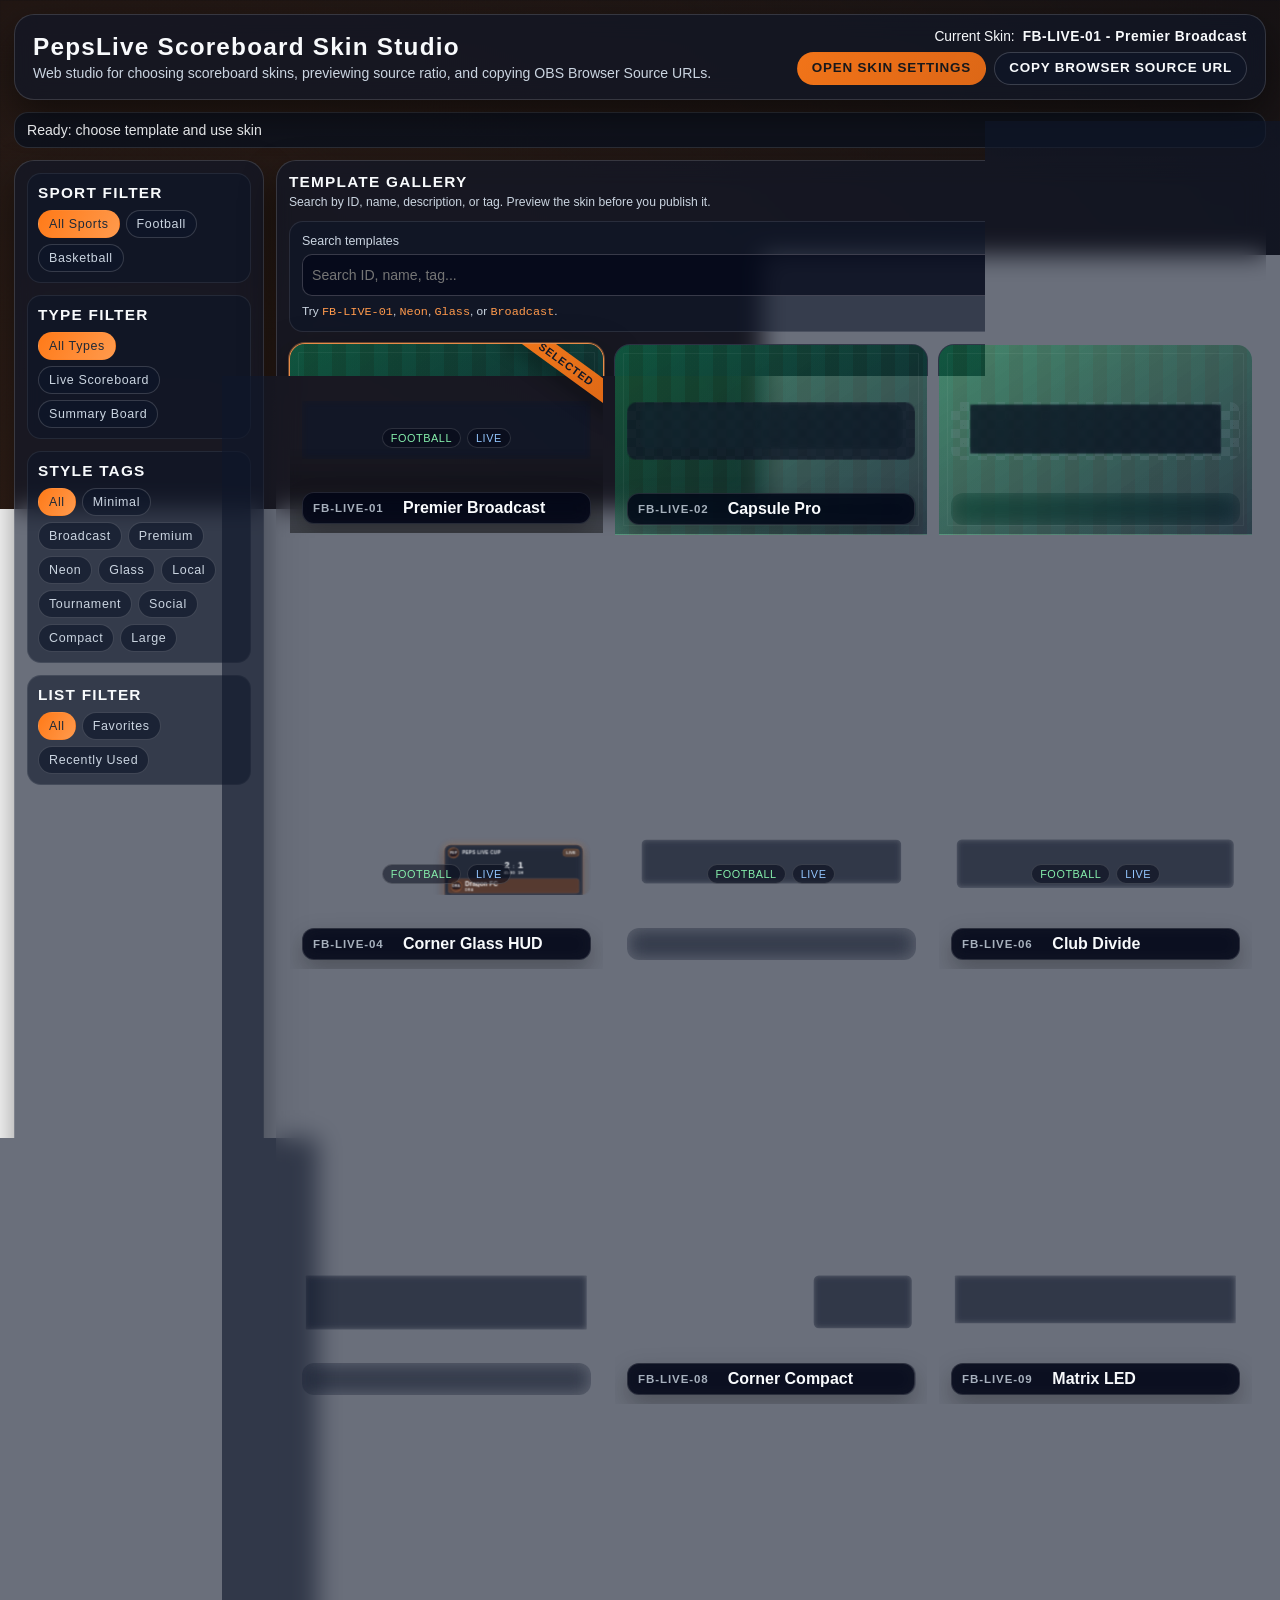
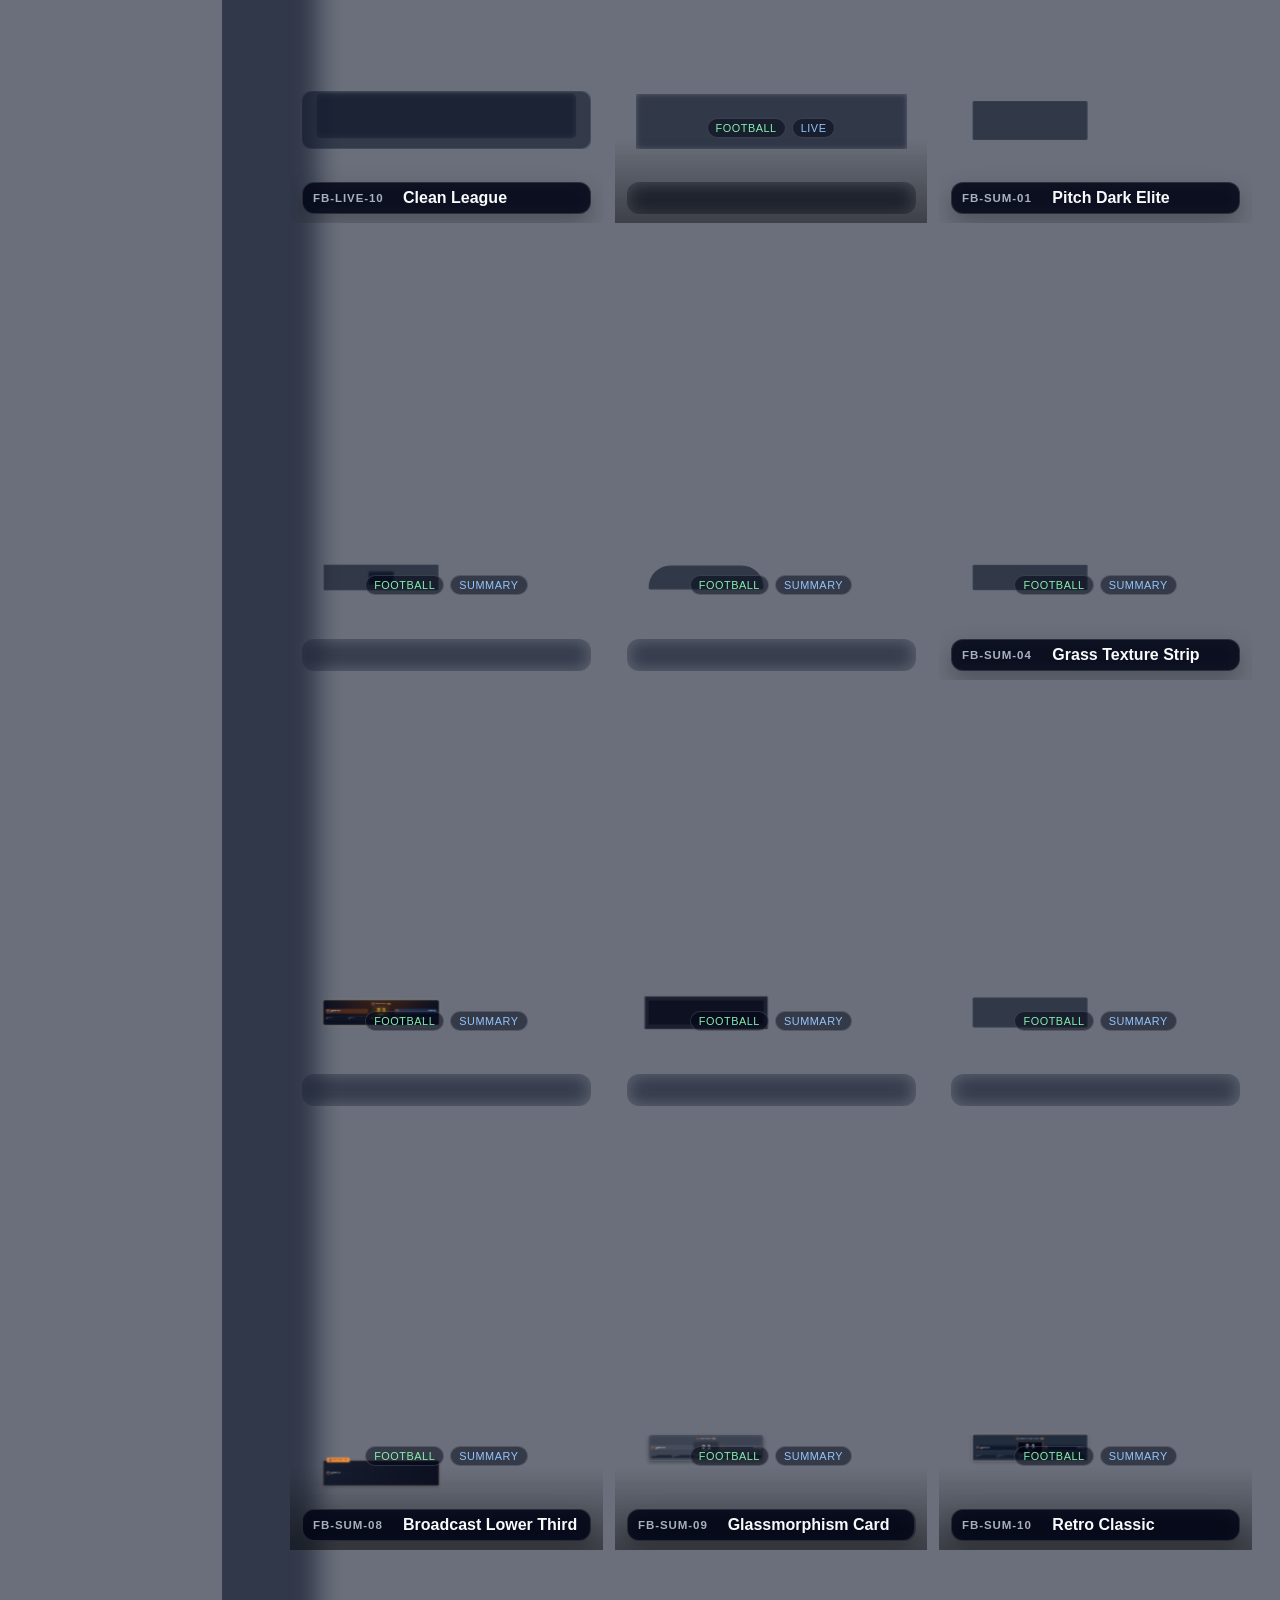
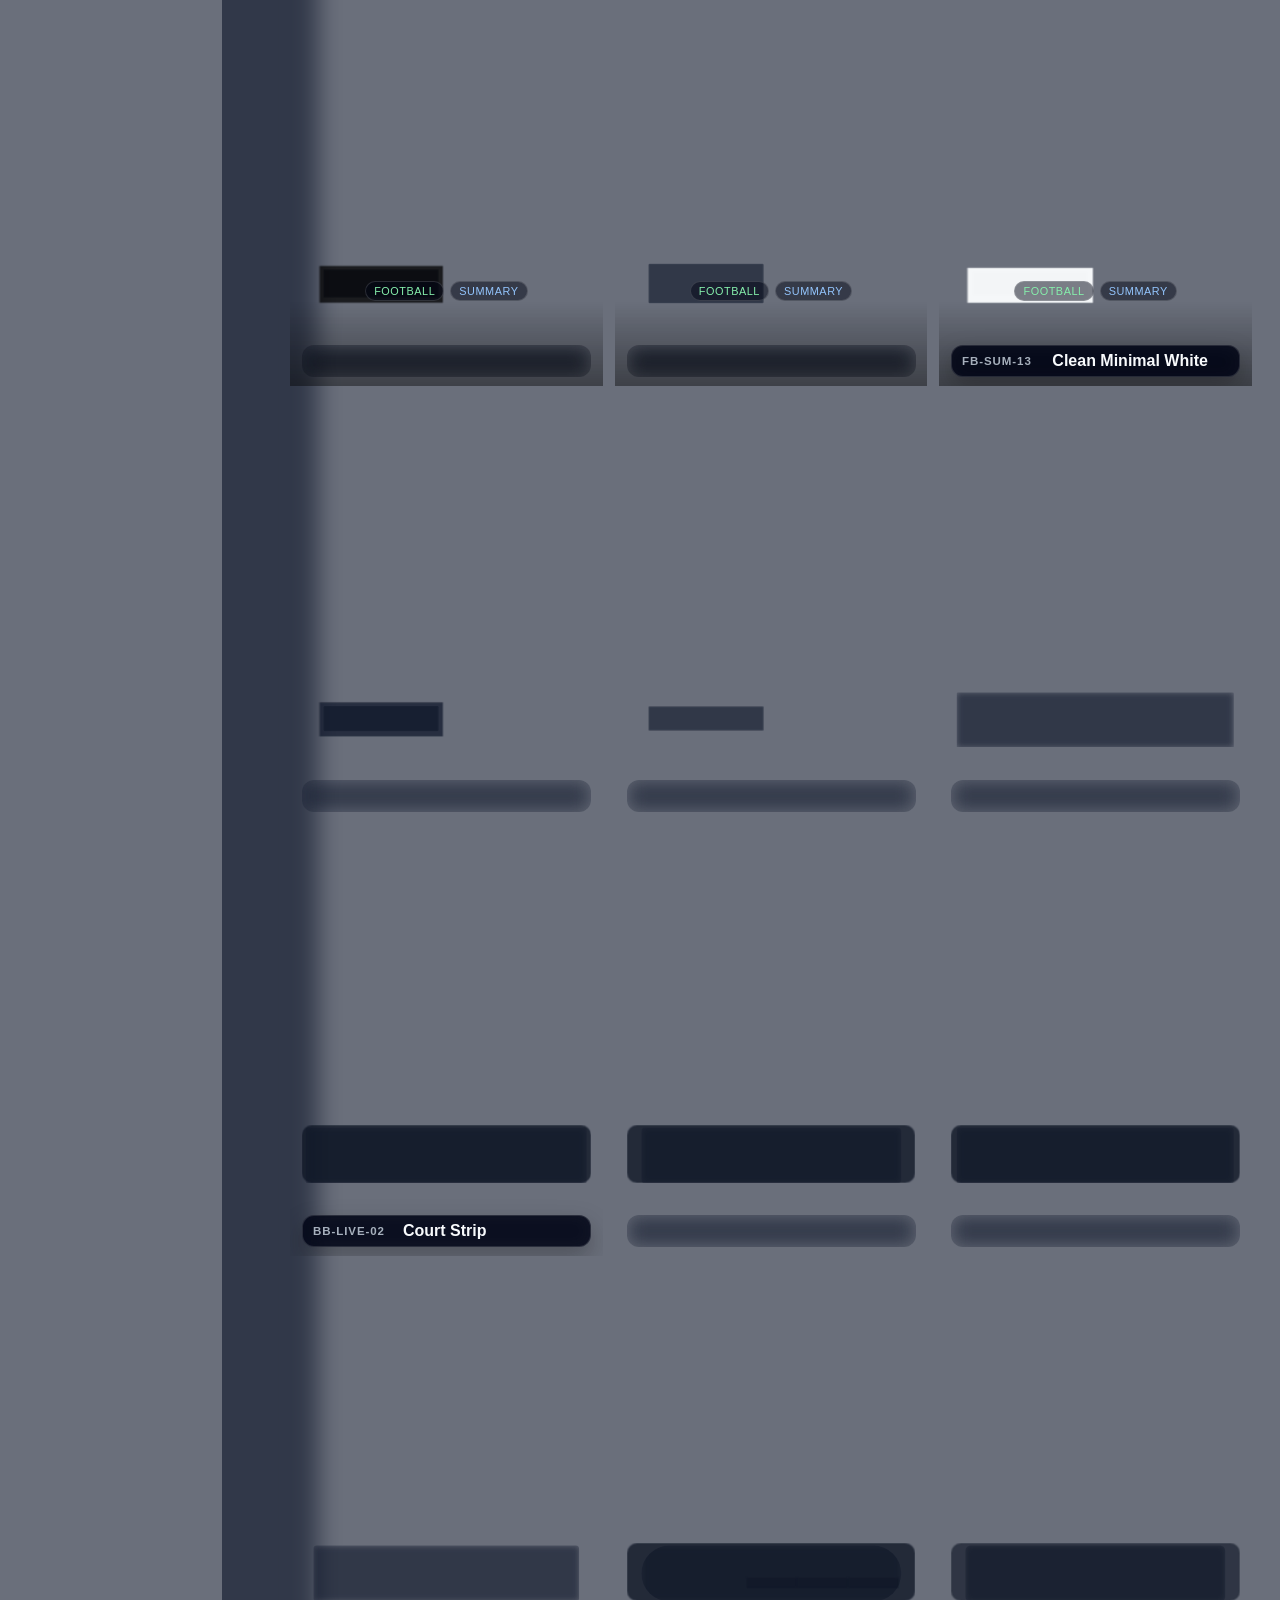
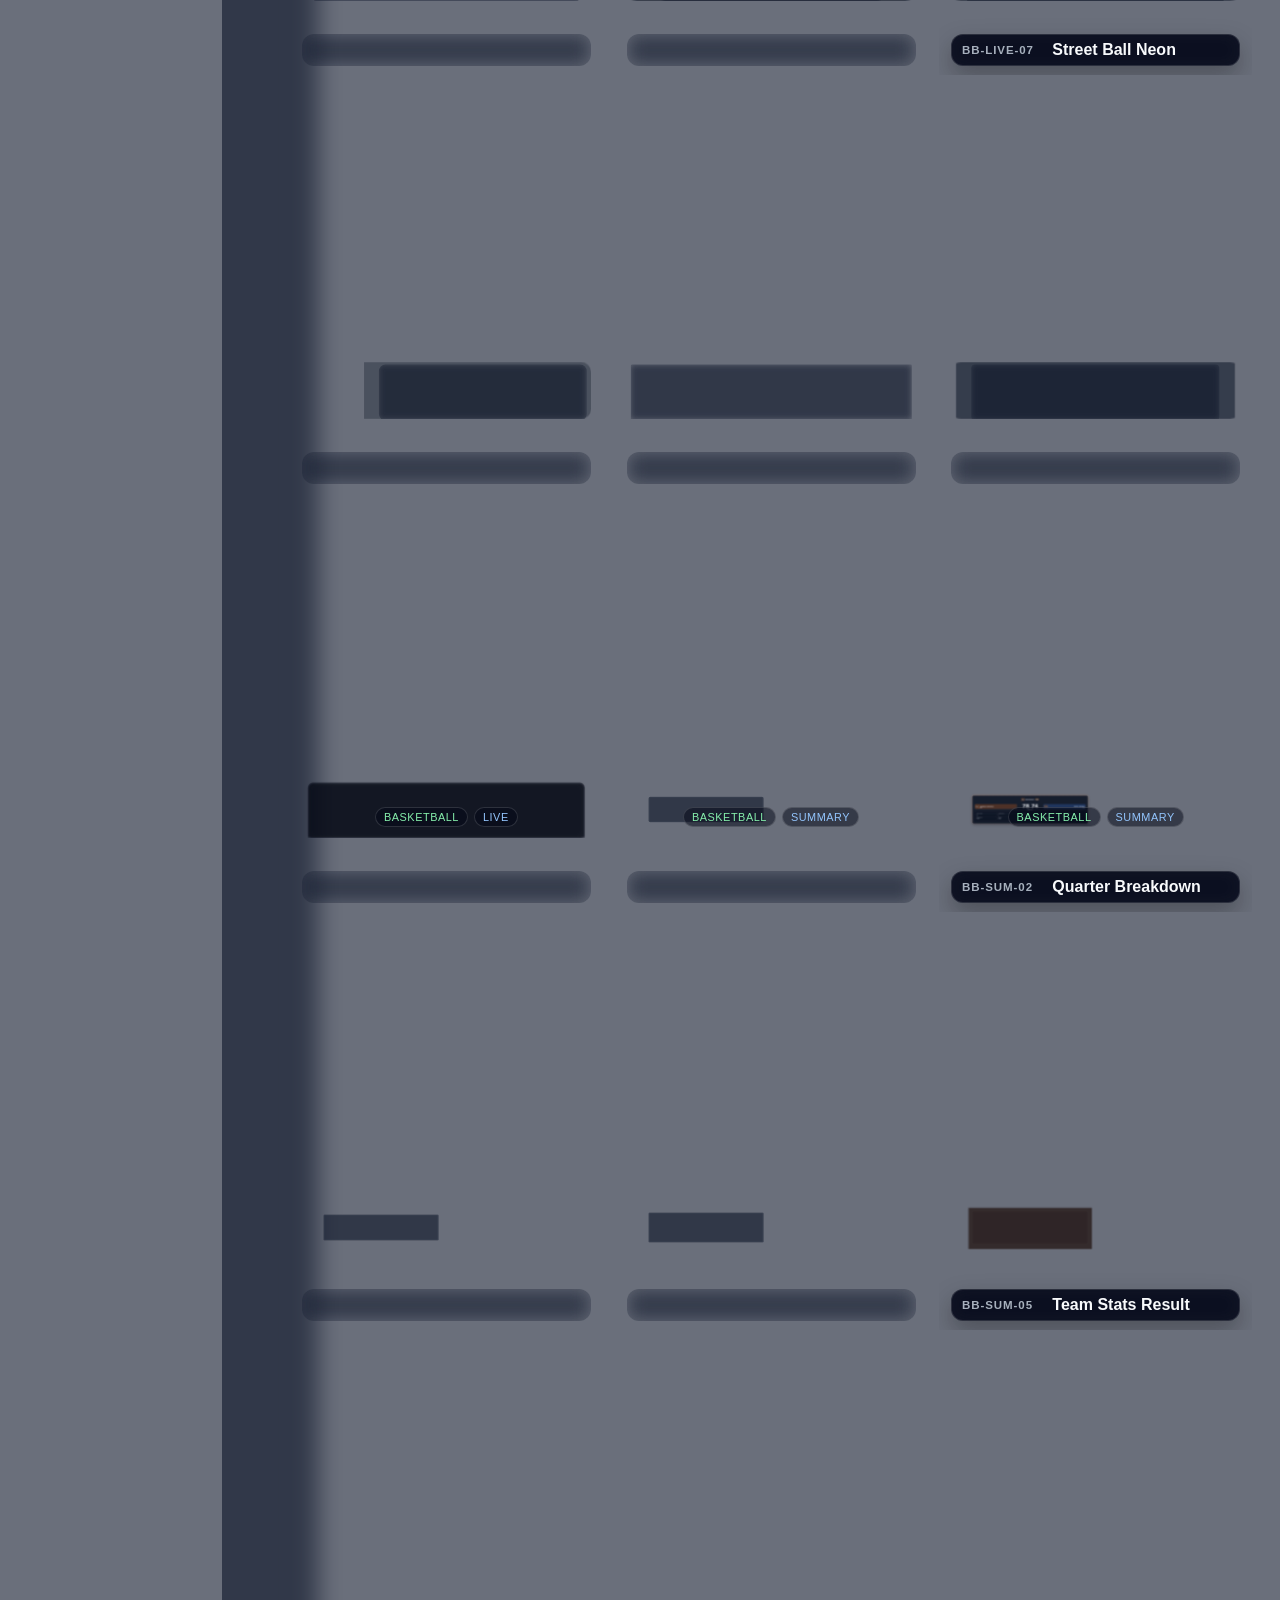
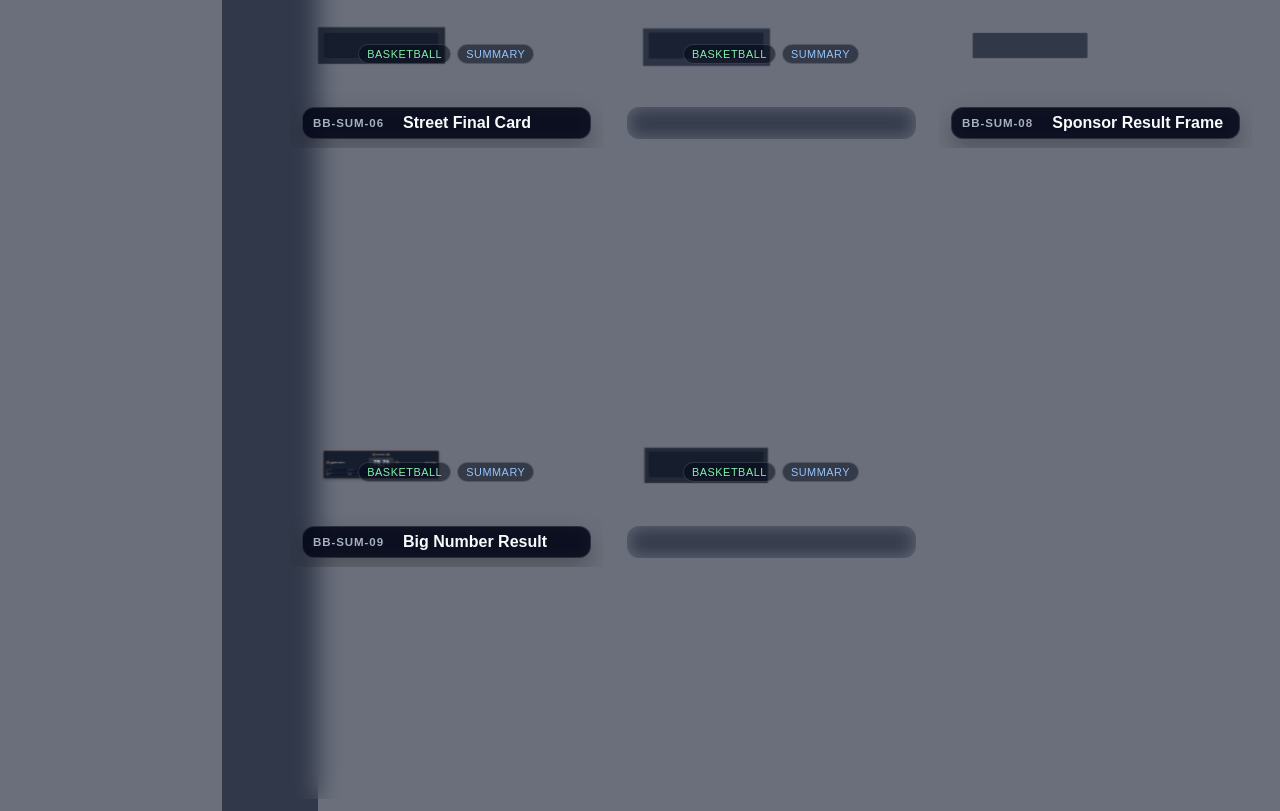
<file: index.html>
<!doctype html>
<html lang="th">
  <head>
    <meta charset="UTF-8" />
    <meta http-equiv="refresh" content="0; url=./dock.html" />
    <meta name="viewport" content="width=device-width, initial-scale=1.0" />
    <title>PepsLive Scoreboard Skin Studio</title>
    <script>
      window.location.replace("./dock.html");
    </script>
  </head>
  <body>
    <p>
      กำลังเปิดหน้า Dock UI...
      <a href="./dock.html">คลิกที่นี่ถ้าไม่ redirect อัตโนมัติ</a>
    </p>
  </body>
</html>
</file>
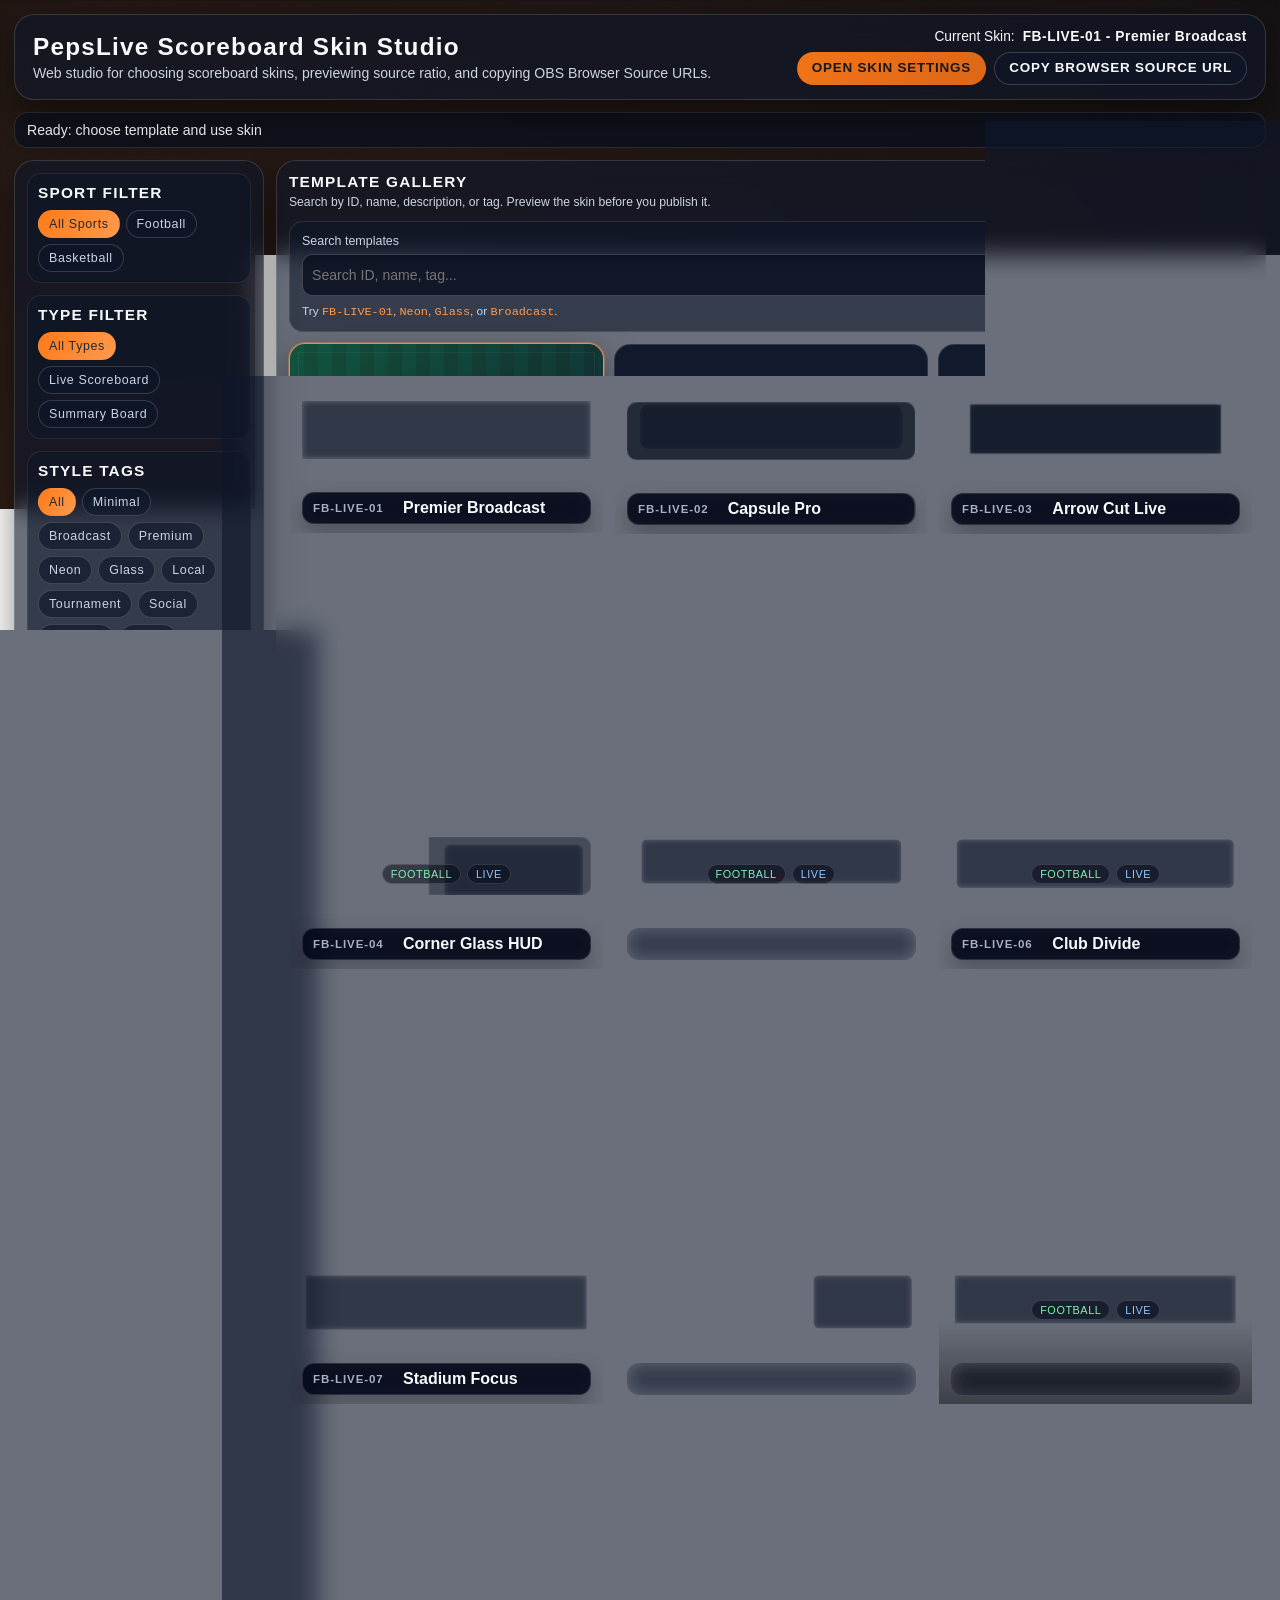
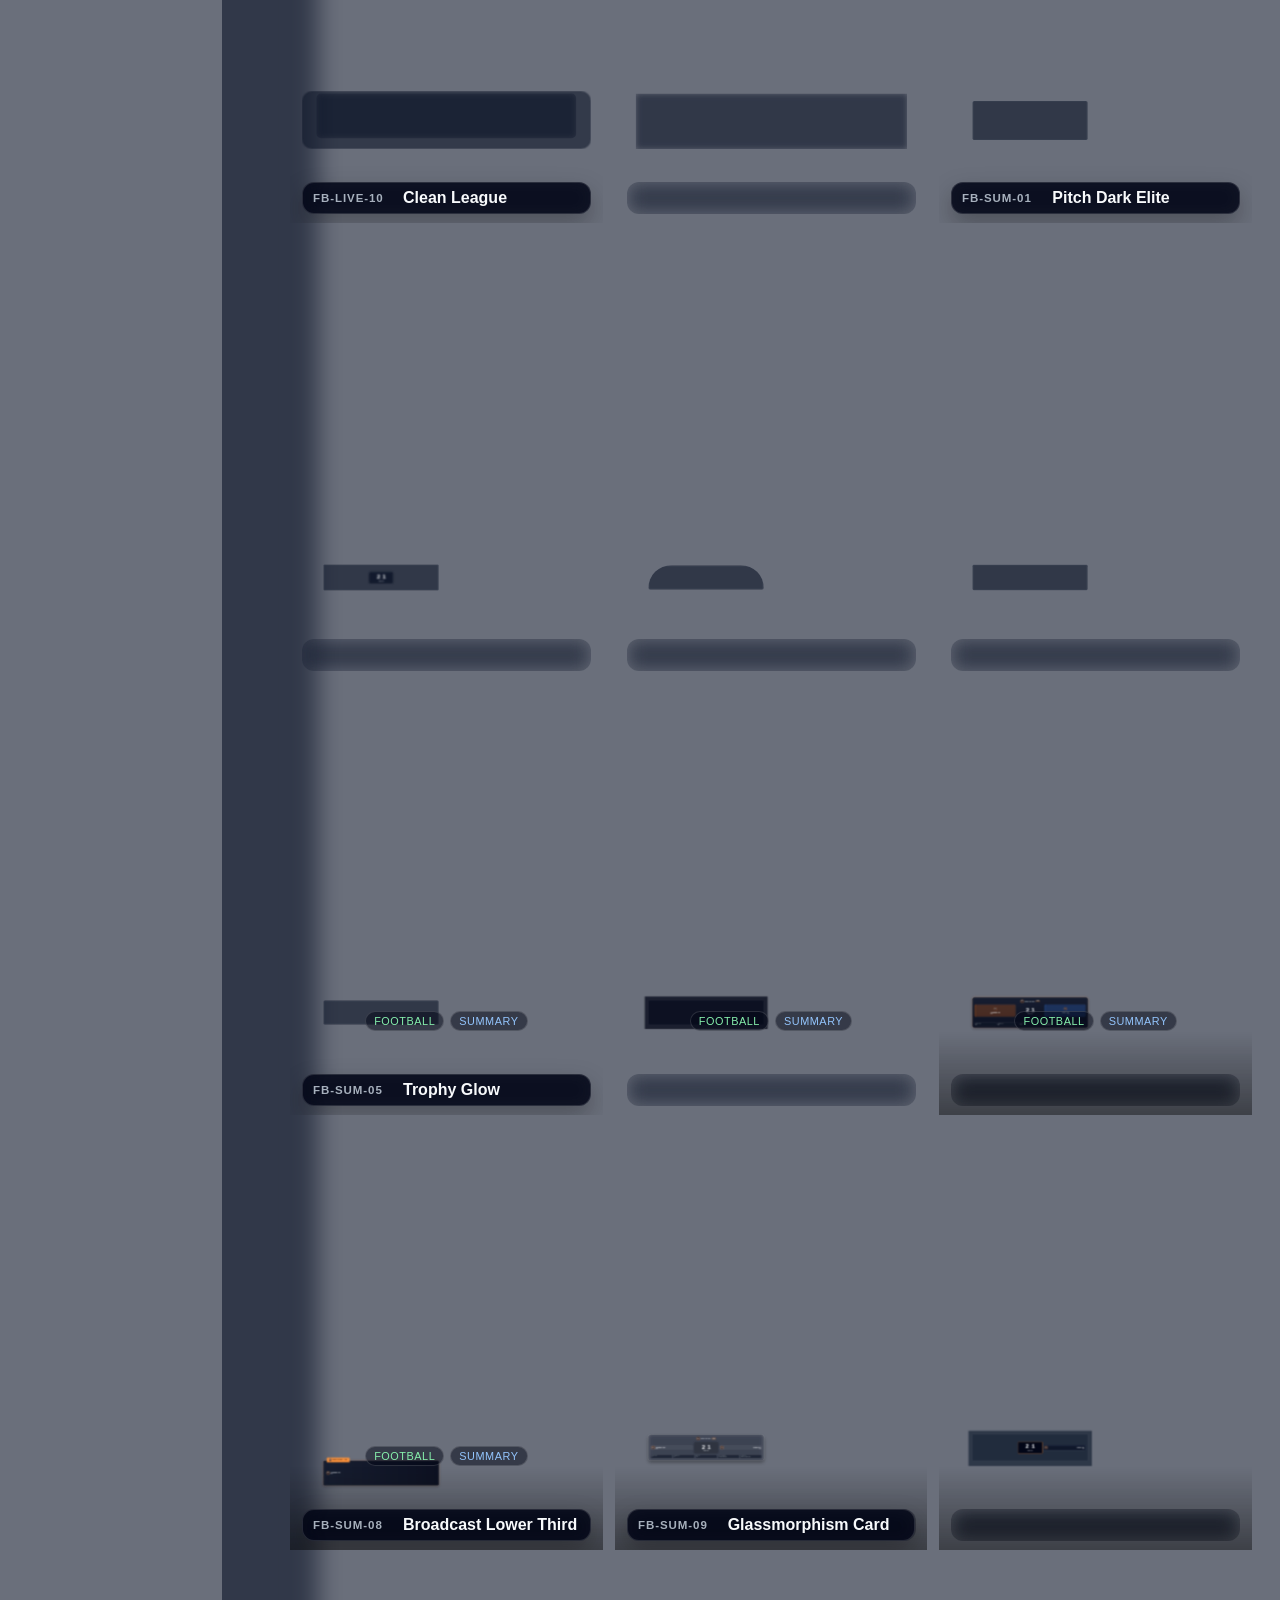
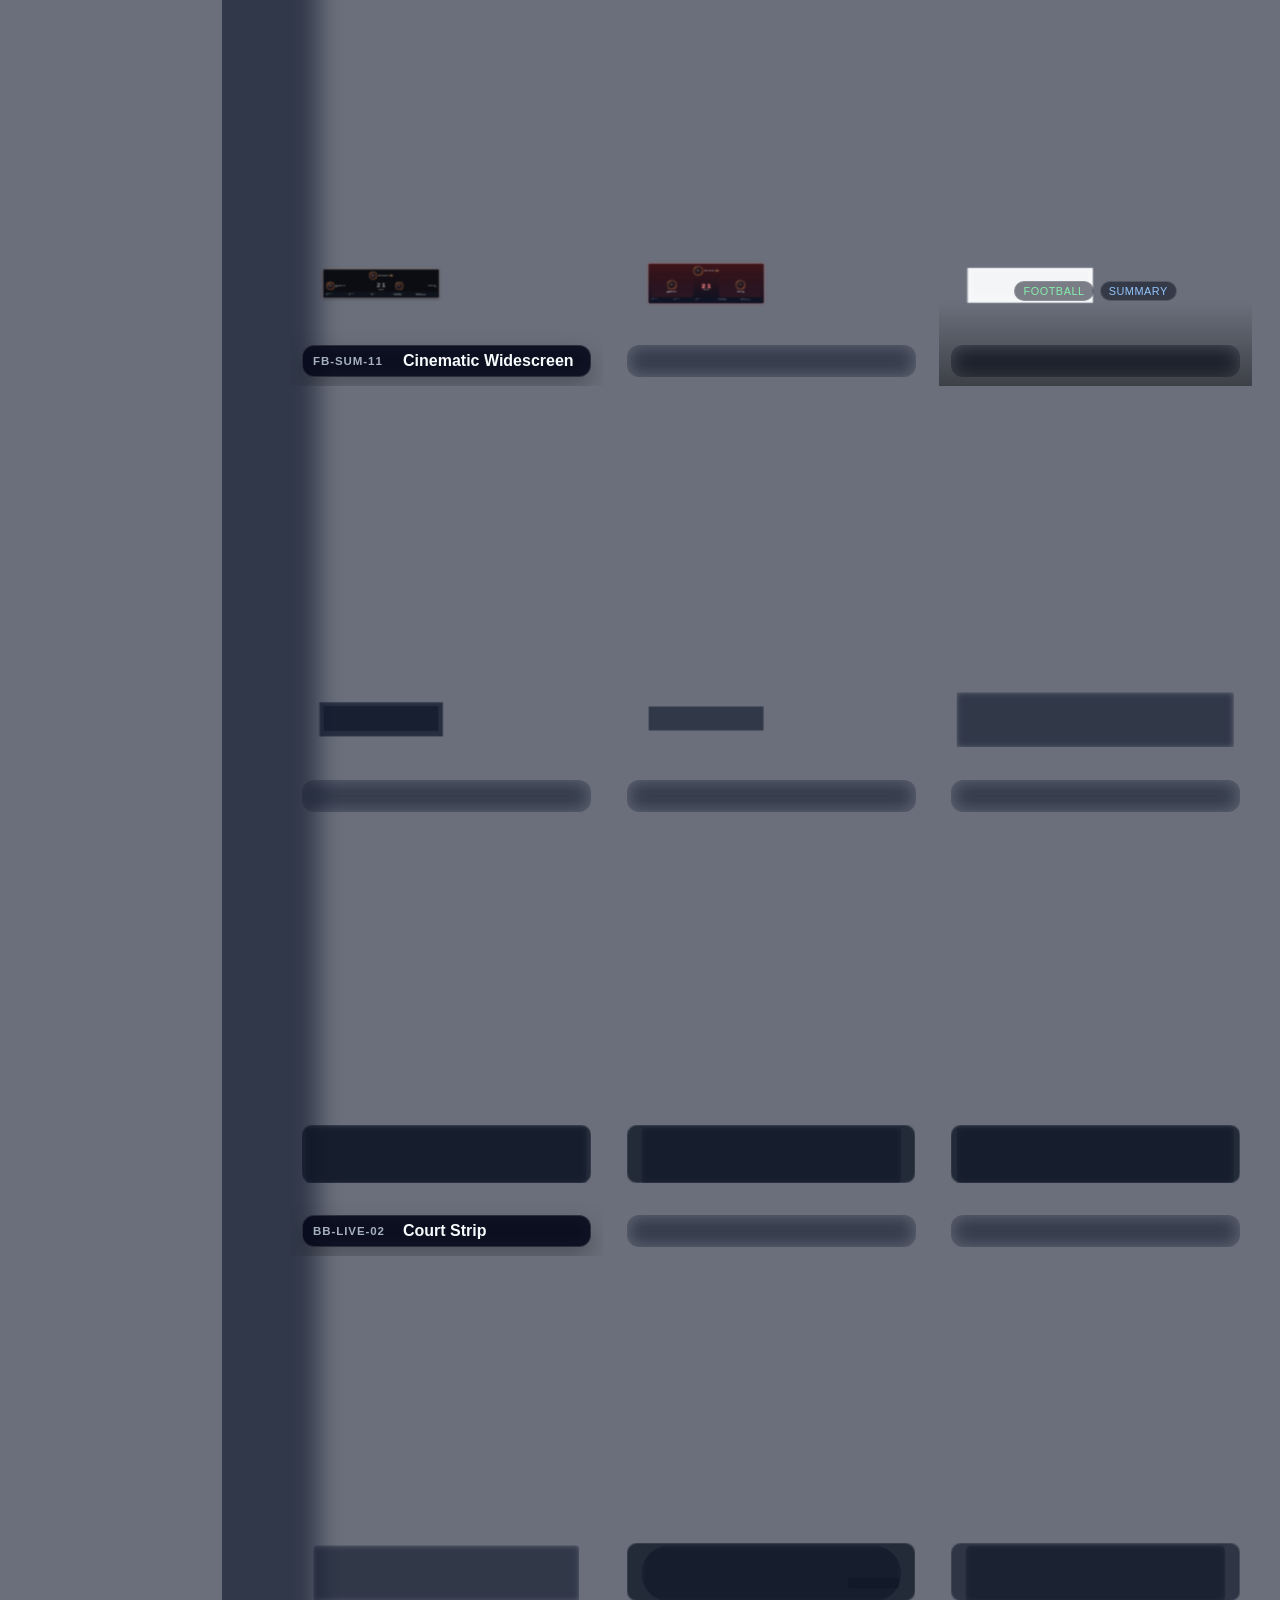
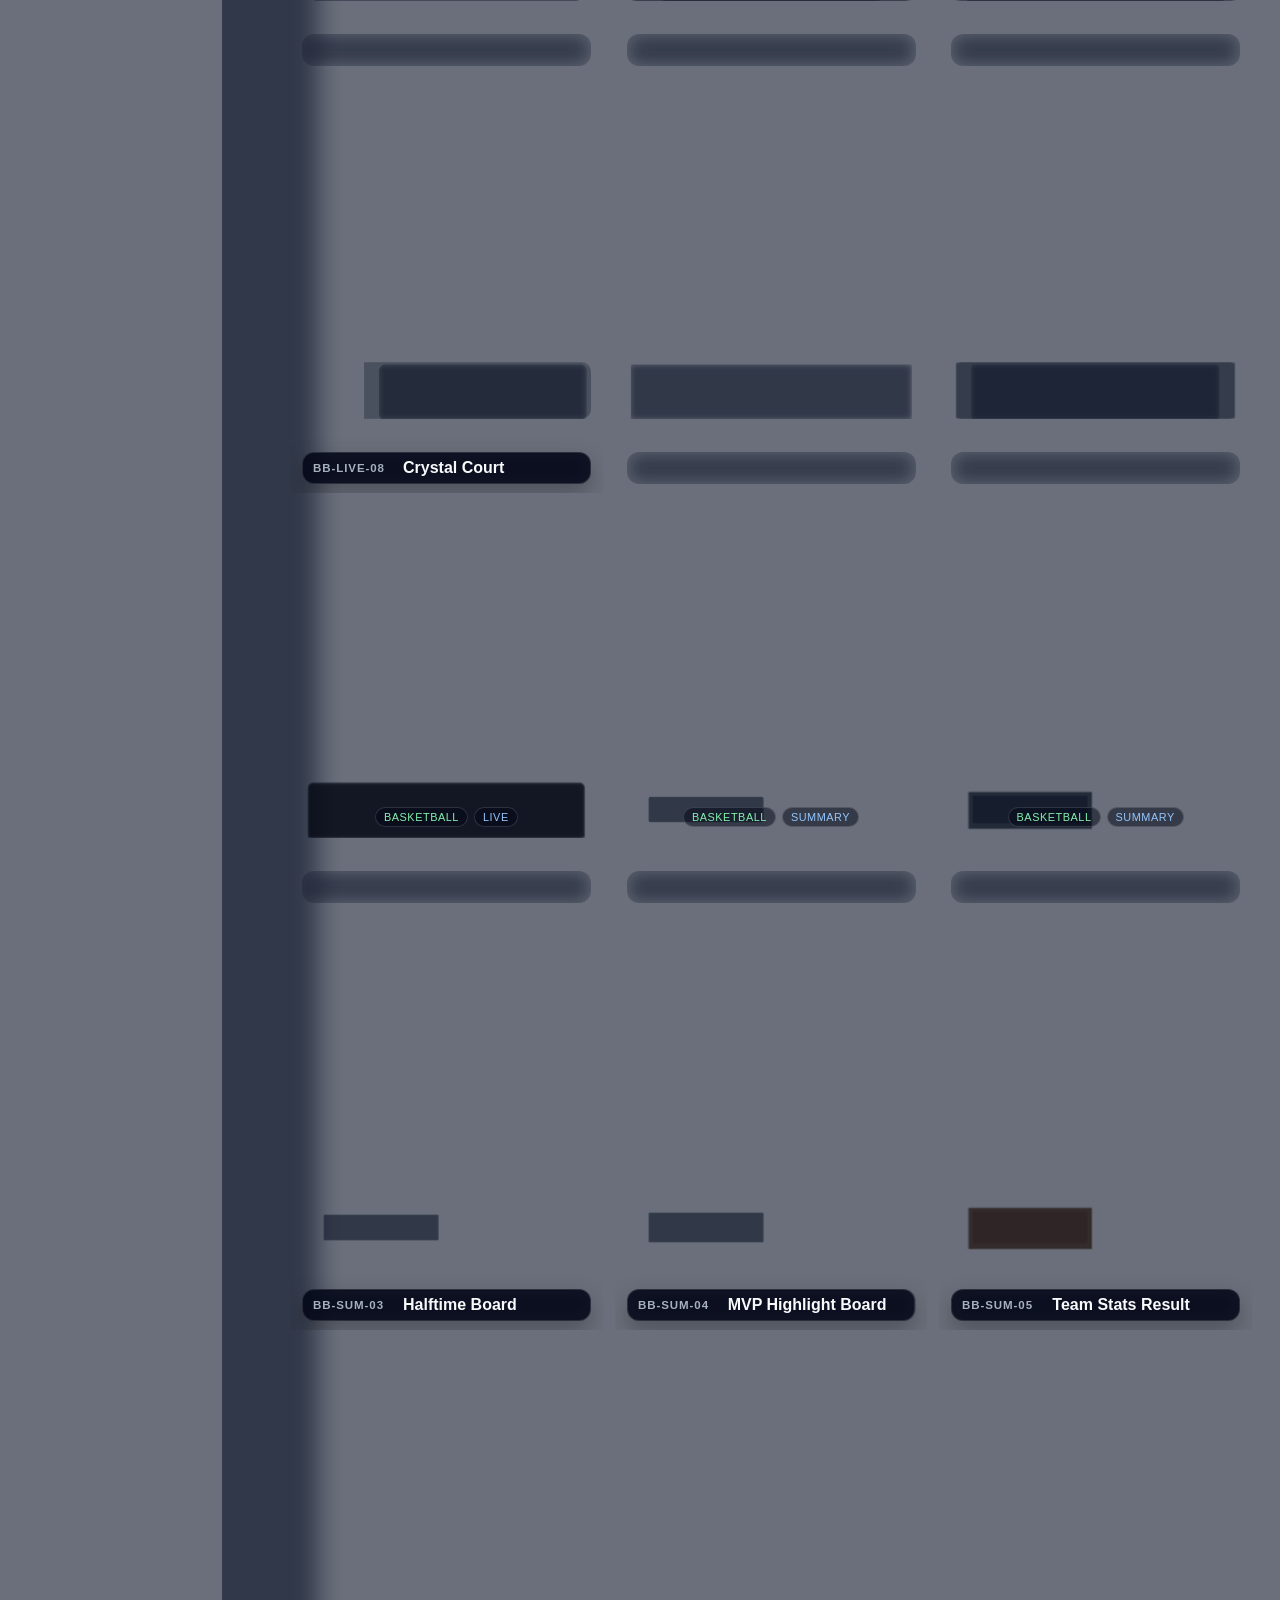
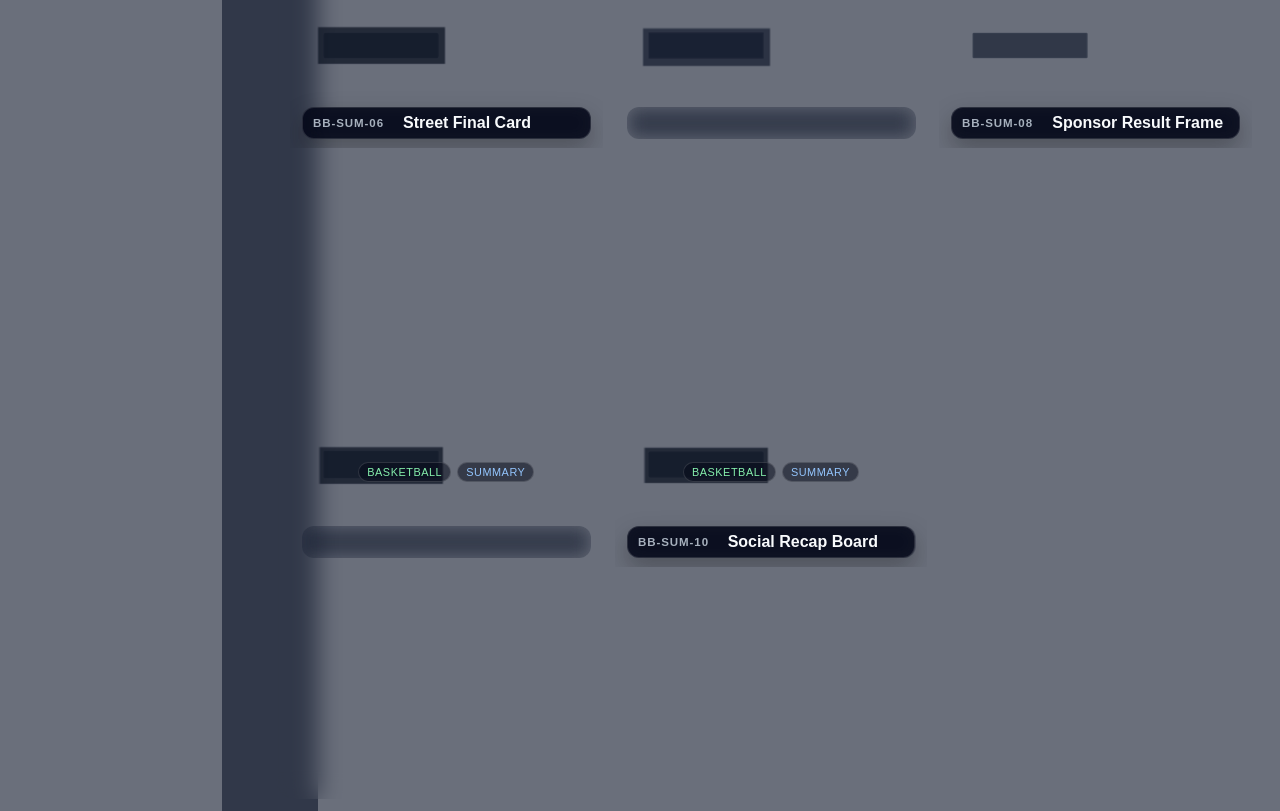
<file: dock.html>
<!doctype html>
<html lang="th">
  <head>
    <meta charset="UTF-8" />
    <meta name="viewport" content="width=device-width, initial-scale=1.0" />
    <title>PepsLive Scoreboard Skin Studio</title>
    <link rel="stylesheet" href="./styles/dock.css?v=20260518-qa2" />
    <link rel="stylesheet" href="./styles/preview.css?v=20260518-qa2" />
    <link rel="stylesheet" href="./styles/responsive.css?v=20260518-qa2" />
  </head>
  <body>
    <div class="dock-app">
      <header class="dock-header glass-panel">
        <div class="brand-block">
          <h1>PepsLive Scoreboard Skin Studio</h1>
          <p>Web studio for choosing scoreboard skins, previewing source ratio, and copying OBS Browser Source URLs.</p>
        </div>
        <div class="header-meta">
          <div class="status-line web-hidden">
            <span>OBS Status:</span>
            <strong id="obsStatusText" class="disconnected">Disconnected</strong>
          </div>
          <div class="status-line current-skin">
            <span>Current Skin:</span>
            <strong id="currentSkinLabel">-</strong>
          </div>
          <div class="header-actions">
            <button type="button" class="capsule-btn primary" id="openSettingsBtn">Open Skin Settings</button>
            <button type="button" class="capsule-btn" id="copyUrlBtn" data-copy-feedback="true">Copy Browser Source URL</button>
            <button type="button" class="capsule-btn primary web-hidden" id="addSourceBtn">Add Source</button>
          </div>
        </div>
      </header>

      <div id="dockMessage" class="dock-message" data-level="info">Loading...</div>

      <div class="dock-layout gallery-layout">
        <aside class="sidebar glass-panel">
          <section class="side-group">
            <h2>Sport Filter</h2>
            <div class="chip-group" id="sportFilter">
              <button type="button" class="chip-btn is-active" data-value="all" aria-pressed="true">All Sports</button>
              <button type="button" class="chip-btn" data-value="football" aria-pressed="false">Football</button>
              <button type="button" class="chip-btn" data-value="basketball" aria-pressed="false">Basketball</button>
            </div>
          </section>

          <section class="side-group">
            <h2>Type Filter</h2>
            <div class="chip-group" id="typeFilter">
              <button type="button" class="chip-btn is-active" data-value="all" aria-pressed="true">All Types</button>
              <button type="button" class="chip-btn" data-value="live" aria-pressed="false">Live Scoreboard</button>
              <button type="button" class="chip-btn" data-value="summary" aria-pressed="false">Summary Board</button>
            </div>
          </section>

          <section class="side-group">
            <h2>Style Tags</h2>
            <div class="chip-group wrap" id="styleFilter"></div>
          </section>

          <section class="side-group">
            <h2>List Filter</h2>
            <div class="chip-group" id="listFilter">
              <button type="button" class="chip-btn is-active" data-value="All" aria-pressed="true">All</button>
              <button type="button" class="chip-btn" data-value="Favorites" aria-pressed="false">Favorites</button>
              <button type="button" class="chip-btn" data-value="Recently Used" aria-pressed="false">Recently Used</button>
            </div>
          </section>
        </aside>

        <main class="main-panel glass-panel">
          <div id="templateGalleryRoot"></div>
        </main>
      </div>
    </div>

    <dialog id="settingsModal" class="settings-modal">
      <div class="settings-modal-shell glass-panel">
        <header class="settings-modal-header">
          <div>
            <p class="eyebrow">Skin Settings Studio</p>
            <h2>Preview, tune, and copy the current scoreboard source</h2>
          </div>
          <button type="button" class="capsule-btn" id="closeSettingsBtn">Close</button>
        </header>

        <div class="settings-modal-body">
          <aside class="settings-preview-column">
            <section class="panel-block preview-panel">
              <div class="preview-head">
                <div>
                  <h2>Source Preview</h2>
                  <p class="tiny-note preview-copy">Preview keeps the same ratio as the selected Browser Source preset.</p>
                </div>
                <small id="previewStatusText">-</small>
              </div>
              <div class="preview-meta-bar">
                <div><strong>Current Skin:</strong> <span id="previewSkinText">-</span></div>
                <div><strong>Sport/Type:</strong> <span id="previewSportTypeText">-</span></div>
                <div><strong>Source Preset:</strong> <span id="previewSourceSizeText">-</span></div>
              </div>
              <div class="inline-row preview-actions">
                <button type="button" class="capsule-btn primary" id="previewCopyProductionBtn" data-copy-feedback="true">Copy Browser Source URL</button>
                <button type="button" class="capsule-btn" id="previewCopyDebugBtn" data-copy-feedback="true">Copy Debug URL</button>
                <button type="button" class="capsule-btn" id="previewExportPngBtn">Export PNG</button>
                <button type="button" class="capsule-btn web-hidden" id="previewAddSourceBtn">Add Source</button>
              </div>
              <div id="previewStage" class="preview-stage bg-transparent-grid">
                <iframe id="overlayPreviewFrame" title="Overlay Preview" loading="eager" allowtransparency="true"></iframe>
                <div id="safeAreaOverlay" class="safe-layer safe-off"></div>
              </div>
              <div class="contract-summary compact-contract">
                <div class="status-chip" id="contractStatusText" data-state="ok">Render Contract: checking...</div>
              </div>
            </section>
          </aside>

          <section class="settings-controls-column" aria-label="Scoreboard settings">
            <section class="panel-block">
              <h2>Preview Tools</h2>
              <div class="preview-controls">
                <label>
                  <span>Background Test Mode</span>
                  <select id="backgroundModeSelect" class="ui-select"></select>
                </label>
                <label>
                  <span>Safe Area Preview</span>
                  <select id="safeAreaSelect" class="ui-select"></select>
                </label>
                <label>
                  <span>Animation Preset</span>
                  <select id="animationPresetSelect" class="ui-select"></select>
                </label>
                <label>
                  <span>Slot Inspector</span>
                  <select id="slotInspectorSelect" class="ui-select"></select>
                </label>
                <label>
                  <span>Visual QA Mode</span>
                  <select id="visualQaModeSelect" class="ui-select"></select>
                </label>
              </div>
              <div class="display-options-panel">
                <div class="mini-title-row">
                  <h3 class="mini-title">Scoreboard Parts</h3>
                  <span class="tiny-note">Team names and scores stay available as core slots.</span>
                </div>
                <div id="displayOptionsForm" class="slot-toggle-grid">
                  <label class="slot-toggle"><input type="checkbox" data-display-option="eventLogo" checked /> <span>Event Logo</span></label>
                  <label class="slot-toggle"><input type="checkbox" data-display-option="eventName" checked /> <span>Event Name</span></label>
                  <label class="slot-toggle"><input type="checkbox" data-display-option="teamLogos" checked /> <span>Team Logos</span></label>
                  <label class="slot-toggle"><input type="checkbox" data-display-option="teamShortNames" checked /> <span>Short Names</span></label>
                  <label class="slot-toggle"><input type="checkbox" data-display-option="gameClock" checked /> <span>Clock</span></label>
                  <label class="slot-toggle"><input type="checkbox" data-display-option="periodLabel" checked /> <span>Period</span></label>
                  <label class="slot-toggle"><input type="checkbox" data-display-option="statusLabel" checked /> <span>Status</span></label>
                  <label class="slot-toggle"><input type="checkbox" data-display-option="extraRow" checked /> <span>Extra Stats</span></label>
                  <label class="slot-toggle text-mode-toggle">
                    <span>Team Logo Position</span>
                    <select class="ui-select compact-select" data-display-option="teamLogoPosition">
                      <option value="same-left">Left / Left</option>
                      <option value="same-right">Right / Right</option>
                      <option value="outer">Outer: Left / Right</option>
                      <option value="inner">Inner: Right / Left</option>
                    </select>
                  </label>
                  <label class="slot-toggle text-mode-toggle">
                    <span>Browser Source Text</span>
                    <select class="ui-select compact-select" data-display-option="textMode">
                      <option value="full">Full Text</option>
                      <option value="blank">Blank Plates</option>
                    </select>
                  </label>
                  <label class="slot-toggle text-mode-toggle">
                    <span>Team Name Alignment</span>
                    <div class="btn-group compact" id="teamNameAlignGroup" role="group" aria-label="Team name alignment">
                      <button type="button" class="btn-group-item" data-value="same-left" title="Both team names align left">Left / Left</button>
                      <button type="button" class="btn-group-item" data-value="same-right" title="Both team names align right">Right / Right</button>
                      <button type="button" class="btn-group-item is-active" data-value="outer" title="Home name left, away name right">Outer L / R</button>
                      <button type="button" class="btn-group-item" data-value="inner" title="Home name right, away name left">Inner R / L</button>
                    </div>
                  </label>
                  <label class="slot-toggle layout-control"><span>Event Text</span><input type="range" data-display-option="eventNameFontSize" min="8" max="64" step="1" /></label>
                  <label class="slot-toggle layout-control"><span>Team Name</span><input type="range" data-display-option="teamNameFontSize" min="10" max="96" step="1" /></label>
                  <label class="slot-toggle layout-control"><span>Short Name</span><input type="range" data-display-option="teamShortNameFontSize" min="8" max="48" step="1" /></label>
                  <label class="slot-toggle layout-control"><span>Score Size</span><input type="range" data-display-option="scoreFontSize" min="16" max="160" step="1" /></label>
                  <label class="slot-toggle layout-control"><span>Clock Size</span><input type="range" data-display-option="clockFontSize" min="8" max="48" step="1" /></label>
                  <label class="slot-toggle layout-control"><span>Period Size</span><input type="range" data-display-option="periodFontSize" min="8" max="48" step="1" /></label>
                  <label class="slot-toggle layout-control"><span>Status Size</span><input type="range" data-display-option="statusFontSize" min="8" max="48" step="1" /></label>
                  <label class="slot-toggle layout-control"><span>Extra Text</span><input type="range" data-display-option="extraFontSize" min="8" max="42" step="1" /></label>
                  <label class="slot-toggle layout-control"><span>Board Width %</span><input type="range" data-display-option="boardWidthPercent" min="30" max="100" step="1" /></label>
                  <label class="slot-toggle layout-control"><span>Board Height</span><input type="range" data-display-option="boardMinHeight" min="0" max="1080" step="4" /></label>
                  <label class="slot-toggle layout-control"><span>Score Box Width</span><input type="range" data-display-option="scoreBoxWidth" min="80" max="720" step="4" /></label>
                  <label class="slot-toggle layout-control"><span>Team Box Height</span><input type="range" data-display-option="teamBoxMinHeight" min="0" max="360" step="4" /></label>
                </div>
              </div>
              <label class="contract-report-label">
                <span>Template Contract Report</span>
                <textarea id="contractReportArea" class="json-area small" readonly></textarea>
              </label>
            </section>

            <section class="panel-block">
              <h2>Theme Editor</h2>
              <div class="event-logo-panel">
                <div>
                  <h3 class="mini-title">Event Logo & Auto Theme</h3>
                  <p class="tiny-note">Upload an event logo for this skin preview. Colors can be pulled into the theme, then adjusted manually.</p>
                </div>
                <div class="event-logo-grid">
                  <div id="eventLogoPreview" class="event-logo-preview"><span>No event logo</span></div>
                  <div class="event-logo-controls">
                    <label>
                      <span>Event Logo Image</span>
                      <input id="eventLogoInput" type="file" accept="image/*" />
                    </label>
                    <label class="slot-toggle compact-toggle">
                      <input id="eventLogoAutoTheme" type="checkbox" checked />
                      <span>Auto apply logo colors</span>
                    </label>
                    <div id="eventPaletteSwatches" class="palette-swatches"></div>
                    <div class="inline-row">
                      <button type="button" class="capsule-btn" id="applyEventPaletteBtn">Apply Palette</button>
                      <button type="button" class="capsule-btn" id="clearEventLogoBtn">Clear Logo</button>
                    </div>
                    <p id="eventLogoStatusText" class="tiny-note">No event logo override.</p>
                  </div>
                </div>
              </div>
              <div id="themeEditorRoot"></div>
            </section>

            <section class="panel-block">
              <h2>Skin Presets</h2>
              <p class="tiny-note">Save the current skin, theme, and display settings as a named preset for quick switching during events.</p>
              <div class="inline-row">
                <input type="text" id="presetNameInput" class="text-input" placeholder="e.g. Cup Final 2026 — Live" />
                <button type="button" class="capsule-btn primary" id="savePresetBtn">Save Preset</button>
              </div>
              <ul id="presetListEl" class="preset-list"></ul>
            </section>

            <section class="panel-block source-export-panel">
              <h2>Browser Source Export</h2>
              <p class="tiny-note">Choose source size, copy production/debug URLs, and add them manually in OBS Browser Source.</p>
              <div class="obs-mode-grid web-hidden">
                <div class="obs-mode-card">
                  <div class="obs-mode-title">WebSocket Mode</div>
                  <div class="tiny-note">Connect to OBS if the websocket bridge is available.</div>
                </div>
                <div class="obs-mode-card">
                  <div class="obs-mode-title">Manual Mode</div>
                  <div class="tiny-note">Copy the Production URL and add a Browser Source manually.</div>
                </div>
              </div>
              <div class="obs-form web-hidden">
                <label><span>Host</span><input id="obsHost" type="text" placeholder="localhost" /></label>
                <label><span>Port</span><input id="obsPort" type="text" placeholder="4455" /></label>
                <label><span>Password</span><input id="obsPassword" type="password" placeholder="OBS WebSocket Password" /></label>
              </div>
              <div class="status-chip web-hidden" id="obsPanelStatusText" data-state="warn">manual mode</div>
              <div class="meta-grid web-hidden">
                <div><strong>Current Scene:</strong> <span id="obsCurrentSceneText">-</span></div>
                <div><strong>Connection Error:</strong> <span id="obsConnectionErrorText">-</span></div>
              </div>
              <div class="inline-row web-hidden">
                <button type="button" class="capsule-btn primary" id="obsConnectBtn">Connect OBS</button>
                <button type="button" class="capsule-btn" id="obsDisconnectBtn">Disconnect OBS</button>
                <button type="button" class="capsule-btn" id="obsTestBtn">Test Connection</button>
              </div>
              <div class="inline-row web-hidden">
                <button type="button" class="capsule-btn" id="addLiveSourceBtn">Add Live Scoreboard Source</button>
                <button type="button" class="capsule-btn" id="addSummarySourceBtn">Add Summary Board Source</button>
              </div>
              <div class="inline-row web-hidden">
                <label class="inline-label">
                  <span>Refresh Target</span>
                  <select id="obsRefreshTargetSelect" class="ui-select"><option value="live">Live Source</option><option value="summary">Summary Source</option></select>
                </label>
                <button type="button" class="capsule-btn" id="refreshSelectedSourceBtn">Refresh Selected Source</button>
                <button type="button" class="capsule-btn" id="forceRefreshSourceBtn">Force Refresh Source</button>
              </div>
              <div class="inline-row">
                <button type="button" class="capsule-btn" id="regenerateUrlBtn">Regenerate URL</button>
                <button type="button" class="capsule-btn" id="copyFreshUrlBtn">Copy Fresh URL</button>
                <button type="button" class="capsule-btn" id="obsHealthBtn">Source Health Check</button>
              </div>
              <div class="inline-grid obs-preset-grid">
                <label><span>Live Source Preset</span><select id="livePresetSelect" class="ui-select"></select></label>
                <label><span>Summary Source Preset</span><select id="summaryPresetSelect" class="ui-select"></select></label>
              </div>
              <div class="meta-grid">
                <div><strong>Selected Skin:</strong> <span id="obsSelectedSkinText">-</span></div>
                <div><strong>Selected Live Preset:</strong> <span id="obsSelectedLivePresetText">-</span></div>
                <div><strong>Selected Summary Preset:</strong> <span id="obsSelectedSummaryPresetText">-</span></div>
              </div>
              <h3 class="mini-title">Production & Debug URLs</h3>
              <label><span>Live Production URL</span><textarea id="liveProductionUrlText" class="json-area small" readonly></textarea></label>
              <div class="inline-row">
                <button type="button" class="capsule-btn" id="copyLiveProductionUrlBtn" data-copy-feedback="true">Copy Live Production URL</button>
                <button type="button" class="capsule-btn" id="copyLiveDebugUrlBtn" data-copy-feedback="true">Copy Live Debug URL</button>
              </div>
              <label><span>Summary Production URL</span><textarea id="summaryProductionUrlText" class="json-area small" readonly></textarea></label>
              <div class="inline-row">
                <button type="button" class="capsule-btn" id="copySummaryProductionUrlBtn" data-copy-feedback="true">Copy Summary Production URL</button>
                <button type="button" class="capsule-btn" id="copySummaryDebugUrlBtn" data-copy-feedback="true">Copy Summary Debug URL</button>
              </div>
              <h3 class="mini-title">Recommended OBS Settings</h3>
              <div class="tiny-note">Live: Browser 900x180. Summary: Browser 1920x1080. Transparent CSS is preserved.</div>
              <label><span>OBS Custom CSS</span><textarea id="obsCustomCssText" class="json-area small" readonly>body { background-color: rgba(0, 0, 0, 0); margin: 0; overflow: hidden; }</textarea></label>
              <div class="inline-row">
                <button type="button" class="capsule-btn" id="copyObsCssBtn" data-copy-feedback="true">Copy OBS Custom CSS</button>
                <button type="button" class="capsule-btn" id="copyLiveUrlBtn" data-copy-feedback="true">Copy Live URL</button>
                <button type="button" class="capsule-btn" id="copySummaryUrlBtn" data-copy-feedback="true">Copy Summary URL</button>
              </div>
              <h3 class="mini-title">Portable State URLs (Phase 4.3)</h3>
              <p class="tiny-note">Portable URLs embed skin, theme, and display options into the URL itself — no localStorage required. Ideal for OBS Browser Sources that run in an isolated storage profile. Live scores still require same-origin sync or a future backend relay.</p>
              <label><span>Portable Live URL</span><textarea id="portableLiveUrlText" class="json-area small" readonly></textarea></label>
              <div class="inline-row">
                <button type="button" class="capsule-btn primary" id="copyPortableLiveUrlBtn" data-copy-feedback="true">Copy Portable Live URL</button>
              </div>
              <label><span>Portable Summary URL</span><textarea id="portableSummaryUrlText" class="json-area small" readonly></textarea></label>
              <div class="inline-row">
                <button type="button" class="capsule-btn primary" id="copyPortableSummaryUrlBtn" data-copy-feedback="true">Copy Portable Summary URL</button>
              </div>
              <h3 class="mini-title">Relay Config (Phase 4.4)</h3>
              <p class="tiny-note">Set a public JSON URL that returns a PepsLive state payload. Overlays with <code>?relay=</code> will poll it for live score updates — works across any origin or OBS storage profile.</p>
              <div class="inline-grid obs-preset-grid">
                <label><span>Relay JSON URL</span><input id="relayUrlInput" type="url" class="text-input" placeholder="https://gist.githubusercontent.com/…/raw/state.json" /></label>
                <label><span>Poll Interval (sec)</span><input id="relayIntervalInput" type="number" class="text-input" value="1" min="1" max="60" /></label>
              </div>
              <div class="inline-row">
                <button type="button" class="capsule-btn primary" id="copyRelayLiveUrlBtn" data-copy-feedback="true">Copy Relay Live URL</button>
                <button type="button" class="capsule-btn primary" id="copyRelaySummaryUrlBtn" data-copy-feedback="true">Copy Relay Summary URL</button>
              </div>
              <div class="inline-row">
                <button type="button" class="capsule-btn" id="exportStateRelayBtn">Export State as Relay JSON</button>
                <button type="button" class="capsule-btn" id="testRelayUrlBtn">Test Relay URL</button>
              </div>
              <div class="status-chip" id="relayTestStatusText" data-state="warn">not tested</div>
              <h3 class="mini-title">Health Check</h3>
              <div class="status-chip" id="obsHealthStatusText" data-state="warn">Health status: not checked</div>
              <textarea id="obsHealthResultArea" class="json-area small" readonly></textarea>
              <h3 class="mini-title">Manual Setup Guide</h3>
              <div class="tiny-note" id="obsManualGuideText">If OBS WebSocket is unavailable, copy the Production URL above into OBS Browser Source and use the selected preset size.</div>
            </section>

            <section class="panel-block integration-card">
              <h2>PepsLive Dock Integration</h2>
              <p class="tiny-note">Monitor/debug only. Match control stays in the original PepsLive Dock UI.</p>
              <label>
                <span>Integration Mode</span>
                <select id="integrationModeSelect" class="ui-select"><option value="Off">Off</option><option value="Listen Only" selected>Listen Only</option><option value="Manual Test">Manual Test</option></select>
              </label>
              <div class="status-chip" id="integrationPayloadStatusText" data-state="ok">Payload Status: waiting</div>
              <div class="meta-grid">
                <div><strong>Current Data Source:</strong> <span id="integrationDataSourceText">Mock Data</span></div>
                <div><strong>Last Dock Update:</strong> <span id="integrationLastDockUpdateText">-</span></div>
                <div><strong>Last Payload Source:</strong> <span id="integrationLastPayloadSourceText">-</span></div>
                <div><strong>Current Sport:</strong> <span id="integrationCurrentSportText">-</span></div>
                <div><strong>Current Skin:</strong> <span id="integrationCurrentSkinText">-</span></div>
              </div>
              <label><span>Current Match Preview</span><textarea id="integrationCurrentMatchPreviewArea" class="json-area small" readonly></textarea></label>
            </section>

            <section class="panel-block data-bridge-card">
              <h2>Data Bridge</h2>
              <p class="tiny-note">Data ingest/debug only. No score or timer controls are included here.</p>
              <div class="status-chip" id="bridgeStatusText" data-state="ok">initializing...</div>
              <div class="meta-grid">
                <div><strong>Current Protocol:</strong> <span id="currentProtocolText">-</span></div>
                <div><strong>Last Sync Time:</strong> <span id="lastSyncTimeText">-</span></div>
              </div>
              <label>
                <span>External Payload JSON</span>
                <textarea id="externalPayloadArea" class="json-area" placeholder='{"protocol":"PEPSLIVE_SCOREBOARD_STATE_V1","version":1,"sport":"football","skinId":"FB-LIVE-01","type":"live","matchData":{"homeScore":1,"awayScore":0}}'></textarea>
              </label>
              <div class="inline-row">
                <button type="button" class="capsule-btn" id="validatePayloadBtn">Validate Payload</button>
                <button type="button" class="capsule-btn" id="ingestPayloadBtn">Ingest Payload</button>
                <button type="button" class="capsule-btn" id="sendTestFootballBtn">Send Test Football Payload</button>
                <button type="button" class="capsule-btn" id="sendTestBasketballBtn">Send Test Basketball Payload</button>
              </div>
              <label><span>Validation Result</span><textarea id="payloadValidationResult" class="json-area small" readonly></textarea></label>
              <label><span>Last Received Payload</span><textarea id="lastReceivedPayloadArea" class="json-area small" readonly></textarea></label>
              <h3 class="mini-title">Adapter Hooks</h3>
              <ul id="hookStatusList" class="mini-list"></ul>
              <h3 class="mini-title">Future Overlay Modules</h3>
              <ul id="moduleRoadmapList" class="mini-list"></ul>
            </section>

            <section class="panel-block skin-json-card">
              <h2>Skin Settings File</h2>
              <p class="tiny-note">Export this file on the full web page, then import it here in Dock V1 to keep the same skin setup on another machine.</p>
              <input id="skinJsonFileInput" type="file" accept=".json,application/json" hidden />
              <div class="inline-row">
                <button type="button" class="capsule-btn" id="exportJsonBtn">Export Settings File</button>
                <button type="button" class="capsule-btn" id="loadSkinJsonFileBtn">Open Settings File</button>
                <button type="button" class="capsule-btn" id="importJsonBtn">Import From Text</button>
              </div>
              <div class="inline-row">
                <button type="button" class="capsule-btn" id="resetSkinBtn">Reset Skin</button>
                <button type="button" class="capsule-btn" id="duplicateSkinBtn">Duplicate Skin</button>
              </div>
              <textarea id="skinJsonArea" class="json-area" placeholder="Paste skin JSON here"></textarea>
            </section>
          </section>
        </div>
      </div>
    </dialog>

    <script type="module" src="./src/app.js?v=20260518-summary-lock"></script>
  </body>
</html>
</file>
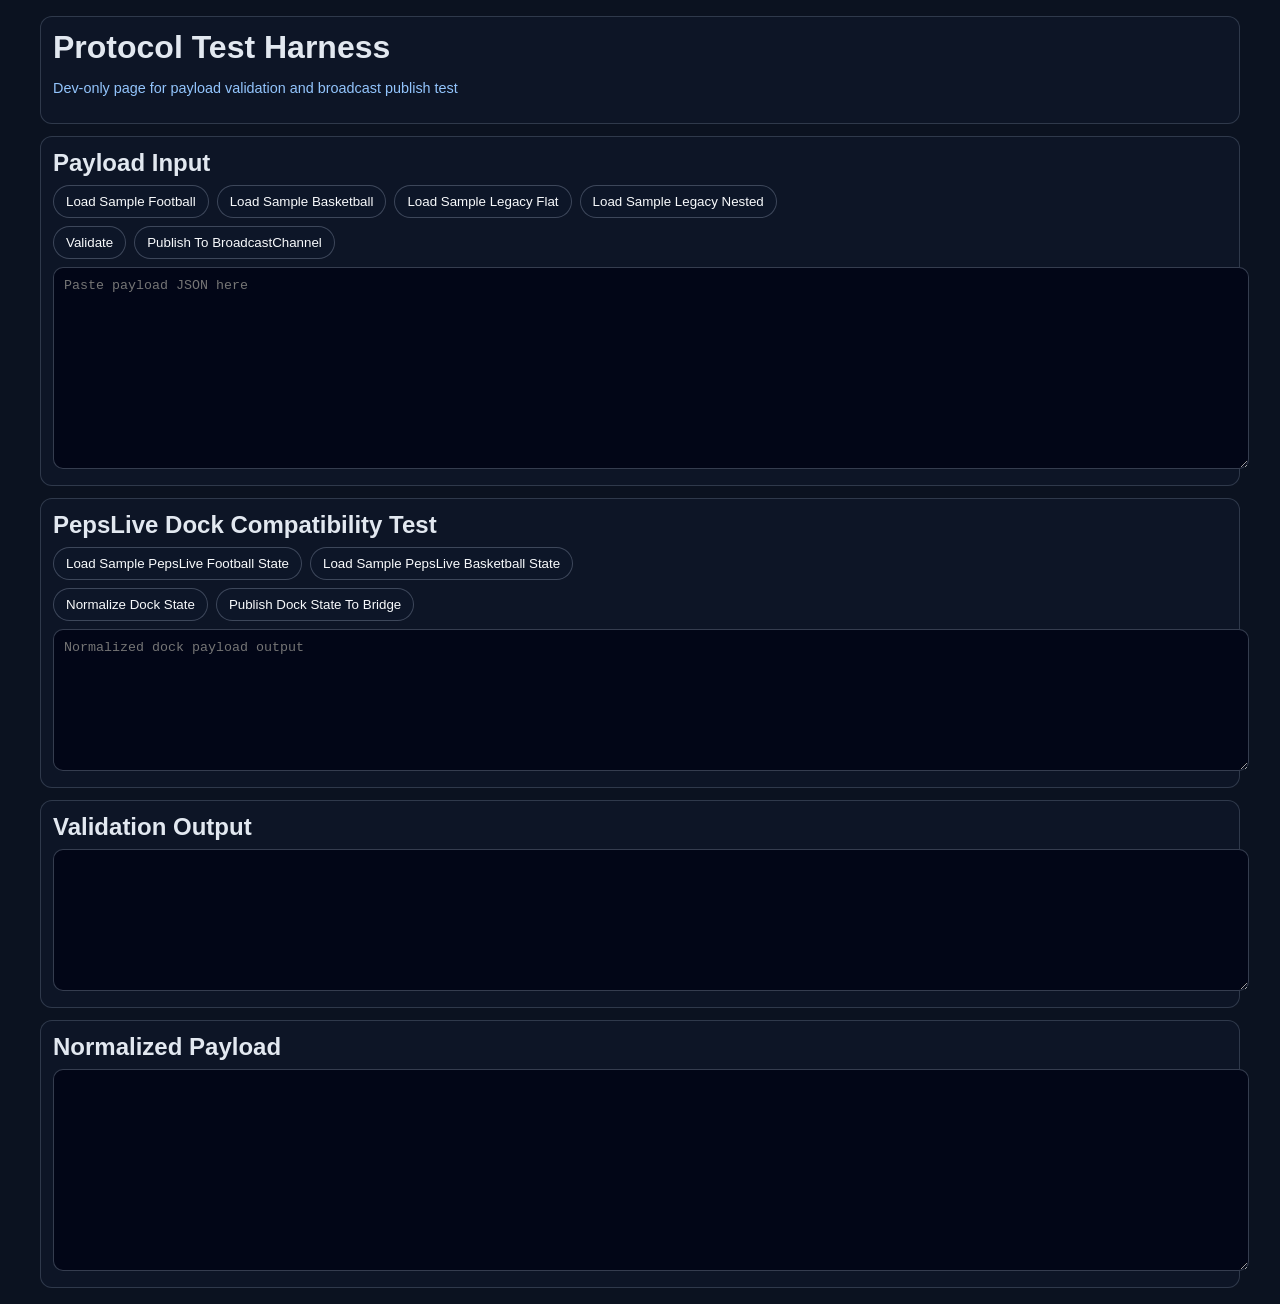
<file: test-protocol.html>
<!doctype html>
<html lang="th">
  <head>
    <meta charset="UTF-8" />
    <meta name="viewport" content="width=device-width, initial-scale=1.0" />
    <title>PepsLive Protocol Test Harness</title>
    <style>
      :root {
        color-scheme: dark;
      }
      body {
        margin: 0;
        padding: 16px;
        font-family: "Segoe UI", sans-serif;
        background: #0b1220;
        color: #e2e8f0;
      }
      .wrap {
        max-width: 1200px;
        margin: 0 auto;
        display: grid;
        gap: 12px;
      }
      .card {
        border: 1px solid rgba(148, 163, 184, 0.25);
        border-radius: 12px;
        padding: 12px;
        background: rgba(15, 23, 42, 0.7);
      }
      .row {
        display: flex;
        flex-wrap: wrap;
        gap: 8px;
        margin-bottom: 8px;
      }
      button {
        border: 1px solid rgba(148, 163, 184, 0.35);
        background: rgba(15, 23, 42, 0.85);
        color: #f8fafc;
        border-radius: 999px;
        padding: 8px 12px;
        cursor: pointer;
      }
      textarea {
        width: 100%;
        min-height: 180px;
        border-radius: 10px;
        border: 1px solid rgba(148, 163, 184, 0.35);
        background: #020617;
        color: #f8fafc;
        padding: 10px;
        font-family: ui-monospace, SFMono-Regular, Menlo, Consolas, monospace;
      }
      textarea.small {
        min-height: 120px;
      }
      .status {
        font-size: 0.9rem;
        color: #93c5fd;
      }
      h1,
      h2 {
        margin: 0 0 8px;
      }
    </style>
  </head>
  <body>
    <div class="wrap">
      <div class="card">
        <h1>Protocol Test Harness</h1>
        <p class="status">Dev-only page for payload validation and broadcast publish test</p>
      </div>

      <div class="card">
        <h2>Payload Input</h2>
        <div class="row">
          <button type="button" id="loadFootballBtn">Load Sample Football</button>
          <button type="button" id="loadBasketballBtn">Load Sample Basketball</button>
          <button type="button" id="loadLegacyFlatBtn">Load Sample Legacy Flat</button>
          <button type="button" id="loadLegacyNestedBtn">Load Sample Legacy Nested</button>
        </div>
        <div class="row">
          <button type="button" id="validateBtn">Validate</button>
          <button type="button" id="publishBtn">Publish To BroadcastChannel</button>
        </div>
        <textarea id="payloadInput" placeholder="Paste payload JSON here"></textarea>
      </div>

      <div class="card">
        <h2>PepsLive Dock Compatibility Test</h2>
        <div class="row">
          <button type="button" id="loadDockFootballBtn">Load Sample PepsLive Football State</button>
          <button type="button" id="loadDockBasketballBtn">Load Sample PepsLive Basketball State</button>
        </div>
        <div class="row">
          <button type="button" id="normalizeDockBtn">Normalize Dock State</button>
          <button type="button" id="publishDockBtn">Publish Dock State To Bridge</button>
        </div>
        <textarea id="dockNormalizedOutput" class="small" readonly placeholder="Normalized dock payload output"></textarea>
      </div>

      <div class="card">
        <h2>Validation Output</h2>
        <textarea id="validationOutput" class="small" readonly></textarea>
      </div>

      <div class="card">
        <h2>Normalized Payload</h2>
        <textarea id="normalizedOutput" readonly></textarea>
      </div>
    </div>

    <script type="module">
      import { PepsLiveDockAdapter } from "./src/external-data-adapters.js";
      import { publishPepsLiveDockState } from "./src/pepslive-dock-bridge.js";
      import { validateIncomingPayload } from "./src/payload-validator.js";
      import { SharedStateBridge } from "./src/shared-state-bridge.js";
      import { PEPSLIVE_MESSAGE_TYPES } from "./src/pepslive-payload-protocol.js";

      const adapter = new PepsLiveDockAdapter();
      const bridge = new SharedStateBridge({ role: "test-harness" });
      bridge.start();

      const input = document.getElementById("payloadInput");
      const validationOutput = document.getElementById("validationOutput");
      const normalizedOutput = document.getElementById("normalizedOutput");
      const dockNormalizedOutput = document.getElementById("dockNormalizedOutput");
      let latestValidPayload = null;

      async function loadSample(path) {
        const response = await fetch(path);
        if (!response.ok) {
          throw new Error(`Cannot load ${path}`);
        }
        const json = await response.json();
        input.value = JSON.stringify(json, null, 2);
      }

      function renderValidation(result) {
        const lines = [];
        lines.push(result.isValid ? "VALIDATION: PASS" : "VALIDATION: FAIL");
        lines.push(`Compatible: ${result.isCompatible ? "yes" : "no"}`);
        if (result.shape) lines.push(`Shape: ${result.shape}`);
        if (result.errors?.length) {
          lines.push("Errors:");
          result.errors.forEach((err) => lines.push(`- ${err}`));
        }
        if (result.warnings?.length) {
          lines.push("Warnings:");
          result.warnings.forEach((warn) => lines.push(`- ${warn}`));
        }
        validationOutput.value = lines.join("\n");
      }

      async function validateInput() {
        latestValidPayload = null;
        try {
          const raw = JSON.parse(input.value);
          const adapted = await adapter.ingest(raw);
          if (!adapted.accepted || !adapted.payload) {
            renderValidation({
              isValid: false,
              isCompatible: false,
              errors: adapted.errors || ["Adapter rejected payload"],
              warnings: adapted.warnings || [],
              shape: adapted.shape
            });
            normalizedOutput.value = "";
            return;
          }
          const validation = await validateIncomingPayload(adapted.payload);
          renderValidation({
            ...validation,
            shape: adapted.shape,
            warnings: [...new Set([...(adapted.warnings || []), ...(validation.warnings || [])])],
            errors: [...new Set([...(adapted.errors || []), ...(validation.errors || [])])]
          });
          normalizedOutput.value = validation.normalizedPayload ? JSON.stringify(validation.normalizedPayload, null, 2) : "";
          if (validation.isValid && validation.normalizedPayload) {
            latestValidPayload = validation.normalizedPayload;
          }
        } catch (error) {
          renderValidation({
            isValid: false,
            isCompatible: false,
            errors: [`JSON parse error: ${error.message}`],
            warnings: []
          });
          normalizedOutput.value = "";
        }
      }

      async function normalizeDockInput() {
        try {
          const raw = JSON.parse(input.value);
          const adapted = await adapter.ingest(raw);
          if (!adapted.accepted || !adapted.payload) {
            dockNormalizedOutput.value = "";
            renderValidation({
              isValid: false,
              isCompatible: false,
              errors: adapted.errors || ["Adapter rejected payload"],
              warnings: adapted.warnings || [],
              shape: adapted.shape
            });
            return null;
          }

          const validation = await validateIncomingPayload(adapted.payload);
          renderValidation({
            ...validation,
            shape: adapted.shape,
            warnings: [...new Set([...(adapted.warnings || []), ...(validation.warnings || [])])],
            errors: [...new Set([...(adapted.errors || []), ...(validation.errors || [])])]
          });
          dockNormalizedOutput.value = JSON.stringify(adapted.payload, null, 2);
          normalizedOutput.value = validation.normalizedPayload ? JSON.stringify(validation.normalizedPayload, null, 2) : "";
          latestValidPayload = validation.isValid ? validation.normalizedPayload : null;
          return adapted.payload;
        } catch (error) {
          renderValidation({
            isValid: false,
            isCompatible: false,
            errors: [`JSON parse error: ${error.message}`],
            warnings: []
          });
          dockNormalizedOutput.value = "";
          return null;
        }
      }

      document.getElementById("loadFootballBtn").addEventListener("click", () => loadSample("./data/sample-payload-football.json"));
      document.getElementById("loadBasketballBtn").addEventListener("click", () => loadSample("./data/sample-payload-basketball.json"));
      document.getElementById("loadLegacyFlatBtn").addEventListener("click", () => loadSample("./data/sample-payload-legacy-flat.json"));
      document.getElementById("loadLegacyNestedBtn").addEventListener("click", () => loadSample("./data/sample-payload-legacy-nested.json"));
      document.getElementById("loadDockFootballBtn").addEventListener("click", () => loadSample("./data/sample-pepslive-dock-state-football.json"));
      document.getElementById("loadDockBasketballBtn").addEventListener("click", () => loadSample("./data/sample-pepslive-dock-state-basketball.json"));
      document.getElementById("validateBtn").addEventListener("click", () => validateInput());
      document.getElementById("normalizeDockBtn").addEventListener("click", () => normalizeDockInput());
      document.getElementById("publishBtn").addEventListener("click", async () => {
        await validateInput();
        if (!latestValidPayload) {
          return;
        }
        bridge.emit(PEPSLIVE_MESSAGE_TYPES.STATE_UPDATE, latestValidPayload);
      });
      document.getElementById("publishDockBtn").addEventListener("click", async () => {
        const normalizedPayload = await normalizeDockInput();
        if (!normalizedPayload) {
          return;
        }
        await publishPepsLiveDockState(JSON.parse(input.value));
      });
    </script>
  </body>
</html>
</file>
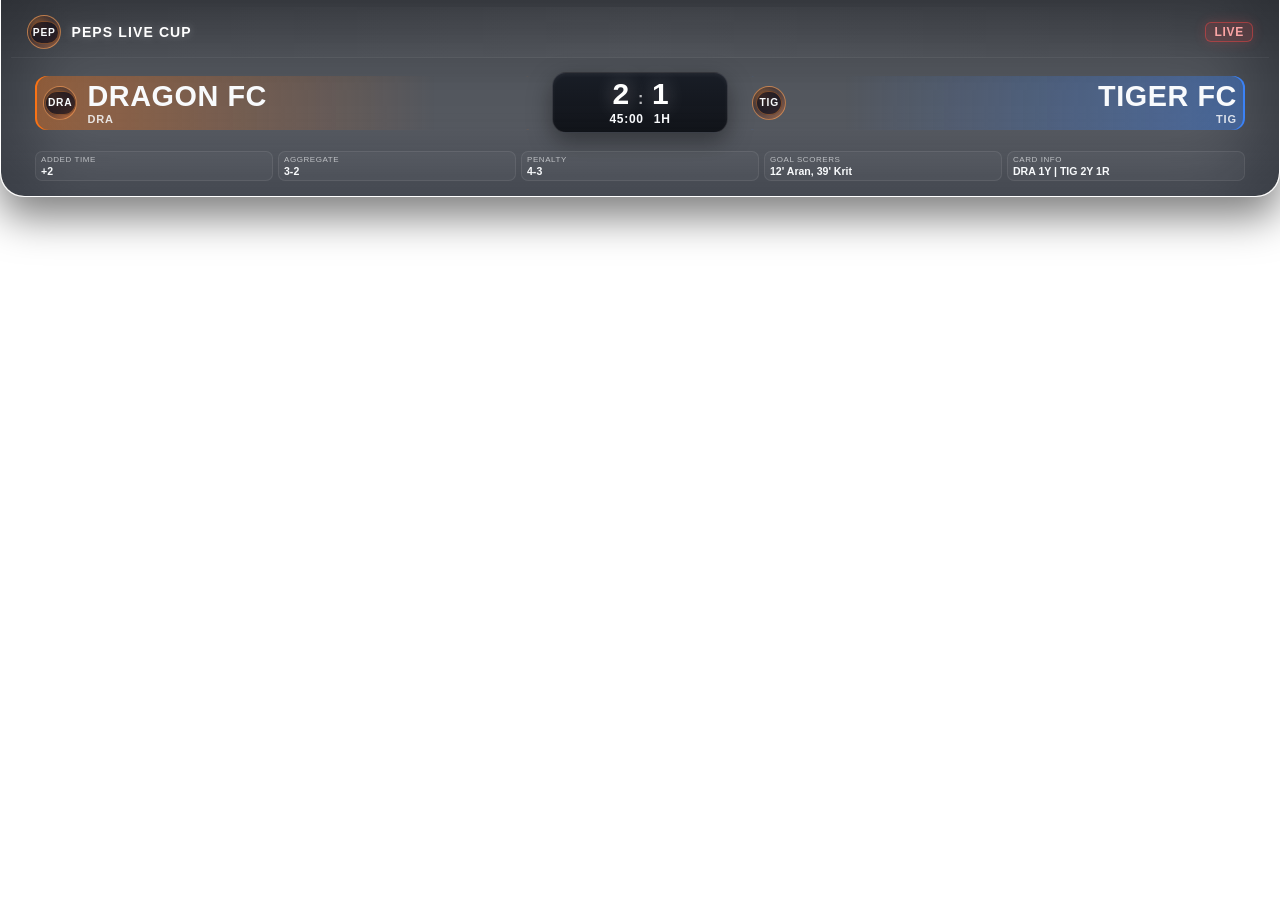
<file: overlays/live.html>
<!doctype html>
<html lang="th">
  <head>
    <meta charset="UTF-8" />
    <meta name="viewport" content="width=device-width, initial-scale=1.0" />
    <title>PepsLive Overlay Live</title>
    <link rel="stylesheet" href="./overlay-base.css?v=20260518-noflash" />
    <link rel="stylesheet" href="../templates/football-live.css?v=20260518-noflash" />
    <link rel="stylesheet" href="../templates/basketball-live.css?v=20260518-noflash" />
  </head>
  <body data-overlay-mode="live">
    <main id="overlay-root" class="mode-live"></main>
    <script type="module" src="./overlay-core.js?v=20260518-noflash"></script>
  </body>
</html>
</file>
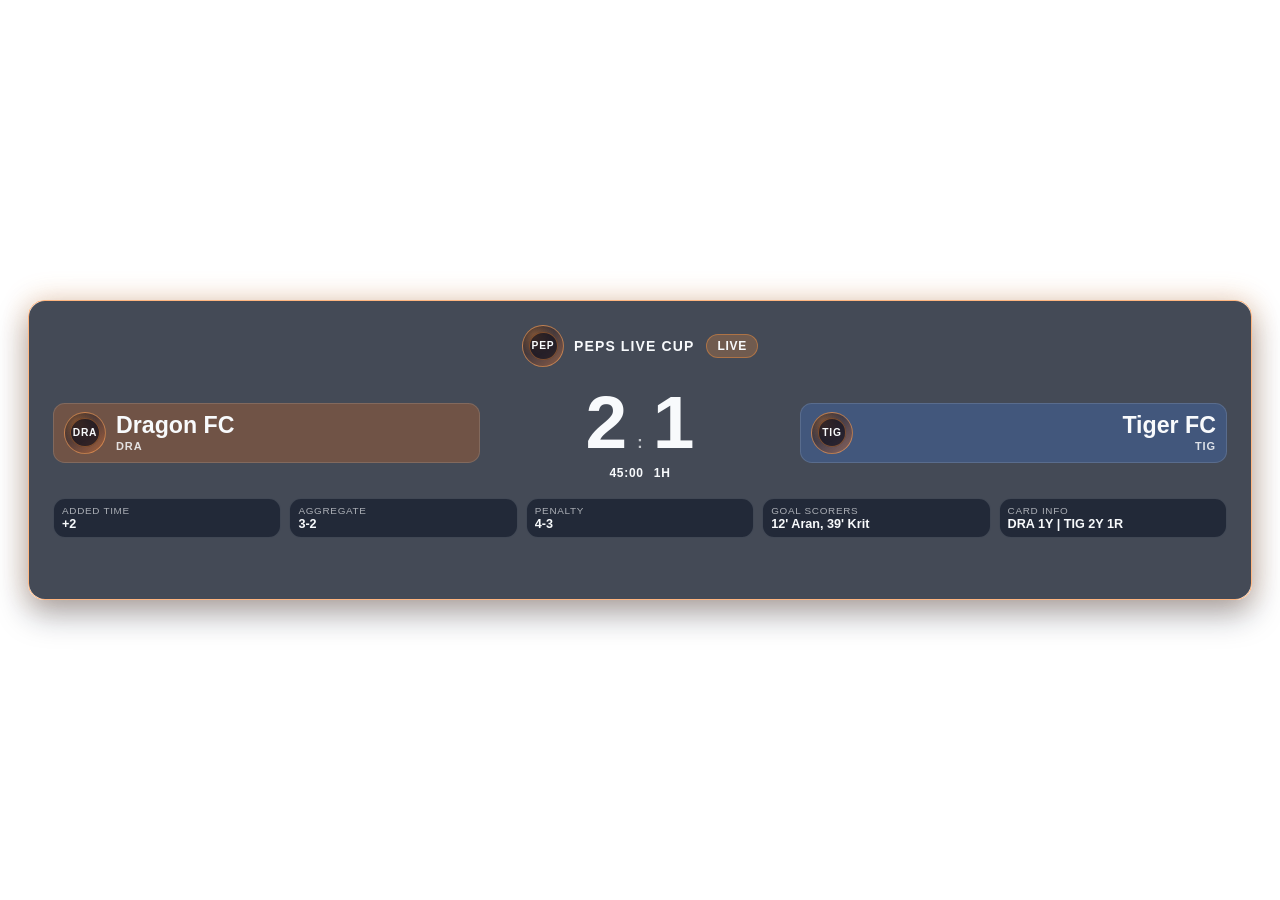
<file: overlays/summary.html>
<!doctype html>
<html lang="th">
  <head>
    <meta charset="UTF-8" />
    <meta name="viewport" content="width=device-width, initial-scale=1.0" />
    <title>PepsLive Overlay Summary</title>
    <link rel="stylesheet" href="./overlay-base.css?v=20260518-noflash" />
    <link rel="stylesheet" href="../templates/football-summary.css?v=20260518-noflash" />
    <link rel="stylesheet" href="../templates/basketball-summary.css?v=20260518-noflash" />
  </head>
  <body data-overlay-mode="summary">
    <main id="overlay-root" class="mode-summary"></main>
    <script type="module" src="./overlay-core.js?v=20260518-noflash"></script>
  </body>
</html>
</file>
<file: styles/dock.css>
:root {
  --bg-primary: #080d17;
  --bg-secondary: #111827;
  --bg-elevated: #1e293b;
  --text-primary: #f8fafc;
  --text-secondary: #cbd5e1;
  --accent: #ff7a18;
  --accent-soft: #ff9a4d;
  --glass-border: rgba(255, 255, 255, 0.14);
  --glass-bg: rgba(15, 23, 42, 0.62);
  --success: #34d399;
  --danger: #f87171;
  --warn: #fbbf24;
  --radius-md: 14px;
  --radius-lg: 20px;
  --shadow-lg: 0 16px 36px rgba(0, 0, 0, 0.45);
}

* {
  box-sizing: border-box;
}

html,
body {
  margin: 0;
  min-height: 100%;
  overflow-x: hidden;
  background:
    radial-gradient(circle at 10% 12%, rgba(255, 122, 24, 0.18), transparent 34%),
    radial-gradient(circle at 88% 80%, rgba(14, 165, 233, 0.14), transparent 28%),
    linear-gradient(170deg, #070b13, #101827 58%, #070d17);
  color: var(--text-primary);
  font-family: "Saira Condensed", "Segoe UI", sans-serif;
}

body {
  padding: 14px;
}

.web-hidden {
  display: none !important;
}

.settings-modal {
  width: min(96vw, 1760px);
  height: min(92vh, 980px);
  max-width: none;
  max-height: none;
  padding: 0;
  border: 0;
  color: var(--text-primary);
  background: transparent;
}

.settings-modal::backdrop {
  background:
    radial-gradient(circle at 20% 10%, rgba(255, 122, 24, 0.18), transparent 34%),
    rgba(2, 6, 23, 0.78);
  backdrop-filter: blur(8px);
}

.settings-modal-shell {
  height: 100%;
  padding: 14px;
  display: grid;
  grid-template-rows: auto minmax(0, 1fr);
  overflow: hidden;
}

.settings-modal-header {
  display: flex;
  align-items: flex-start;
  justify-content: space-between;
  gap: 12px;
  padding: 6px 4px 14px;
}

.settings-modal-header h2 {
  margin: 2px 0 0;
  font-size: clamp(1.1rem, 2vw, 1.45rem);
}

.eyebrow {
  margin: 0;
  color: var(--accent-soft);
  font-size: 0.76rem;
  font-weight: 800;
  letter-spacing: 0.14em;
  text-transform: uppercase;
}

.settings-modal-body {
  min-height: 0;
  display: grid;
  grid-template-columns: minmax(260px, 1fr) minmax(0, 3fr);
  gap: 12px;
  overflow: hidden;
}

.settings-preview-column {
  min-width: 0;
  overflow: visible;
}

.settings-controls-column {
  min-width: 0;
  min-height: 0;
  overflow: auto;
  padding-right: 4px;
}

.preview-panel {
  position: sticky;
  top: 0;
  margin-bottom: 0;
}

.dock-app {
  max-width: 1920px;
  margin: 0 auto;
  display: grid;
  gap: 12px;
  min-width: 0;
}

.glass-panel {
  border: 1px solid var(--glass-border);
  background: var(--glass-bg);
  backdrop-filter: blur(12px);
  border-radius: var(--radius-lg);
  box-shadow: var(--shadow-lg);
}

.dock-header {
  padding: 14px 18px;
  display: flex;
  justify-content: space-between;
  gap: 14px;
  align-items: center;
}

.brand-block h1 {
  margin: 0;
  font-family: "Rajdhani", "Segoe UI", sans-serif;
  font-size: clamp(1.25rem, 1.9vw, 1.75rem);
  letter-spacing: 0.05em;
}

.brand-block p {
  margin: 4px 0 0;
  font-size: 0.88rem;
  color: var(--text-secondary);
}

.header-meta {
  display: grid;
  gap: 8px;
  justify-items: end;
}

.status-line {
  display: flex;
  gap: 8px;
  align-items: center;
  font-size: 0.86rem;
}

.status-line strong {
  font-family: "Rajdhani", "Segoe UI", sans-serif;
  letter-spacing: 0.04em;
}

.connected {
  color: var(--success);
}

.disconnected {
  color: var(--danger);
}

.header-actions {
  display: flex;
  gap: 8px;
}

.capsule-btn {
  border: 1px solid rgba(255, 255, 255, 0.18);
  background: rgba(15, 23, 42, 0.64);
  color: var(--text-primary);
  padding: 8px 14px;
  border-radius: 999px;
  font-family: "Rajdhani", "Segoe UI", sans-serif;
  font-size: 0.84rem;
  font-weight: 700;
  line-height: 1.08;
  letter-spacing: 0.06em;
  text-transform: uppercase;
  cursor: pointer;
  transition: all 160ms ease;
}

.capsule-btn:hover {
  border-color: color-mix(in srgb, var(--accent) 70%, white);
  transform: translateY(-1px);
}

.capsule-btn:active {
  transform: translateY(0);
}

.capsule-btn:focus-visible {
  outline: 2px solid var(--accent-soft);
  outline-offset: 2px;
}

.capsule-btn:disabled {
  opacity: 0.5;
  cursor: not-allowed;
  transform: none;
}

.capsule-btn[data-copy-feedback] {
  min-width: 11ch;
}

.capsule-btn.is-copying {
  border-color: rgba(134, 239, 172, 0.8);
  box-shadow: 0 0 0 1px rgba(134, 239, 172, 0.22), 0 0 20px rgba(134, 239, 172, 0.12);
}

.capsule-btn.primary {
  background: linear-gradient(120deg, rgba(255, 122, 24, 0.94), rgba(249, 115, 22, 0.88));
  color: #18181b;
  border-color: transparent;
}

.capsule-btn.secondary {
  border-color: rgba(255, 255, 255, 0.24);
}

.capsule-btn.tiny {
  font-size: 0.72rem;
  padding: 6px 10px;
}

.capsule-btn.is-fav {
  background: rgba(251, 191, 36, 0.22);
  border-color: rgba(251, 191, 36, 0.52);
}

.dock-message {
  border-radius: var(--radius-md);
  padding: 9px 12px;
  font-size: 0.88rem;
  border: 1px solid rgba(255, 255, 255, 0.12);
  background: rgba(12, 18, 31, 0.8);
  transition: border-color 180ms ease, color 180ms ease, background-color 180ms ease;
}

.dock-message[data-level="warn"] {
  border-color: rgba(251, 191, 36, 0.5);
  color: #fde68a;
}

.dock-message[data-level="error"] {
  border-color: rgba(248, 113, 113, 0.6);
  color: #fecaca;
}

.dock-layout {
  display: grid;
  grid-template-columns: 268px minmax(0, 1fr) minmax(0, 500px);
  gap: 12px;
  min-height: calc(100vh - 138px);
}

.dock-layout.gallery-layout {
  grid-template-columns: 270px minmax(0, 1fr);
}

.sidebar,
.main-panel,
.right-panel {
  padding: 12px;
  overflow: auto;
  min-width: 0;
}

.sidebar {
  display: grid;
  align-content: start;
  gap: 12px;
}

.side-group {
  border: 1px solid rgba(255, 255, 255, 0.08);
  border-radius: 14px;
  padding: 10px;
  background: rgba(15, 23, 42, 0.58);
}

.side-group h2,
.main-panel h2,
.right-panel h2 {
  margin: 0 0 8px;
  font-size: 0.96rem;
  font-family: "Rajdhani", "Segoe UI", sans-serif;
  text-transform: uppercase;
  letter-spacing: 0.08em;
}

.chip-group {
  display: flex;
  flex-wrap: wrap;
  gap: 6px;
}

.chip-btn {
  border: 1px solid rgba(255, 255, 255, 0.16);
  background: rgba(15, 23, 42, 0.64);
  color: var(--text-secondary);
  border-radius: 999px;
  padding: 6px 10px;
  font-size: 0.78rem;
  font-family: "Rajdhani", "Segoe UI", sans-serif;
  letter-spacing: 0.05em;
  cursor: pointer;
  transition: all 140ms ease;
}

.chip-btn:hover {
  color: var(--text-primary);
  border-color: rgba(255, 255, 255, 0.28);
}

.chip-btn.is-active {
  color: #1f2937;
  background: linear-gradient(120deg, var(--accent), var(--accent-soft));
  border-color: transparent;
}

.chip-btn:focus-visible {
  outline: 2px solid var(--accent-soft);
  outline-offset: 2px;
}

.template-grid {
  display: grid;
  grid-template-columns: repeat(auto-fill, minmax(320px, 1fr));
  gap: 10px;
}

.template-card {
  position: relative;
  border: 1px solid rgba(255, 255, 255, 0.12);
  border-radius: 16px;
  overflow: hidden;
  background:
    linear-gradient(180deg, rgba(15, 23, 42, 0.88), rgba(15, 23, 42, 0.72)),
    rgba(15, 23, 42, 0.72);
  transition: transform 180ms ease, border-color 180ms ease, box-shadow 180ms ease, translate 180ms ease;
}

.template-card:focus-visible {
  outline: 2px solid var(--accent-soft);
}

.template-card:hover {
  border-color: rgba(255, 122, 24, 0.66);
  transform: translateY(-2px);
  box-shadow: 0 16px 30px rgba(0, 0, 0, 0.35), 0 0 0 1px rgba(255, 154, 77, 0.18);
}

.template-card.is-selected {
  border-color: rgba(255, 154, 77, 0.9);
  box-shadow: 0 0 0 1px rgba(255, 154, 77, 0.35), 0 16px 42px rgba(0, 0, 0, 0.45);
  transform: translateY(-1px);
  animation: selectedPulse 2.2s ease-in-out infinite;
}

.template-thumb {
  min-height: 190px;
  border-bottom: 1px solid rgba(255, 255, 255, 0.1);
  display: grid;
  align-content: center;
  justify-items: center;
  gap: 5px;
  padding: 0;
  position: relative;
  overflow: hidden;
}

.real-template-thumb {
  background: #020617;
}

.thumb-source-window {
  position: absolute;
  inset: 42px 12px 58px;
  z-index: 0;
  width: calc(100% - 24px);
  aspect-ratio: var(--source-aspect-ratio, 5 / 1);
  max-height: calc(100% - 100px);
  align-self: center;
  justify-self: center;
  border-radius: 10px;
  overflow: hidden;
  background:
    linear-gradient(45deg, rgba(148, 163, 184, 0.13) 25%, transparent 25%),
    linear-gradient(-45deg, rgba(148, 163, 184, 0.13) 25%, transparent 25%),
    linear-gradient(45deg, transparent 75%, rgba(148, 163, 184, 0.13) 75%),
    linear-gradient(-45deg, transparent 75%, rgba(148, 163, 184, 0.13) 75%);
  background-size: 18px 18px;
  background-position: 0 0, 0 9px, 9px -9px, -9px 0;
}

.thumb-frame {
  width: var(--thumb-source-width, 100%);
  height: var(--thumb-source-height, 100%);
  border: 0;
  background: transparent;
  pointer-events: none;
  transform: scale(var(--thumb-scale, 1));
  transform-origin: 0 0;
}

.skin-thumb-football {
  background:
    linear-gradient(145deg, rgba(22, 163, 74, 0.3), rgba(15, 23, 42, 0.6)),
    repeating-linear-gradient(
      90deg,
      rgba(16, 185, 129, 0.18) 0 14px,
      rgba(21, 128, 61, 0.15) 14px 28px
    );
}

.skin-thumb-basketball {
  background:
    linear-gradient(145deg, rgba(245, 158, 11, 0.3), rgba(30, 41, 59, 0.65)),
    repeating-radial-gradient(circle at 18% 20%, rgba(245, 158, 11, 0.18) 0 9px, transparent 9px 20px);
}

.skin-thumb-summary {
  box-shadow: inset 0 -40px 40px rgba(0, 0, 0, 0.26);
}

.template-thumb::before {
  content: "";
  position: absolute;
  inset: 8px;
  border: 1px solid rgba(255, 255, 255, 0.1);
  opacity: 0.5;
  pointer-events: none;
}

.template-thumb::after {
  content: "";
  position: absolute;
  inset: auto 0 0;
  height: 44%;
  background: linear-gradient(180deg, transparent, rgba(0, 0, 0, 0.42));
}

.thumb-scorebug {
  position: relative;
  z-index: 1;
  display: grid;
  grid-template-columns: minmax(0, 1fr) auto auto auto minmax(0, 1fr);
  align-items: center;
  gap: 4px;
  width: min(100%, 190px);
  padding: 6px 8px;
  border: 1px solid rgba(255, 255, 255, 0.22);
  border-radius: 7px;
  background: rgba(2, 6, 23, 0.66);
  box-shadow: 0 12px 22px rgba(0, 0, 0, 0.28);
}

.thumb-team,
.thumb-clock,
.thumb-score {
  min-width: 0;
  white-space: nowrap;
  overflow: hidden;
  text-overflow: ellipsis;
}

.thumb-team {
  font-size: 0.62rem;
  font-weight: 800;
  color: rgba(248, 250, 252, 0.84);
}

.thumb-team.away {
  text-align: right;
}

.thumb-score {
  min-width: 18px;
  text-align: center;
  font-size: 0.9rem;
  font-weight: 900;
  color: #fff7ed;
}

.thumb-clock {
  min-width: 28px;
  text-align: center;
  padding: 2px 5px;
  border-radius: 999px;
  font-size: 0.58rem;
  font-weight: 800;
  color: #111827;
  background: var(--accent-soft);
}

.skin-thumb-summary .thumb-scorebug {
  width: min(100%, 172px);
  min-height: 54px;
  grid-template-columns: 1fr auto 1fr;
  grid-template-areas:
    "home clock away"
    "homeScore clock awayScore";
  place-items: center;
}

.skin-thumb-summary .thumb-team.home {
  grid-area: home;
}

.skin-thumb-summary .thumb-team.away {
  grid-area: away;
}

.skin-thumb-summary .thumb-score:nth-of-type(2) {
  grid-area: homeScore;
  font-size: 1.25rem;
}

.skin-thumb-summary .thumb-score:nth-of-type(4) {
  grid-area: awayScore;
  font-size: 1.25rem;
}

.skin-thumb-summary .thumb-clock {
  grid-area: clock;
}

/* --- Phase 4.5 Thumbnail Styles — unique visual identity per skin --- */

/* FB-LIVE-01 · Premier Broadcast — glassmorphism, dynamic glow */
.skin-thumb-FB-LIVE-01 .thumb-scorebug {
  width: 100%;
  border-radius: 0 0 12px 12px;
  background: linear-gradient(180deg, rgba(8, 12, 20, 0.95) 0%, rgba(12, 18, 30, 0.85) 100%);
  border: 1px solid rgba(255, 255, 255, 0.1);
  border-top: 0;
  color: #f8fafc;
  animation: thumb01-shimmer 2.8s ease-in-out infinite alternate;
}
@keyframes thumb01-shimmer {
  from { box-shadow: 0 4px 12px rgba(0, 0, 0, 0.4), inset 0 0 10px rgba(255, 255, 255, 0.05); }
  to   { box-shadow: 0 8px 24px rgba(0, 0, 0, 0.6), inset 0 0 20px rgba(255, 255, 255, 0.1); }
}
.skin-thumb-FB-LIVE-01 .thumb-team,
.skin-thumb-FB-LIVE-01 .thumb-score { color: #f8fafc; }


/* FB-LIVE-02 · Capsule Pro — pill shape, animated border glow */
.skin-thumb-FB-LIVE-02 .thumb-scorebug {
  justify-self: center;
  border-radius: 999px;
  padding-inline: 14px;
  animation: thumb02-glow 2.6s ease-in-out infinite alternate;
}
@keyframes thumb02-glow {
  from { box-shadow: 0 0  8px rgba(255,122,24,0.22), 0 6px 14px rgba(0,0,0,0.3); }
  to   { box-shadow: 0 0 20px rgba(255,122,24,0.56), 0 8px 20px rgba(0,0,0,0.42); }
}

/* FB-LIVE-03 · Arrow Cut Live — arrow clip-path */
.skin-thumb-FB-LIVE-03 .thumb-scorebug {
  justify-self: center;
  width: 164px;
  border-radius: 0;
  clip-path: polygon(12px 0, 100% 0, calc(100% - 12px) 100%, 0 100%);
  border-color: transparent;
  background: linear-gradient(90deg,
    rgba(255,122,24,0.7),
    rgba(10,18,34,0.88) 42%,
    rgba(59,130,246,0.7));
  animation: thumb03-shimmer 2.8s ease-in-out infinite alternate;
}
@keyframes thumb03-shimmer {
  from { filter: brightness(0.9); }
  to   { filter: brightness(1.12); }
}

/* FB-LIVE-04 · Corner Glass HUD — glass corner card */
.skin-thumb-FB-LIVE-04 .thumb-scorebug {
  justify-self: end;
  width: 136px;
  border-radius: 12px;
  background: rgba(15, 23, 42, 0.46);
  backdrop-filter: blur(6px);
  border-color: rgba(255,255,255,0.18);
  animation: thumb04-breathe 4s ease-in-out infinite;
}
@keyframes thumb04-breathe {
  0%, 100% { backdrop-filter: blur(4px);  border-color: rgba(255,255,255,0.14); }
  50%       { backdrop-filter: blur(10px); border-color: rgba(255,255,255,0.32); }
}

/* FB-LIVE-05 · Rivalry Neon — blue-orange gradient + neon pulse */
.skin-thumb-FB-LIVE-05 .thumb-scorebug {
  background: linear-gradient(90deg, rgba(0,87,255,0.5) 0 44%, rgba(10,18,34,0.85) 44% 56%, rgba(255,94,0,0.52) 56%);
  animation: thumb05-neon 2.4s ease-in-out infinite alternate;
}
@keyframes thumb05-neon {
  from { box-shadow: 0 0 10px rgba(56,189,248,0.3), 0 0 10px rgba(251,146,60,0.3); }
  to   { box-shadow: 0 0 22px rgba(56,189,248,0.7), 0 0 22px rgba(251,146,60,0.7); }
}

/* FB-LIVE-06 · Club Divide — home/away color split wave */
.skin-thumb-FB-LIVE-06 .thumb-scorebug {
  background: linear-gradient(90deg, rgba(249,115,22,0.62) 0 44%, rgba(15,23,42,0.88) 44% 56%, rgba(59,130,246,0.62) 56%);
  animation: thumb06-wave 3s ease-in-out infinite alternate;
}
@keyframes thumb06-wave {
  from { background: linear-gradient(90deg, rgba(249,115,22,0.44) 0 44%, rgba(15,23,42,0.88) 44% 56%, rgba(59,130,246,0.44) 56%); }
  to   { background: linear-gradient(90deg, rgba(249,115,22,0.78) 0 44%, rgba(15,23,42,0.88) 44% 56%, rgba(59,130,246,0.78) 56%); }
}

/* FB-LIVE-07 · Stadium Focus — dark bar with logo circle glows */
.skin-thumb-FB-LIVE-07 .thumb-scorebug {
  grid-template-columns: 24px 1fr auto auto 1fr 24px;
  width: min(100%, 210px);
  background: linear-gradient(90deg, rgba(2,6,23,0.96), rgba(24,32,54,0.92));
  border-radius: 3px;
}
.skin-thumb-FB-LIVE-07 .thumb-scorebug::before,
.skin-thumb-FB-LIVE-07 .thumb-scorebug::after {
  content: "";
  width: 20px;
  height: 20px;
  border-radius: 999px;
  border: 1.5px solid rgba(255,255,255,0.3);
  background: rgba(255,255,255,0.1);
  animation: thumb07-logo-glow 2.6s ease-in-out infinite alternate;
}
@keyframes thumb07-logo-glow {
  from { box-shadow: 0 0  4px rgba(255,154,60,0.28); }
  to   { box-shadow: 0 0 12px rgba(255,154,60,0.72); }
}

/* FB-LIVE-08 · Corner Compact — tiny vertical card corner */
.skin-thumb-FB-LIVE-08 .thumb-scorebug {
  justify-self: end;
  width: 80px;
  min-height: 70px;
  grid-template-columns: 1fr;
  gap: 2px;
  border-radius: 8px;
  animation: thumb08-breathe 4s ease-in-out infinite;
}
@keyframes thumb08-breathe {
  0%, 100% { box-shadow: 0 4px 12px rgba(15,23,42,0.4); }
  50%       { box-shadow: 0 6px 18px rgba(15,23,42,0.6), 0 0 10px rgba(255,122,24,0.2); }
}

/* FB-LIVE-09 · Matrix LED — LED stripe + scan animation */
.skin-thumb-FB-LIVE-09 .thumb-scorebug {
  position: relative;
  overflow: hidden;
  border-radius: 2px;
  background: repeating-linear-gradient(90deg, rgba(2,6,23,0.9) 0 7px, rgba(20,30,50,0.8) 7px 14px);
  border-color: rgba(255,154,60,0.5);
}
.skin-thumb-FB-LIVE-09 .thumb-scorebug::after {
  content: "";
  position: absolute;
  inset: 0;
  background: linear-gradient(90deg, transparent 0%, rgba(255,154,60,0.22) 50%, transparent 100%);
  background-size: 200% 100%;
  animation: thumb09-scan 2.4s linear infinite;
  pointer-events: none;
}
@keyframes thumb09-scan {
  from { background-position: -100% 0; }
  to   { background-position: 200% 0; }
}

/* FB-LIVE-10 · Clean League — clean dashed border breathe */
.skin-thumb-FB-LIVE-10 .thumb-scorebug {
  border-style: dashed;
  border-color: rgba(203,213,225,0.5);
  background: rgba(15, 23, 42, 0.56);
  animation: thumb10-breathe 5s ease-in-out infinite alternate;
}
@keyframes thumb10-breathe {
  from { border-color: rgba(203,213,225,0.3); }
  to   { border-color: rgba(203,213,225,0.72); }
}

/* --- Basketball thumbnails --- */

/* BB-LIVE-01 · Arena Bar — NBA compact with badge flash */
.skin-thumb-BB-LIVE-01 .thumb-scorebug {
  width: 100%;
  border-radius: 4px;
  border-width: 2px;
  animation: thumb-bb01-flash 2.4s ease-in-out infinite alternate;
}
@keyframes thumb-bb01-flash {
  from { border-color: rgba(255,122,24,0.4); }
  to   { border-color: rgba(255,122,24,0.9); box-shadow: 0 0 14px rgba(255,122,24,0.36); }
}

/* BB-LIVE-02 · Court Strip — wide strip with sweep */
.skin-thumb-BB-LIVE-02 .thumb-scorebug {
  width: 100%;
  border-radius: 5px;
  overflow: hidden;
  position: relative;
}
.skin-thumb-BB-LIVE-02 .thumb-scorebug::after {
  content: "";
  position: absolute;
  inset: 0;
  background: linear-gradient(105deg, transparent 40%, rgba(255,255,255,0.1) 50%, transparent 60%);
  background-size: 300% 100%;
  animation: thumb-bb02-sweep 3s linear infinite;
  pointer-events: none;
}
@keyframes thumb-bb02-sweep {
  from { background-position: -100% 0; }
  to   { background-position: 200% 0; }
}

/* BB-LIVE-03 · Quarter Burst — clock pop */
.skin-thumb-BB-LIVE-03 .thumb-scorebug {
  border-radius: 10px;
}
.skin-thumb-BB-LIVE-03 .thumb-clock {
  animation: thumb-bb03-pop 2.2s cubic-bezier(0.17,0.89,0.32,1.28) infinite;
}
@keyframes thumb-bb03-pop {
  0%  { transform: scale(1); }
  12% { transform: scale(1.2); }
  24% { transform: scale(1); }
  100%{ transform: scale(1); }
}

/* BB-LIVE-04 · Shot Clock Pro — blink accent */
.skin-thumb-BB-LIVE-04 .thumb-scorebug {
  border-color: rgba(251,191,36,0.5);
  animation: thumb-bb04-blink 1.4s ease-in-out infinite;
}
@keyframes thumb-bb04-blink {
  0%, 100% { border-color: rgba(251,191,36,0.36); }
  50%      { border-color: rgba(251,191,36,0.88); box-shadow: 0 0 10px rgba(251,191,36,0.34); }
}

/* BB-LIVE-05 · Foul Tracker — subtle scan sweep */
.skin-thumb-BB-LIVE-05 .thumb-scorebug {
  border-radius: 8px;
  overflow: hidden;
  position: relative;
}
.skin-thumb-BB-LIVE-05 .thumb-scorebug::after {
  content: "";
  position: absolute;
  inset: 0;
  background: linear-gradient(90deg, transparent 0%, rgba(255,255,255,0.06) 50%, transparent 100%);
  background-size: 200% 100%;
  animation: thumb-bb05-scan 4s linear infinite;
  pointer-events: none;
}
@keyframes thumb-bb05-scan {
  from { background-position: -100% 0; }
  to   { background-position: 300% 0; }
}

/* BB-LIVE-06 · Timeout Dots — pill shape dot wave */
.skin-thumb-BB-LIVE-06 .thumb-scorebug {
  justify-self: center;
  border-radius: 999px;
  padding-inline: 12px;
}
.skin-thumb-BB-LIVE-06 .thumb-clock {
  animation: thumb-bb06-dot 2s ease-in-out infinite;
}
@keyframes thumb-bb06-dot {
  0%, 80%, 100% { transform: scale(1); }
  40%           { transform: scale(1.18); background: rgba(255,154,60,0.72); }
}

/* BB-LIVE-07 · Street Ball Neon — urban neon flicker */
.skin-thumb-BB-LIVE-07 .thumb-scorebug {
  border-color: rgba(74,222,128,0.8);
  background: linear-gradient(135deg, rgba(2,6,23,0.88), rgba(20,40,20,0.76));
  animation: thumb-bb07-flicker 3s ease-in-out infinite;
}
@keyframes thumb-bb07-flicker {
  0%, 100% { box-shadow: 0 0 12px rgba(74,222,128,0.36); }
  10%       { opacity: 0.9; }
  11%       { opacity: 1; }
  50%       { box-shadow: 0 0 24px rgba(74,222,128,0.72); }
}

/* BB-LIVE-08 · Crystal Court — glass shimmer */
.skin-thumb-BB-LIVE-08 .thumb-scorebug {
  justify-self: end;
  width: 138px;
  border-radius: 14px;
  background: rgba(15, 23, 42, 0.42);
  backdrop-filter: blur(6px);
  border-color: rgba(255,255,255,0.22);
  animation: thumb-bb08-crystal 4s ease-in-out infinite;
}
@keyframes thumb-bb08-crystal {
  0%, 100% { border-color: rgba(255,255,255,0.18); }
  50%       { border-color: rgba(255,255,255,0.42); box-shadow: inset 0 1px 0 rgba(255,255,255,0.28); }
}

/* BB-LIVE-09 · Team Identity — logo glow scale */
.skin-thumb-BB-LIVE-09 .thumb-scorebug {
  grid-template-columns: 24px 1fr auto auto 1fr 24px;
  width: min(100%, 210px);
  background: linear-gradient(90deg, rgba(2,6,23,0.96), rgba(24,32,54,0.92));
  border-radius: 3px;
}
.skin-thumb-BB-LIVE-09 .thumb-scorebug::before,
.skin-thumb-BB-LIVE-09 .thumb-scorebug::after {
  content: "";
  width: 20px;
  height: 20px;
  border-radius: 999px;
  border: 1.5px solid rgba(255,255,255,0.3);
  background: rgba(255,255,255,0.1);
  animation: thumb-bb09-logo 3s ease-in-out infinite alternate;
}
@keyframes thumb-bb09-logo {
  from { transform: scale(1);    box-shadow: 0 0  6px rgba(255,154,60,0.3); }
  to   { transform: scale(1.08); box-shadow: 0 0 16px rgba(255,154,60,0.7); }
}

/* BB-LIVE-10 · 3x3 Clean — minimal dashed breathe */
.skin-thumb-BB-LIVE-10 .thumb-scorebug {
  border-style: dashed;
  background: rgba(15, 23, 42, 0.52);
  animation: thumb-bb10-breathe 5s ease-in-out infinite alternate;
}
@keyframes thumb-bb10-breathe {
  from { opacity: 0.8; }
  to   { opacity: 1; }
}

/* --- Summary card thumbnails (unchanged from Phase 3) --- */
.skin-thumb-FB-SUM-01 .thumb-scorebug,
.skin-thumb-BB-SUM-01 .thumb-scorebug {
  justify-self: center;
  width: 176px;
  min-height: 68px;
  border-radius: 14px;
}

.skin-thumb-FB-SUM-03 .thumb-scorebug,
.skin-thumb-BB-SUM-04 .thumb-scorebug {
  justify-self: center;
  width: 148px;
  min-height: 82px;
  border-radius: 4px;
  background: linear-gradient(150deg, rgba(2, 6, 23, 0.9), rgba(255, 122, 24, 0.34));
}

.skin-thumb-FB-SUM-04 .thumb-scorebug,
.skin-thumb-BB-SUM-02 .thumb-scorebug {
  width: 100%;
  border-left: 5px solid rgba(251, 146, 60, 0.9);
}

.skin-thumb-FB-SUM-02 .thumb-scorebug,
.skin-thumb-BB-SUM-05 .thumb-scorebug {
  background: linear-gradient(90deg, rgba(249, 115, 22, 0.68) 0 44%, rgba(15, 23, 42, 0.82) 44% 56%, rgba(59, 130, 246, 0.68) 56%);
}

.skin-thumb-FB-SUM-05 .thumb-scorebug,
.skin-thumb-BB-SUM-06 .thumb-scorebug {
  border-color: rgba(250, 204, 21, 0.72);
  background: linear-gradient(135deg, rgba(2, 6, 23, 0.94), rgba(30, 41, 59, 0.72));
}

.skin-thumb-FB-SUM-06 .thumb-scorebug,
.skin-thumb-FB-SUM-07 .thumb-scorebug,
.skin-thumb-BB-SUM-08 .thumb-scorebug {
  position: relative;
  padding-top: 14px;
}

.skin-thumb-FB-SUM-06 .thumb-scorebug::before,
.skin-thumb-FB-SUM-07 .thumb-scorebug::before,
.skin-thumb-BB-SUM-08 .thumb-scorebug::before {
  content: "SPONSOR";
  position: absolute;
  top: 3px;
  left: 50%;
  transform: translateX(-50%);
  font-size: 0.48rem;
  font-weight: 900;
  color: rgba(255, 255, 255, 0.58);
}

.skin-thumb-FB-SUM-08 .thumb-scorebug,
.skin-thumb-BB-SUM-09 .thumb-scorebug {
  width: 186px;
}

.skin-thumb-FB-SUM-08 .thumb-score,
.skin-thumb-BB-SUM-09 .thumb-score {
  font-size: 1.55rem;
}

.skin-thumb-FB-SUM-09 .thumb-scorebug,
.skin-thumb-BB-SUM-10 .thumb-scorebug {
  justify-self: center;
  width: 132px;
  min-height: 92px;
  border-radius: 16px;
}

.skin-thumb-FB-SUM-10 .thumb-scorebug,
.skin-thumb-BB-SUM-03 .thumb-scorebug {
  width: 100%;
  border-bottom: 5px solid rgba(251, 146, 60, 0.9);
}

.skin-thumb-BB-SUM-07 .thumb-scorebug {
  border-style: dashed;
  background: rgba(15, 23, 42, 0.54);
}


.skin-thumb-FB-LIVE-02 .thumb-scorebug,
.skin-thumb-BB-LIVE-06 .thumb-scorebug {
  justify-self: center;
  border-radius: 999px;
}

.skin-thumb-FB-LIVE-03 .thumb-scorebug {
  justify-self: center;
  width: 160px;
  border-radius: 999px;
  transform: translateY(-2px);
}

.skin-thumb-FB-LIVE-04 .thumb-scorebug,
.skin-thumb-BB-LIVE-08 .thumb-scorebug {
  justify-self: end;
  width: 138px;
  border-radius: 12px;
  background: rgba(15, 23, 42, 0.46);
  backdrop-filter: blur(6px);
}

.skin-thumb-FB-LIVE-05 .thumb-scorebug,
.skin-thumb-BB-LIVE-07 .thumb-scorebug {
  border-color: rgba(74, 222, 128, 0.8);
  box-shadow: 0 0 18px rgba(34, 197, 94, 0.42), 0 12px 20px rgba(0, 0, 0, 0.32);
}

.skin-thumb-FB-LIVE-06 .thumb-scorebug,
.skin-thumb-FB-SUM-02 .thumb-scorebug,
.skin-thumb-BB-SUM-05 .thumb-scorebug {
  background: linear-gradient(90deg, rgba(249, 115, 22, 0.68) 0 44%, rgba(15, 23, 42, 0.82) 44% 56%, rgba(59, 130, 246, 0.68) 56%);
}

.skin-thumb-FB-LIVE-07 .thumb-scorebug,
.skin-thumb-BB-LIVE-09 .thumb-scorebug {
  grid-template-columns: 24px 1fr auto auto 1fr 24px;
  width: min(100%, 210px);
}

.skin-thumb-FB-LIVE-07 .thumb-scorebug::before,
.skin-thumb-BB-LIVE-09 .thumb-scorebug::before,
.skin-thumb-FB-LIVE-07 .thumb-scorebug::after,
.skin-thumb-BB-LIVE-09 .thumb-scorebug::after {
  content: "";
  width: 20px;
  height: 20px;
  border-radius: 999px;
  border: 1px solid rgba(255, 255, 255, 0.28);
  background: rgba(255, 255, 255, 0.12);
}

.skin-thumb-FB-LIVE-08 .thumb-scorebug {
  justify-self: end;
  width: 82px;
  min-height: 72px;
  grid-template-columns: 1fr;
  gap: 1px;
}

.skin-thumb-FB-LIVE-09 .thumb-scorebug {
  border-radius: 2px;
  background: repeating-linear-gradient(90deg, rgba(2, 6, 23, 0.86) 0 7px, rgba(30, 41, 59, 0.78) 7px 14px);
}

.skin-thumb-FB-LIVE-10 .thumb-scorebug,
.skin-thumb-BB-SUM-07 .thumb-scorebug {
  border-style: dashed;
  background: rgba(15, 23, 42, 0.54);
}

.skin-thumb-FB-SUM-01 .thumb-scorebug,
.skin-thumb-BB-SUM-01 .thumb-scorebug {
  justify-self: center;
  width: 176px;
  min-height: 68px;
  border-radius: 14px;
}

.skin-thumb-FB-SUM-03 .thumb-scorebug,
.skin-thumb-BB-SUM-04 .thumb-scorebug {
  justify-self: center;
  width: 148px;
  min-height: 82px;
  border-radius: 4px;
  background: linear-gradient(150deg, rgba(2, 6, 23, 0.9), rgba(255, 122, 24, 0.34));
}

.skin-thumb-FB-SUM-04 .thumb-scorebug,
.skin-thumb-BB-SUM-02 .thumb-scorebug {
  width: 100%;
  border-left: 5px solid rgba(251, 146, 60, 0.9);
}

.skin-thumb-FB-SUM-05 .thumb-scorebug,
.skin-thumb-BB-SUM-06 .thumb-scorebug {
  border-color: rgba(250, 204, 21, 0.72);
  background: linear-gradient(135deg, rgba(2, 6, 23, 0.94), rgba(30, 41, 59, 0.72));
}

.skin-thumb-FB-SUM-06 .thumb-scorebug,
.skin-thumb-FB-SUM-07 .thumb-scorebug,
.skin-thumb-BB-SUM-08 .thumb-scorebug {
  position: relative;
  padding-top: 14px;
}

.skin-thumb-FB-SUM-06 .thumb-scorebug::before,
.skin-thumb-FB-SUM-07 .thumb-scorebug::before,
.skin-thumb-BB-SUM-08 .thumb-scorebug::before {
  content: "SPONSOR";
  position: absolute;
  top: 3px;
  left: 50%;
  transform: translateX(-50%);
  font-size: 0.48rem;
  font-weight: 900;
  color: rgba(255, 255, 255, 0.58);
}

.skin-thumb-FB-SUM-08 .thumb-scorebug,
.skin-thumb-BB-SUM-09 .thumb-scorebug {
  width: 186px;
}

.skin-thumb-FB-SUM-08 .thumb-score,
.skin-thumb-BB-SUM-09 .thumb-score {
  font-size: 1.55rem;
}

.skin-thumb-FB-SUM-09 .thumb-scorebug,
.skin-thumb-BB-SUM-10 .thumb-scorebug {
  justify-self: center;
  width: 132px;
  min-height: 92px;
  border-radius: 16px;
}

.skin-thumb-FB-SUM-10 .thumb-scorebug,
.skin-thumb-BB-SUM-03 .thumb-scorebug {
  width: 100%;
  border-bottom: 5px solid rgba(251, 146, 60, 0.9);
}

.thumb-topline {
  display: flex;
  flex-wrap: wrap;
  gap: 6px;
  justify-content: space-between;
  align-items: center;
  z-index: 2;
  align-self: start;
  padding: 8px;
}

.badge {
  display: inline-flex;
  align-items: center;
  justify-content: center;
  gap: 4px;
  padding: 3px 8px;
  border-radius: 999px;
  font-size: 0.68rem;
  letter-spacing: 0.05em;
  text-transform: uppercase;
  border: 1px solid rgba(255, 255, 255, 0.14);
  background: rgba(2, 6, 23, 0.5);
  z-index: 1;
}

.badge.sport {
  color: #86efac;
}

.badge.type {
  color: #93c5fd;
}

.badge.size {
  color: #fdba74;
}

.selected-ribbon {
  position: absolute;
  top: 10px;
  right: -34px;
  transform: rotate(36deg);
  background: linear-gradient(120deg, rgba(255, 122, 24, 0.95), rgba(249, 115, 22, 0.88));
  color: #111827;
  font-size: 0.68rem;
  font-weight: 800;
  letter-spacing: 0.08em;
  padding: 4px 38px;
  text-transform: uppercase;
  z-index: 2;
  box-shadow: 0 10px 18px rgba(0, 0, 0, 0.28);
}

.thumb-code {
  font-size: 0.72rem;
  letter-spacing: 0.08em;
  font-weight: 700;
  color: rgba(203, 213, 225, 0.82);
  white-space: nowrap;
  overflow: hidden;
  text-overflow: ellipsis;
}

.thumb-name {
  font-size: 1rem;
  font-weight: 800;
  color: #f8fafc;
  line-height: 1;
  white-space: nowrap;
  overflow: hidden;
  text-overflow: ellipsis;
}

.thumb-caption {
  position: absolute;
  left: 12px;
  right: 12px;
  bottom: 9px;
  z-index: 2;
  display: grid;
  grid-template-columns: minmax(82px, auto) minmax(0, 1fr);
  gap: 8px;
  align-items: center;
  padding: 7px 10px;
  border: 1px solid rgba(255, 255, 255, 0.12);
  border-radius: 12px;
  background: rgba(2, 6, 23, 0.82);
  backdrop-filter: blur(10px);
  box-shadow: 0 10px 24px rgba(0, 0, 0, 0.28);
}

.template-meta {
  padding: 12px;
  display: grid;
  gap: 8px;
}

.template-meta h3 {
  margin: 0;
  font-size: 1rem;
  line-height: 1.1;
  overflow-wrap: anywhere;
}

.template-id {
  margin: 0;
  font-family: "Rajdhani", "Segoe UI", sans-serif;
  color: var(--accent-soft);
  font-size: 0.8rem;
  letter-spacing: 0.08em;
}

.template-desc {
  margin: 0;
  font-size: 0.78rem;
  color: var(--text-secondary);
  line-height: 1.35;
  overflow-wrap: anywhere;
}

.tag-row {
  display: flex;
  flex-wrap: wrap;
  gap: 4px;
}

.tag-pill {
  background: rgba(255, 255, 255, 0.08);
  border: 1px solid rgba(255, 255, 255, 0.1);
  border-radius: 999px;
  font-size: 0.68rem;
  padding: 2px 6px;
}

.template-spec {
  display: flex;
  flex-wrap: wrap;
  gap: 6px 10px;
  font-size: 0.72rem;
  color: var(--text-secondary);
}

.template-spec span {
  display: inline-flex;
  align-items: center;
  gap: 4px;
}

.card-actions {
  padding: 10px;
  border-top: 1px solid rgba(255, 255, 255, 0.1);
  display: grid;
  grid-template-columns: repeat(4, minmax(0, 1fr));
  gap: 6px;
}

.card-actions .capsule-btn {
  min-width: 0;
  width: 100%;
  padding-inline: 7px;
  min-height: 40px;
  font-size: clamp(0.64rem, 1.4vw, 0.76rem);
  line-height: 1.05;
  white-space: nowrap;
  overflow: hidden;
  text-overflow: ellipsis;
}

.preview-head {
  display: flex;
  justify-content: space-between;
  gap: 14px;
  align-items: flex-start;
}

.preview-head h2 {
  margin: 0;
}

.preview-copy {
  margin-top: 4px;
  margin-bottom: 0;
}

.preview-meta-bar {
  display: grid;
  grid-template-columns: repeat(3, minmax(0, 1fr));
  gap: 8px;
  margin: 10px 0 0;
  padding: 10px 12px;
  border-radius: 14px;
  border: 1px solid rgba(255, 255, 255, 0.1);
  background: rgba(2, 6, 23, 0.38);
  font-size: 0.76rem;
  color: var(--text-secondary);
}

.preview-meta-bar strong {
  display: block;
  color: var(--text-primary);
  margin-bottom: 2px;
}

.preview-actions {
  margin-top: 10px;
}

.preview-controls {
  margin-top: 10px;
  display: grid;
  gap: 8px;
}

.preview-controls .ui-select {
  min-height: 42px;
}

.display-options-panel {
  margin-top: 12px;
  padding: 12px;
  border-radius: 16px;
  border: 1px solid rgba(255, 255, 255, 0.1);
  background:
    radial-gradient(circle at 0 0, rgba(255, 122, 24, 0.12), transparent 38%),
    rgba(15, 23, 42, 0.56);
}

.event-logo-panel {
  display: grid;
  gap: 10px;
  margin-bottom: 14px;
  padding: 12px;
  border-radius: 16px;
  border: 1px solid rgba(255, 255, 255, 0.1);
  background:
    radial-gradient(circle at 100% 0, rgba(14, 165, 233, 0.12), transparent 38%),
    rgba(15, 23, 42, 0.56);
}

.event-logo-grid {
  display: grid;
  grid-template-columns: 120px minmax(0, 1fr);
  gap: 12px;
}

.event-logo-preview {
  min-height: 120px;
  border-radius: 18px;
  border: 1px dashed rgba(255, 255, 255, 0.22);
  background:
    linear-gradient(45deg, rgba(148, 163, 184, 0.16) 25%, transparent 25%),
    linear-gradient(-45deg, rgba(148, 163, 184, 0.16) 25%, transparent 25%),
    rgba(2, 6, 23, 0.56);
  background-size: 18px 18px;
  display: grid;
  place-items: center;
  overflow: hidden;
  color: var(--text-secondary);
  font-size: 0.78rem;
  text-align: center;
}

.event-logo-preview img {
  width: 100%;
  height: 100%;
  object-fit: contain;
  padding: 10px;
}

.event-logo-controls {
  min-width: 0;
  display: grid;
  gap: 8px;
}

.compact-toggle {
  width: fit-content;
  border-radius: 999px;
}

.palette-swatches {
  min-height: 28px;
  display: flex;
  flex-wrap: wrap;
  gap: 8px;
  align-items: center;
}

.palette-swatch {
  width: 28px;
  height: 28px;
  border-radius: 999px;
  border: 2px solid rgba(255, 255, 255, 0.28);
  background: var(--swatch);
  cursor: pointer;
  box-shadow: 0 8px 16px rgba(0, 0, 0, 0.22);
}

.palette-swatch:focus-visible {
  outline: 2px solid var(--accent-soft);
  outline-offset: 2px;
}

.mini-title-row {
  display: flex;
  align-items: baseline;
  justify-content: space-between;
  gap: 10px;
  margin-bottom: 8px;
}

.slot-toggle-grid {
  display: grid;
  grid-template-columns: repeat(2, minmax(0, 1fr));
  gap: 8px;
}

.slot-toggle {
  display: flex;
  align-items: center;
  gap: 8px;
  min-width: 0;
  padding: 8px 10px;
  border-radius: 999px;
  border: 1px solid rgba(255, 255, 255, 0.13);
  background: rgba(2, 6, 23, 0.38);
  color: var(--text-secondary);
  font-size: 0.8rem;
  letter-spacing: 0.04em;
}

.slot-toggle input {
  accent-color: var(--accent);
}

.slot-toggle.layout-control {
  border-radius: 14px;
  display: grid;
  grid-template-columns: minmax(90px, 0.9fr) minmax(110px, 1.1fr);
}

.slot-toggle.layout-control input[type="range"] {
  width: 100%;
}

.slot-toggle:has(input:checked) {
  color: var(--text-primary);
  border-color: rgba(255, 122, 24, 0.45);
  box-shadow: inset 0 0 0 1px rgba(255, 122, 24, 0.08);
}

.slot-toggle.text-mode-toggle {
  grid-column: 1 / -1;
  display: grid;
  grid-template-columns: minmax(0, 1fr) minmax(150px, auto);
  border-radius: 16px;
}

.compact-select {
  min-height: 34px;
  padding-block: 5px;
}

.obs-mode-grid {
  display: grid;
  grid-template-columns: repeat(2, minmax(0, 1fr));
  gap: 8px;
  margin-bottom: 10px;
}

.obs-mode-card {
  padding: 10px;
  border-radius: 14px;
  border: 1px solid rgba(255, 255, 255, 0.1);
  background: rgba(2, 6, 23, 0.38);
}

.obs-mode-title {
  font-family: "Rajdhani", "Segoe UI", sans-serif;
  text-transform: uppercase;
  letter-spacing: 0.08em;
  font-size: 0.78rem;
  margin-bottom: 4px;
}

.obs-mode-card .tiny-note {
  margin-bottom: 0;
}

.editor-shell {
  display: grid;
  gap: 12px;
}

.editor-topbar {
  display: flex;
  justify-content: space-between;
  align-items: center;
  gap: 12px;
}

.preset-current {
  font-family: "Rajdhani", "Segoe UI", sans-serif;
  font-weight: 800;
  letter-spacing: 0.05em;
  font-size: 1rem;
}

.preset-grid {
  display: grid;
  grid-template-columns: repeat(auto-fill, minmax(170px, 1fr));
  gap: 8px;
}

.preset-card {
  display: grid;
  gap: 8px;
  padding: 10px;
  border-radius: 14px;
  border: 1px solid rgba(255, 255, 255, 0.12);
  background:
    linear-gradient(180deg, rgba(15, 23, 42, 0.92), rgba(2, 6, 23, 0.76)),
    rgba(15, 23, 42, 0.74);
  color: var(--text-primary);
  text-align: left;
  cursor: pointer;
  transition: transform 160ms ease, border-color 160ms ease, box-shadow 160ms ease;
}

.preset-card:hover {
  transform: translateY(-1px);
  border-color: rgba(255, 122, 24, 0.6);
  box-shadow: 0 0 0 1px rgba(255, 154, 77, 0.14);
}

.preset-card.is-active {
  border-color: rgba(255, 154, 77, 0.92);
  box-shadow: 0 0 0 1px rgba(255, 154, 77, 0.22), 0 0 22px rgba(255, 122, 24, 0.12);
}

.preset-card-head {
  display: flex;
  justify-content: space-between;
  gap: 8px;
  align-items: center;
  font-size: 0.76rem;
  color: var(--text-secondary);
}

.preset-card-head strong {
  color: var(--text-primary);
  font-size: 0.86rem;
}

.preset-card-swatches {
  height: 18px;
  border-radius: 999px;
  border: 1px solid rgba(255, 255, 255, 0.14);
  background: var(--preset-preview, linear-gradient(90deg, #ff7a18, #101827));
}

.preset-card-copy {
  color: var(--text-secondary);
  font-size: 0.74rem;
  line-height: 1.4;
}

.theme-group-list {
  display: grid;
  gap: 12px;
}

.theme-grid {
  display: grid;
  gap: 8px;
}

.theme-group {
  display: grid;
  gap: 8px;
  padding: 10px;
  border-radius: 16px;
  border: 1px solid rgba(255, 255, 255, 0.1);
  background: rgba(15, 23, 42, 0.5);
}

.theme-group-head {
  display: flex;
  align-items: center;
  justify-content: space-between;
}

.theme-group-head h3 {
  margin: 0;
  font-size: 0.92rem;
  font-family: "Rajdhani", "Segoe UI", sans-serif;
  text-transform: uppercase;
  letter-spacing: 0.08em;
}

.control-block-color .control-row {
  grid-template-columns: 44px minmax(0, 1fr);
}

.control-row-color {
  grid-template-columns: 44px minmax(0, 1fr);
}

.control-row-color input[type="color"] {
  width: 44px;
  height: 42px;
  padding: 4px;
}

.control-row-color .hex-input {
  min-width: 0;
}

.hex-input {
  min-width: 0;
}

.control-block {
  border: 1px solid rgba(255, 255, 255, 0.1);
  background: rgba(2, 6, 23, 0.32);
  border-radius: 10px;
  padding: 8px;
}

.control-row {
  margin-top: 6px;
  display: grid;
  grid-template-columns: 1fr auto;
  gap: 8px;
  align-items: center;
}

.control-row code {
  font-size: 0.72rem;
  color: var(--accent-soft);
  min-width: 58px;
  text-align: right;
}

.gallery-shell {
  display: grid;
  gap: 12px;
}

.gallery-head {
  display: flex;
  justify-content: space-between;
  gap: 16px;
  align-items: flex-start;
  margin-bottom: 0;
}

.gallery-head h2 {
  margin: 0;
}

.gallery-head p {
  margin: 4px 0 0;
  font-size: 0.76rem;
  color: var(--text-secondary);
}

.gallery-meta {
  min-width: 88px;
  display: grid;
  justify-items: end;
  gap: 2px;
  text-align: right;
}

.gallery-count {
  font-family: "Rajdhani", "Segoe UI", sans-serif;
  font-size: 1.2rem;
  font-weight: 800;
  color: var(--text-primary);
  letter-spacing: 0.04em;
}

.gallery-total {
  font-size: 0.72rem;
  color: var(--text-secondary);
}

.gallery-search-row {
  display: grid;
  gap: 8px;
  padding: 12px;
  border: 1px solid rgba(255, 255, 255, 0.1);
  border-radius: 14px;
  background: rgba(15, 23, 42, 0.56);
}

.gallery-search {
  gap: 6px;
}

.gallery-search span {
  color: var(--text-secondary);
}

.gallery-search-input {
  min-height: 42px;
  font-size: 0.88rem;
}

.gallery-search-help {
  font-size: 0.74rem;
  color: var(--text-secondary);
}

.gallery-search-help code {
  color: var(--accent-soft);
}

.empty-state {
  grid-column: 1 / -1;
  border-radius: 14px;
  border: 1px dashed rgba(255, 255, 255, 0.22);
  padding: 24px;
  text-align: center;
  color: var(--text-secondary);
  display: grid;
  gap: 6px;
}

.empty-state.compact {
  padding: 18px;
}

.empty-state strong {
  color: var(--text-primary);
}

.panel-block {
  border: 1px solid rgba(255, 255, 255, 0.1);
  border-radius: 14px;
  padding: 10px;
  margin-bottom: 10px;
  background: rgba(15, 23, 42, 0.56);
}

.block-head {
  display: flex;
  align-items: baseline;
  justify-content: space-between;
  gap: 10px;
}

.block-head small {
  color: var(--text-secondary);
  font-size: 0.72rem;
}

.inline-grid {
  margin-top: 10px;
  display: grid;
  gap: 8px;
}

.inline-row {
  display: flex;
  flex-wrap: wrap;
  gap: 8px;
  align-items: center;
  margin-top: 8px;
}

.inline-label {
  min-width: 220px;
  flex: 1 1 220px;
}

.obs-preset-grid {
  grid-template-columns: 1fr 1fr;
}

label {
  display: grid;
  gap: 5px;
  font-size: 0.78rem;
  color: var(--text-secondary);
}

input,
.ui-select,
textarea {
  width: 100%;
  border: 1px solid rgba(255, 255, 255, 0.2);
  background: rgba(2, 6, 23, 0.66);
  color: var(--text-primary);
  border-radius: 10px;
  padding: 8px 9px;
  font-family: "Rajdhani", "Segoe UI", sans-serif;
}

input:focus,
.ui-select:focus,
textarea:focus {
  outline: 2px solid rgba(255, 154, 77, 0.5);
  border-color: rgba(255, 154, 77, 0.8);
}

.obs-form {
  display: grid;
  grid-template-columns: 1fr 1fr;
  gap: 8px;
}

.obs-form label:last-child {
  grid-column: 1 / -1;
}

.editor-presets {
  margin-bottom: 10px;
}

.editor-label {
  color: var(--text-secondary);
  font-size: 0.75rem;
  text-transform: uppercase;
  letter-spacing: 0.07em;
}

.json-area {
  margin-top: 8px;
  min-height: 148px;
  resize: vertical;
  white-space: pre;
  overflow: auto;
  font-family: "Consolas", "Fira Code", "Cascadia Mono", monospace;
}

.json-area.small {
  min-height: 110px;
}

#liveProductionUrlText,
#summaryProductionUrlText,
#obsCustomCssText,
#obsHealthResultArea {
  min-height: 88px;
}

.contract-summary {
  margin-top: 10px;
  display: grid;
  gap: 8px;
}

.tiny-note {
  margin: 0 0 8px;
  font-size: 0.74rem;
  color: var(--text-secondary);
}

.status-chip {
  margin: 8px 0;
  border-radius: 999px;
  padding: 7px 12px;
  font-size: 0.72rem;
  letter-spacing: 0.04em;
  border: 1px solid rgba(255, 255, 255, 0.2);
  background: rgba(2, 6, 23, 0.6);
  transition: border-color 160ms ease, color 160ms ease, box-shadow 160ms ease, background-color 160ms ease;
}

.status-chip[data-state="ok"] {
  color: #86efac;
  border-color: rgba(134, 239, 172, 0.45);
}

.status-chip[data-state="warn"] {
  color: #fde68a;
  border-color: rgba(253, 230, 138, 0.45);
}

.status-chip[data-state="error"] {
  color: #fecaca;
  border-color: rgba(248, 113, 113, 0.45);
}

.meta-grid {
  display: grid;
  gap: 6px;
  margin-bottom: 8px;
  font-size: 0.76rem;
  color: var(--text-secondary);
}

.meta-grid strong {
  color: var(--text-primary);
}

.mini-title {
  margin: 10px 0 6px;
  font-size: 0.8rem;
  letter-spacing: 0.06em;
  text-transform: uppercase;
}

.mini-list {
  margin: 0;
  padding-left: 18px;
  display: grid;
  gap: 5px;
}

.mini-list li {
  display: grid;
  gap: 2px;
  font-size: 0.75rem;
  color: var(--text-secondary);
}

.mini-list li strong {
  color: var(--text-primary);
}

.hook-ready {
  color: #86efac;
}

.hook-stub {
  color: #fcd34d;
}

@keyframes selectedPulse {
  0%,
  100% {
    box-shadow: 0 0 0 1px rgba(255, 154, 77, 0.22), 0 16px 42px rgba(0, 0, 0, 0.45);
  }

  50% {
    box-shadow: 0 0 0 1px rgba(255, 154, 77, 0.34), 0 0 26px rgba(255, 122, 24, 0.18), 0 18px 44px rgba(0, 0, 0, 0.48);
  }
}

/* ---------------------------------------------------------------------------
   Phase 4.4 – Skin Presets
   --------------------------------------------------------------------------- */

.preset-list {
  list-style: none;
  margin: 8px 0 0;
  padding: 0;
  display: grid;
  gap: 6px;
}

.preset-item {
  display: flex;
  align-items: center;
  justify-content: space-between;
  gap: 10px;
  padding: 8px 12px;
  border: 1px solid rgba(255, 255, 255, 0.1);
  border-radius: 12px;
  background: rgba(15, 23, 42, 0.56);
  transition: border-color 160ms ease;
}

.preset-item:hover {
  border-color: rgba(255, 122, 24, 0.4);
}

.preset-info {
  display: grid;
  gap: 2px;
  min-width: 0;
}

.preset-name {
  font-family: "Rajdhani", "Segoe UI", sans-serif;
  font-size: 0.96rem;
  font-weight: 700;
  letter-spacing: 0.04em;
  white-space: nowrap;
  overflow: hidden;
  text-overflow: ellipsis;
}

.preset-meta {
  font-family: "Rajdhani", "Segoe UI", sans-serif;
  font-size: 0.74rem;
  letter-spacing: 0.05em;
  color: var(--accent-soft);
  white-space: nowrap;
  overflow: hidden;
  text-overflow: ellipsis;
}

.preset-actions {
  display: flex;
  gap: 6px;
  flex-shrink: 0;
}

.preset-delete-btn {
  border-color: rgba(248, 113, 113, 0.4);
  color: #fca5a5;
}

.preset-delete-btn:hover {
  border-color: rgba(248, 113, 113, 0.72);
  color: #fecaca;
}

.preset-empty {
  padding: 6px 4px;
  color: var(--text-secondary);
}

/* ---------------------------------------------------------------------------
   Phase 4.4 – Text input (relay URL input / preset name)
   --------------------------------------------------------------------------- */

.text-input {
  flex: 1 1 auto;
  min-width: 0;
  width: 100%;
  padding: 7px 10px;
  border: 1px solid rgba(255, 255, 255, 0.14);
  border-radius: 8px;
  background: rgba(15, 23, 42, 0.64);
  color: var(--text-primary);
  font-family: "Saira Condensed", "Segoe UI", sans-serif;
  font-size: 0.86rem;
  transition: border-color 160ms ease;
}

.text-input:focus {
  outline: none;
  border-color: rgba(255, 122, 24, 0.6);
}

.text-input::placeholder {
  color: rgba(203, 213, 225, 0.45);
}

/* ==========================================================================
   Phase 5.0 — Team Name Alignment button group
   ========================================================================== */

.btn-group {
  display: flex;
  gap: 4px;
  flex-wrap: wrap;
}

.btn-group.compact {
  gap: 3px;
}

.btn-group-item {
  flex: 1 1 auto;
  min-height: 32px;
  padding: 5px 10px;
  border-radius: 8px;
  border: 1px solid rgba(99, 118, 160, 0.35);
  background: rgba(15, 23, 42, 0.55);
  color: rgba(203, 213, 225, 0.75);
  font-size: 12px;
  font-weight: 600;
  cursor: pointer;
  transition: background 0.15s ease, border-color 0.15s ease, color 0.15s ease;
  white-space: nowrap;
}

.btn-group-item:hover {
  background: rgba(99, 118, 160, 0.2);
  border-color: rgba(99, 118, 160, 0.55);
  color: #e2e8f0;
}

.btn-group-item.is-active {
  background: rgba(79, 124, 255, 0.28);
  border-color: rgba(79, 124, 255, 0.65);
  color: #ffffff;
  font-weight: 700;
}

/* FB-LIVE-11 · Cyber Edge */
.skin-thumb-FB-LIVE-11 .thumb-scorebug {
  width: 160px;
  justify-self: center;
  border-radius: 0;
  background: linear-gradient(135deg, rgba(10, 10, 15, 0.95), rgba(20, 15, 30, 0.9));
  border-bottom: 2px solid #0ff;
  border-top: 2px solid #ff0055;
  clip-path: polygon(10px 0, 100% 0, calc(100% - 10px) 100%, 0 100%);
}

/* BB-LIVE-11 · Hoops Hologram */
.skin-thumb-BB-LIVE-11 .thumb-scorebug {
  width: 100%;
  border-radius: 8px;
  background: rgba(4, 8, 16, 0.85);
  border: 1px solid rgba(0, 255, 255, 0.3);
  box-shadow: 0 0 8px rgba(0, 255, 255, 0.2);
}

/* Embedded mode used inside PepsLive Dock V1 Skin popup. */
html.skin-studio-embed,
body.skin-studio-embed {
  min-height: 100%;
  background:
    radial-gradient(circle at 15% 0%, rgba(255, 122, 24, 0.15), transparent 28%),
    linear-gradient(180deg, #07101a 0%, #030711 100%);
}

body.skin-studio-embed {
  overflow: auto;
  padding: 0;
}

.skin-studio-embed .dock-header {
  display: none;
}

.skin-studio-embed .dock-app {
  min-height: 100vh;
  padding: 10px;
}

.skin-studio-embed .dock-layout {
  min-height: calc(100vh - 20px);
  grid-template-columns: minmax(230px, 300px) minmax(0, 1fr);
  gap: 10px;
}

.skin-studio-embed .right-panel {
  max-height: calc(100vh - 20px);
  overflow: auto;
  padding-right: 4px;
}

.skin-studio-embed .sidebar,
.skin-studio-embed .main-panel,
.skin-studio-embed .right-panel {
  border-radius: 18px;
}

.skin-studio-embed .source-manager,
.skin-studio-embed .source-export-panel,
.skin-studio-embed .data-bridge-card,
.skin-studio-embed .integration-card {
  display: none;
}

.skin-studio-embed .settings-modal {
  width: 100vw;
  height: 100vh;
  max-height: 100vh;
}

.skin-studio-embed .settings-modal-shell {
  border-radius: 16px;
  overflow: hidden;
}

.skin-studio-embed .settings-modal-body {
  grid-template-columns: minmax(220px, 1fr) minmax(0, 3fr);
  grid-template-rows: minmax(0, 1fr);
  overflow: hidden;
  padding-right: 6px;
  align-items: stretch;
}

.skin-studio-embed .settings-preview-column {
  min-height: 0;
  height: auto;
  max-height: none;
  overflow: auto;
  padding-right: 4px;
}

.skin-studio-embed .settings-controls-column {
  overflow: auto;
  max-height: none;
  padding-bottom: 28px;
}

.skin-studio-embed .preview-panel {
  position: sticky;
  top: 0;
  height: auto;
  display: grid;
  grid-template-rows: auto auto minmax(0, auto) auto;
  gap: 6px;
  padding: 10px;
}

.skin-studio-embed .preview-head {
  align-items: center;
  gap: 8px;
}

.skin-studio-embed .preview-head h2 {
  font-size: clamp(0.95rem, 2.4vw, 1.1rem);
}

.skin-studio-embed .preview-copy {
  display: none;
}

.skin-studio-embed .preview-meta-bar {
  display: none;
}

.skin-studio-embed .preview-actions {
  margin-top: 0;
  gap: 6px;
}

.skin-studio-embed .preview-actions .capsule-btn {
  min-height: 30px;
  padding: 7px 12px;
  font-size: 0.68rem;
}

.skin-studio-embed .preview-stage[data-source-type="live"] {
  --preview-target-height: clamp(86px, 14vh, 160px);
  width: 100%;
  max-width: 100%;
  max-height: none;
  margin: 0 auto;
}

.skin-studio-embed .preview-stage[data-source-type="summary"] {
  --preview-target-height: clamp(110px, 18vh, 190px);
  width: 100%;
  max-width: 100%;
  max-height: none;
  margin: 0 auto;
}

.skin-studio-embed .contract-summary {
  margin-top: 0;
}

@media (max-width: 900px) {
  .skin-studio-embed .dock-layout {
    grid-template-columns: 1fr;
    overflow: auto;
  }

  body.skin-studio-embed {
    overflow: auto;
  }

  .skin-studio-embed .right-panel {
    max-height: none;
  }

  .skin-studio-embed .settings-modal-body {
    grid-template-columns: 1fr;
    grid-template-rows: auto minmax(0, 1fr);
  }

  .skin-studio-embed .settings-preview-column {
    max-height: 34vh;
    overflow: auto;
  }

  .skin-studio-embed .preview-panel {
    position: relative;
  }
}
</file>
<file: styles/preview.css>
.preview-stage {
  position: relative;
  width: min(100%, calc(var(--preview-target-height, 360px) * var(--preview-aspect-ratio-value, 1.7778)));
  aspect-ratio: var(--preview-aspect-ratio, 16 / 9);
  border-radius: 12px;
  border: 1px solid rgba(255, 255, 255, 0.2);
  overflow: hidden;
  background: #0f172a;
}

.preview-stage[data-source-type="live"] {
  --preview-target-height: clamp(120px, 26vh, 220px);
}

.preview-stage[data-source-type="summary"] {
  --preview-target-height: clamp(180px, 42vh, 360px);
}

.preview-stage iframe {
  position: absolute;
  top: 0;
  left: 0;
  width: var(--preview-source-width, 100%);
  height: var(--preview-source-height, 100%);
  border: 0;
  background: transparent;
  transform: scale(var(--preview-scale, 1));
  transform-origin: 0 0;
  transition: opacity 120ms ease;
}

.preview-stage.is-loading-preview iframe {
  opacity: 0;
}

.bg-transparent-grid {
  background:
    linear-gradient(45deg, rgba(148, 163, 184, 0.22) 25%, transparent 25%),
    linear-gradient(-45deg, rgba(148, 163, 184, 0.22) 25%, transparent 25%),
    linear-gradient(45deg, transparent 75%, rgba(148, 163, 184, 0.22) 75%),
    linear-gradient(-45deg, transparent 75%, rgba(148, 163, 184, 0.22) 75%);
  background-size: 28px 28px;
  background-position:
    0 0,
    0 14px,
    14px -14px,
    -14px 0;
}

.bg-football-field {
  background:
    linear-gradient(90deg, rgba(255, 255, 255, 0.08) 49.5%, rgba(255, 255, 255, 0.28) 50%, rgba(255, 255, 255, 0.08) 50.5%),
    radial-gradient(circle at 50% 50%, transparent 0 80px, rgba(255, 255, 255, 0.22) 81px 84px, transparent 85px),
    repeating-linear-gradient(
      90deg,
      rgba(22, 163, 74, 0.88) 0 80px,
      rgba(21, 128, 61, 0.88) 80px 160px
    );
}

.bg-basketball-court {
  background:
    radial-gradient(circle at 50% 50%, transparent 0 120px, rgba(255, 255, 255, 0.22) 121px 124px, transparent 125px),
    linear-gradient(90deg, transparent 45%, rgba(255, 255, 255, 0.16) 45% 55%, transparent 55%),
    linear-gradient(160deg, rgba(249, 115, 22, 0.84), rgba(180, 83, 9, 0.92));
}

.bg-dark-camera {
  background:
    radial-gradient(circle at 25% 10%, rgba(255, 255, 255, 0.12), transparent 30%),
    radial-gradient(circle at 82% 84%, rgba(255, 255, 255, 0.08), transparent 34%),
    linear-gradient(170deg, #020617, #111827 60%, #1f2937);
}

.bg-bright-camera {
  background:
    radial-gradient(circle at 22% 12%, rgba(255, 255, 255, 0.45), transparent 32%),
    radial-gradient(circle at 78% 82%, rgba(14, 165, 233, 0.23), transparent 30%),
    linear-gradient(160deg, #e2e8f0, #f8fafc 58%, #cbd5e1);
}

.bg-crowd-scene {
  background:
    radial-gradient(circle at 10% 80%, rgba(59, 130, 246, 0.34), transparent 34%),
    radial-gradient(circle at 70% 30%, rgba(249, 115, 22, 0.34), transparent 40%),
    repeating-linear-gradient(
      90deg,
      rgba(30, 41, 59, 0.95) 0 18px,
      rgba(15, 23, 42, 0.95) 18px 36px
    );
}

.bg-studio-dark {
  background:
    linear-gradient(140deg, rgba(15, 23, 42, 0.9), rgba(30, 41, 59, 0.88)),
    repeating-linear-gradient(
      135deg,
      rgba(255, 255, 255, 0.05) 0 12px,
      transparent 12px 22px
    );
}

.safe-layer {
  position: absolute;
  inset: 0;
  pointer-events: none;
}

.safe-layer::before,
.safe-layer::after {
  content: "";
  position: absolute;
  border: 1px dashed rgba(255, 255, 255, 0.75);
  opacity: 0;
}

.safe-off::before,
.safe-off::after {
  display: none;
}

.safe-16-9::before {
  inset: 7%;
  opacity: 1;
}

.safe-9-16::before {
  top: 6%;
  bottom: 6%;
  left: 35%;
  right: 35%;
  opacity: 1;
}

.safe-youtube::before {
  inset: 10% 6%;
  border-style: solid;
  opacity: 1;
}

.safe-youtube::after {
  inset: 14% 10%;
  border-color: rgba(255, 255, 255, 0.5);
  opacity: 1;
}

.safe-facebook::before {
  inset: 12% 8%;
  border-style: solid;
  opacity: 1;
}

.safe-facebook::after {
  inset: 18% 14%;
  border-color: rgba(255, 255, 255, 0.45);
  opacity: 1;
}

.safe-obs-corner::before,
.safe-obs-corner::after {
  border: 0;
  opacity: 1;
}

.safe-obs-corner::before {
  inset: 0;
  background:
    linear-gradient(90deg, rgba(255, 255, 255, 0.75), rgba(255, 255, 255, 0.75)) left 12px top 12px / 52px 2px no-repeat,
    linear-gradient(0deg, rgba(255, 255, 255, 0.75), rgba(255, 255, 255, 0.75)) left 12px top 12px / 2px 52px no-repeat,
    linear-gradient(90deg, rgba(255, 255, 255, 0.75), rgba(255, 255, 255, 0.75)) right 12px top 12px / 52px 2px no-repeat,
    linear-gradient(0deg, rgba(255, 255, 255, 0.75), rgba(255, 255, 255, 0.75)) right 12px top 12px / 2px 52px no-repeat,
    linear-gradient(90deg, rgba(255, 255, 255, 0.75), rgba(255, 255, 255, 0.75)) left 12px bottom 12px / 52px 2px no-repeat,
    linear-gradient(0deg, rgba(255, 255, 255, 0.75), rgba(255, 255, 255, 0.75)) left 12px bottom 12px / 2px 52px no-repeat,
    linear-gradient(90deg, rgba(255, 255, 255, 0.75), rgba(255, 255, 255, 0.75)) right 12px bottom 12px / 52px 2px no-repeat,
    linear-gradient(0deg, rgba(255, 255, 255, 0.75), rgba(255, 255, 255, 0.75)) right 12px bottom 12px / 2px 52px no-repeat;
}
</file>
<file: styles/responsive.css>
@media (max-width: 1560px) {
  .dock-layout {
    grid-template-columns: 250px minmax(0, 1fr) minmax(0, 430px);
  }

  .dock-layout.gallery-layout {
    grid-template-columns: 250px minmax(0, 1fr);
  }

  .template-grid {
    grid-template-columns: repeat(auto-fill, minmax(300px, 1fr));
  }
}

@media (max-width: 1220px) {
  .dock-layout {
    grid-template-columns: 240px 1fr;
    grid-template-areas:
      "sidebar main"
      "right right";
  }

  .dock-layout.gallery-layout {
    grid-template-areas:
      "sidebar main";
  }

  .settings-modal-body {
    grid-template-columns: 1fr;
  }

  .skin-studio-embed .settings-modal-body {
    grid-template-columns: minmax(220px, 1fr) minmax(0, 3fr);
  }

  .settings-preview-column {
    overflow: visible;
  }

  .skin-studio-embed .settings-preview-column {
    overflow: auto;
  }

  .preview-panel {
    position: relative;
  }

  .skin-studio-embed .preview-panel {
    position: sticky;
  }

  .sidebar {
    grid-area: sidebar;
  }

  .main-panel {
    grid-area: main;
  }

  .right-panel {
    grid-area: right;
  }

  .preview-meta-bar {
    grid-template-columns: 1fr;
  }
}

@media (max-width: 760px) {
  .skin-studio-embed .settings-modal-body {
    grid-template-columns: 1fr;
    grid-template-rows: auto minmax(0, 1fr);
  }

  .skin-studio-embed .settings-preview-column {
    max-height: 34vh;
  }

  .skin-studio-embed .preview-panel {
    position: relative;
  }
}

@media (max-width: 920px) {
  body {
    padding: 8px;
  }

  .dock-header {
    flex-direction: column;
    align-items: flex-start;
  }

  .header-meta {
    width: 100%;
    justify-items: start;
  }

  .header-actions {
    flex-wrap: wrap;
  }

  .dock-layout {
    grid-template-columns: 1fr;
    grid-template-areas:
      "sidebar"
      "main"
      "right";
  }

  .dock-layout.gallery-layout {
    grid-template-areas:
      "sidebar"
      "main";
  }

  .template-grid {
    grid-template-columns: repeat(auto-fill, minmax(280px, 1fr));
  }

  .settings-modal {
    width: 100vw;
    height: 100vh;
  }

  .settings-modal-shell {
    border-radius: 0;
  }

  .gallery-head,
  .preview-head,
  .editor-topbar {
    flex-direction: column;
    align-items: flex-start;
  }

  .gallery-meta {
    justify-items: start;
    text-align: left;
  }

  .preview-meta-bar,
  .preset-grid,
  .obs-mode-grid {
    grid-template-columns: 1fr;
  }

  .obs-form {
    grid-template-columns: 1fr;
  }

  .obs-preset-grid {
    grid-template-columns: 1fr;
  }

  .mini-title-row {
    display: grid;
  }
}

@media (max-width: 560px) {
  .capsule-btn,
  .chip-btn {
    width: 100%;
    text-align: center;
    justify-content: center;
  }

  .inline-row {
    display: grid;
    grid-template-columns: 1fr;
  }

  .inline-label {
    min-width: 100%;
  }

  .card-actions .capsule-btn {
    width: 100%;
  }

  .slot-toggle-grid {
    grid-template-columns: 1fr;
  }

  .card-actions {
    grid-template-columns: repeat(2, minmax(0, 1fr));
  }

  .slot-toggle.text-mode-toggle {
    grid-template-columns: 1fr;
  }

  .event-logo-grid {
    grid-template-columns: 1fr;
  }

  .event-logo-preview {
    min-height: 160px;
  }
}
</file>
<file: overlays/overlay-base.css>
html,
body {
  margin: 0;
  padding: 0;
  width: 100%;
  height: 100%;
  overflow: hidden;
  background: transparent !important;
}

:root {
  --primary-color: #ff7a18;
  --secondary-color: #101827;
  --home-color: #f97316;
  --away-color: #3b82f6;
  --text-color: #f8fafc;
  --accent-color: #fb923c;
  --background-opacity: 0.78;
  --border-radius: 16px;
  --shadow-intensity: 0.45;
  --glow-intensity: 0.3;
  --font-family: "Rajdhani", "Segoe UI", sans-serif;
  --logo-slot-size: 42px;
  --scoreboard-scale: 1;
  --border-width: 1.6px;
  --glass-blur: 10px;
  --event-name-font-size: 14px;
  --team-name-font-size: 20px;
  --team-short-font-size: 11px;
  --score-font-size: 30px;
  --clock-font-size: 12px;
  --period-font-size: 12px;
  --status-font-size: 12px;
  --extra-font-size: 11px;
  --board-width-percent: 96;
  --board-min-height: 0px;
  --score-box-width: 176px;
  --team-box-min-height: 0px;
}

* {
  box-sizing: border-box;
}

body {
  font-family: var(--font-family);
  color: var(--text-color);
}

#overlay-root {
  position: relative;
  width: 100%;
  height: 100%;
  display: flex;
  align-items: flex-start;
  justify-content: center;
  pointer-events: none;
  padding: 18px;
}

#overlay-root.mode-summary {
  align-items: center;
  justify-content: center;
  padding: 28px;
}

#overlay-root.mode-live {
  padding: 8px 12px;
}

/*
 * .scoreboard-shell uses an isolation pattern for background opacity:
 * The shell itself is always fully opaque (content never fades).
 * A ::before pseudo-element carries the background colour + opacity.
 * Skin-specific CSS overrides the ::before background as needed.
 */
.scoreboard-shell {
  position: relative;          /* stacking context for ::before */
  width: min(calc(var(--board-width-percent) * 1vw), 1180px);
  min-height: max(var(--board-min-height), 126px);
  display: flex;
  flex-direction: column;
  gap: 10px;
  border-radius: var(--border-radius);
  border: var(--border-width) solid color-mix(in srgb, var(--primary-color) 55%, transparent);
  /* No background on shell itself — carried by ::before */
  background: transparent;
  backdrop-filter: blur(var(--glass-blur));
  box-shadow:
    0 14px 32px rgba(15, 23, 42, calc(var(--shadow-intensity) * 0.8)),
    0 0 28px color-mix(in srgb, var(--accent-color) calc(var(--glow-intensity) * 100%), transparent);
  padding: 10px 14px;
  transform-origin: top center;
  transform: scale(var(--scoreboard-scale));
}

/* Background isolation layer — opacity only affects this pseudo-element */
.scoreboard-shell::before {
  content: "";
  position: absolute;
  inset: 0;
  border-radius: inherit;
  /* Default: secondary colour at user-controlled opacity */
  background: color-mix(in srgb, var(--secondary-color) 100%, transparent);
  opacity: var(--background-opacity);
  pointer-events: none;
  z-index: 0;
  transition: opacity 0.3s ease;
}

/* All direct children sit above the bg layer */
.scoreboard-shell > * {
  position: relative;
  z-index: 1;
}

#overlay-root.mode-live .scoreboard-shell {
  min-height: var(--board-min-height);
  gap: 6px;
  padding: 7px 10px;
}

#overlay-root.mode-summary .scoreboard-shell {
  width: min(calc(var(--board-width-percent) * 1vw), 1400px);
  min-height: max(var(--board-min-height), 300px);
  padding: 24px;
  gap: 18px;
}

.event-row {
  display: flex;
  align-items: center;
  justify-content: space-between;
  gap: 12px;
}

.event-meta {
  display: flex;
  align-items: center;
  gap: 10px;
}

.event-name {
  font-size: var(--event-name-font-size);
  font-weight: 700;
  letter-spacing: 0.08em;
  text-transform: uppercase;
}

.status-badge {
  padding: 4px 10px;
  border-radius: 999px;
  background: color-mix(in srgb, var(--accent-color) 24%, transparent);
  font-size: var(--status-font-size);
  border: 1px solid color-mix(in srgb, var(--accent-color) 45%, transparent);
  font-weight: 700;
  letter-spacing: 0.06em;
}

.logo-slot {
  width: var(--logo-slot-size);
  height: var(--logo-slot-size);
  border-radius: 999px;
  border: 1px solid color-mix(in srgb, var(--text-color) 34%, transparent);
  background: color-mix(in srgb, var(--secondary-color) 75%, transparent);
  display: inline-flex;
  align-items: center;
  justify-content: center;
  font-size: 0.72rem;
  font-weight: 800;
  letter-spacing: 0.04em;
  overflow: hidden;
}

#overlay-root.mode-live .logo-slot {
  width: calc(var(--logo-slot-size) * 0.82);
  height: calc(var(--logo-slot-size) * 0.82);
}

.logo-slot img {
  width: 100%;
  height: 100%;
  object-fit: cover;
}

.logo-slot.placeholder {
  background:
    radial-gradient(circle at 30% 25%, color-mix(in srgb, var(--accent-color) 40%, transparent), transparent 48%),
    linear-gradient(140deg, color-mix(in srgb, var(--secondary-color) 90%, transparent), color-mix(in srgb, var(--primary-color) 40%, transparent));
  border-color: color-mix(in srgb, var(--accent-color) 50%, rgba(255, 255, 255, 0.2));
}

.logo-fallback-badge {
  display: inline-flex;
  align-items: center;
  justify-content: center;
  min-width: 72%;
  height: 72%;
  border-radius: 999px;
  padding: 0 3px;
  font-size: 0.64rem;
  font-weight: 900;
  letter-spacing: 0.08em;
  color: var(--text-color);
  background: color-mix(in srgb, #020617 60%, transparent);
  box-shadow: inset 0 0 0 1px color-mix(in srgb, var(--accent-color) 40%, transparent);
}

.teams-row {
  display: grid;
  grid-template-columns: 1fr auto 1fr;
  gap: 10px;
  align-items: center;
}

.team-block {
  display: flex;
  align-items: center;
  gap: 10px;
  min-width: 0;
  min-height: var(--team-box-min-height);
  padding: 8px 10px;
  border-radius: calc(var(--border-radius) * 0.74);
  border: 1px solid color-mix(in srgb, var(--text-color) 12%, transparent);
}

#overlay-root.mode-live .team-block {
  padding: 5px 8px;
}

.team-block.home {
  background: color-mix(in srgb, var(--home-color) 24%, transparent);
}

.team-block.away {
  background: color-mix(in srgb, var(--away-color) 24%, transparent);
}

.team-name-box {
  min-width: 0;
  display: grid;
  gap: 2px;
  flex: 1 1 auto;
}

.team-name {
  font-size: var(--team-name-font-size);
  font-weight: 700;
  line-height: 1.05;
  white-space: nowrap;
  overflow: hidden;
  text-overflow: clip;
}

.team-short {
  font-size: var(--team-short-font-size);
  font-weight: 700;
  opacity: 0.85;
  letter-spacing: 0.08em;
}

.score-block {
  min-width: var(--score-box-width);
  display: grid;
  justify-items: center;
  gap: 6px;
}

#overlay-root.mode-live .score-block {
  min-width: min(var(--score-box-width), 42vw);
  gap: 3px;
}

.score-values {
  display: flex;
  align-items: baseline;
  gap: 10px;
  font-size: var(--score-font-size);
  font-weight: 900;
  line-height: 1;
}

#overlay-root.mode-live .score-values {
  font-size: var(--score-font-size);
}

.score-divider {
  font-size: 1rem;
  opacity: 0.7;
}

.game-meta {
  display: flex;
  gap: 10px;
  font-size: var(--clock-font-size);
  font-weight: 700;
  text-transform: uppercase;
  letter-spacing: 0.06em;
}

[data-slot="periodLabel"] {
  font-size: var(--period-font-size);
}

[data-slot="gameClock"] {
  font-size: var(--clock-font-size);
}

.extra-row {
  display: grid;
  grid-template-columns: repeat(5, minmax(0, 1fr));
  gap: 8px;
}

#overlay-root.mode-live .extra-row {
  gap: 5px;
}

.extra-item {
  background: color-mix(in srgb, var(--secondary-color) 62%, transparent);
  border: 1px solid color-mix(in srgb, var(--text-color) 14%, transparent);
  border-radius: 12px;
  padding: 6px 8px;
  display: grid;
  gap: 1px;
  font-size: var(--extra-font-size);
}

#overlay-root.mode-live .extra-item {
  padding: 3px 5px;
  border-radius: 7px;
}

#overlay-root.mode-live .extra-label {
  font-size: 0.5rem;
}

#overlay-root.mode-live .extra-value {
  font-size: 0.66rem;
}

.extra-label {
  font-size: 0.62rem;
  text-transform: uppercase;
  letter-spacing: 0.07em;
  opacity: 0.64;
}

.extra-value {
  font-size: 0.79rem;
  font-weight: 700;
  white-space: nowrap;
  overflow: hidden;
  text-overflow: clip;
}

.event-name,
.team-name,
.team-short,
.status-badge,
.game-meta span,
.extra-value,
.score-values {
  min-width: 0;
  max-width: 100%;
}

#overlay-root.mode-summary .event-row {
  justify-content: center;
}

#overlay-root.mode-summary .teams-row {
  grid-template-columns: 1fr minmax(300px, auto) 1fr;
}

#overlay-root.mode-summary .team-name {
  font-size: calc(var(--team-name-font-size) * 1.16);
}

#overlay-root.mode-summary .score-values {
  font-size: calc(var(--score-font-size) * 2.5);
}

#overlay-root.mode-summary .score-block {
  min-width: max(var(--score-box-width), 280px);
}

#overlay-root.mode-summary .extra-row {
  grid-template-columns: repeat(5, minmax(120px, 1fr));
}

body.thumb-render #overlay-root {
  padding: 4px;
}

body.thumb-render .scoreboard-shell {
  width: calc(100% - 8px) !important;
  max-width: calc(100% - 8px) !important;
  min-height: 0 !important;
  height: calc(100% - 8px) !important;
  padding: 8px !important;
  gap: 5px !important;
  border-radius: 10px !important;
  justify-content: center !important;
}

body.thumb-render .event-row {
  min-height: 20px;
  padding: 3px 5px;
}

body.thumb-render .event-logo,
body.thumb-render .team-logo {
  width: 22px;
  height: 22px;
  font-size: 0.48rem;
}

body.thumb-render .event-name,
body.thumb-render .status-badge,
body.thumb-render .team-short,
body.thumb-render .extra-row {
  display: none !important;
}

body.thumb-render .teams-row,
body.thumb-render #overlay-root.mode-summary .teams-row {
  grid-template-columns: minmax(0, 1fr) minmax(56px, auto) minmax(0, 1fr) !important;
  gap: 4px !important;
}

body.thumb-render .team-block {
  min-height: 34px !important;
  padding: 4px 5px !important;
  border-radius: 8px !important;
}

body.thumb-render .team-name {
  font-size: clamp(0.46rem, 4vw, 0.8rem) !important;
  line-height: 1;
}

body.thumb-render .score-block,
body.thumb-render #overlay-root.mode-summary .score-block {
  min-width: 56px !important;
  padding: 4px 6px !important;
  gap: 2px !important;
  border-radius: 8px !important;
}

body.thumb-render .score-values,
body.thumb-render #overlay-root.mode-summary .score-values {
  font-size: clamp(0.9rem, 7vw, 1.6rem) !important;
  gap: 3px !important;
}

body.thumb-render .game-meta {
  font-size: 0.45rem !important;
  gap: 3px !important;
  letter-spacing: 0.02em;
}

.slot-hidden {
  display: none !important;
}

#overlay-root.hide-event-logo [data-slot="eventLogo"],
#overlay-root.hide-event-name [data-slot="eventName"],
#overlay-root.hide-team-logos [data-slot="homeLogo"],
#overlay-root.hide-team-logos [data-slot="awayLogo"],
#overlay-root.hide-team-short-names [data-slot="homeShortName"],
#overlay-root.hide-team-short-names [data-slot="awayShortName"],
#overlay-root.hide-game-clock [data-slot="gameClock"],
#overlay-root.hide-period-label [data-slot="periodLabel"],
#overlay-root.hide-status-label [data-slot="statusLabel"],
#overlay-root.hide-extra-row [data-slot="extraRow"],
#overlay-root.event-row-empty [data-slot="eventRow"],
#overlay-root.game-meta-empty .game-meta {
  display: none !important;
}

#overlay-root.text-mode-blank [data-slot="eventLogo"],
#overlay-root.text-mode-blank [data-slot="homeLogo"],
#overlay-root.text-mode-blank [data-slot="awayLogo"] {
  display: none !important;
}

#overlay-root.text-mode-blank .team-block {
  justify-content: center;
  padding-inline: 14px;
}

#overlay-root.logo-position-same-right .team-block .logo-slot,
#overlay-root.logo-position-inner .team-block.home .logo-slot,
#overlay-root.logo-position-outer .team-block.away .logo-slot {
  order: 2;
}

#overlay-root.logo-position-same-right .team-block .team-name-box,
#overlay-root.logo-position-inner .team-block.home .team-name-box,
#overlay-root.logo-position-outer .team-block.away .team-name-box {
  order: 1;
}

#overlay-root.logo-position-inner .team-block.home,
#overlay-root.logo-position-outer .team-block.away,
#overlay-root.logo-position-same-right .team-block {
  justify-content: flex-end;
}

#overlay-root.logo-position-inner .team-block.away .logo-slot,
#overlay-root.logo-position-outer .team-block.home .logo-slot,
#overlay-root.logo-position-same-left .team-block .logo-slot {
  order: 1;
}

#overlay-root.logo-position-inner .team-block.away .team-name-box,
#overlay-root.logo-position-outer .team-block.home .team-name-box,
#overlay-root.logo-position-same-left .team-block .team-name-box {
  order: 2;
}

#overlay-root.hide-team-logos .team-block {
  justify-content: center;
  padding-inline: 14px;
}

#overlay-root.hide-team-short-names .team-name-box {
  gap: 0;
}

#overlay-root.hide-extra-row .scoreboard-shell {
  gap: 8px;
}

#overlay-root.event-row-empty .scoreboard-shell {
  padding-top: 10px;
}

#overlay-root.game-meta-empty .score-block {
  gap: 0;
}

#overlay-root.mode-live.hide-extra-row .scoreboard-shell,
#overlay-root.mode-live.event-row-empty .scoreboard-shell {
  min-height: var(--board-min-height);
}

#overlay-root.text-mode-blank [data-slot="eventName"],
#overlay-root.text-mode-blank [data-slot="statusLabel"],
#overlay-root.text-mode-blank [data-slot="homeName"],
#overlay-root.text-mode-blank [data-slot="awayName"],
#overlay-root.text-mode-blank [data-slot="homeShortName"],
#overlay-root.text-mode-blank [data-slot="awayShortName"],
#overlay-root.text-mode-blank [data-slot="homeScore"],
#overlay-root.text-mode-blank [data-slot="awayScore"],
#overlay-root.text-mode-blank [data-slot="gameClock"],
#overlay-root.text-mode-blank [data-slot="periodLabel"],
#overlay-root.text-mode-blank .extra-label,
#overlay-root.text-mode-blank .extra-value,
#overlay-root.text-mode-blank .logo-fallback-badge {
  color: transparent !important;
  text-shadow: none !important;
}

#overlay-root.slot-inspector-core [data-slot="eventLogo"],
#overlay-root.slot-inspector-core [data-slot="homeLogo"],
#overlay-root.slot-inspector-core [data-slot="awayLogo"],
#overlay-root.slot-inspector-core [data-slot="score"],
#overlay-root.slot-inspector-core [data-slot="gameClock"],
#overlay-root.slot-inspector-core [data-slot="statusLabel"] {
  outline: 1px dashed rgba(251, 191, 36, 0.95);
  outline-offset: 2px;
  position: relative;
}

#overlay-root.slot-inspector-all [data-slot] {
  outline: 1px dashed rgba(56, 189, 248, 0.86);
  outline-offset: 2px;
  position: relative;
}

#overlay-root.slot-inspector-core [data-slot]::after,
#overlay-root.slot-inspector-all [data-slot]::after {
  content: attr(data-slot);
  position: absolute;
  left: 2px;
  top: -16px;
  font-size: 10px;
  letter-spacing: 0.04em;
  color: #e2e8f0;
  background: rgba(2, 6, 23, 0.86);
  border: 1px solid rgba(148, 163, 184, 0.45);
  border-radius: 4px;
  padding: 1px 4px;
  pointer-events: none;
  text-transform: none;
  z-index: 2;
}

#overlay-root.qa-slot-grid::before {
  content: "";
  position: absolute;
  inset: 0;
  pointer-events: none;
  z-index: 1;
  background-image:
    linear-gradient(to right, rgba(148, 163, 184, 0.28) 1px, transparent 1px),
    linear-gradient(to bottom, rgba(148, 163, 184, 0.22) 1px, transparent 1px);
  background-size: 40px 40px;
}

#overlay-root.qa-contrast-boost .scoreboard-shell {
  filter: saturate(1.2) contrast(1.22) brightness(1.07);
}

#overlay-root.qa-overflow-check .team-name,
#overlay-root.qa-overflow-check .event-name,
#overlay-root.qa-overflow-check .extra-value {
  outline: 1px solid rgba(248, 113, 113, 0.72);
  outline-offset: 1px;
}

.anim-none .scoreboard-shell {
  animation: none;
}

.anim-fade .scoreboard-shell {
  animation: animFade 420ms ease both;
}

.anim-slide-left .scoreboard-shell {
  animation: animSlideLeft 480ms ease both;
}

.anim-slide-top .scoreboard-shell {
  animation: animSlideTop 480ms ease both;
}

.anim-pop-bounce .scoreboard-shell {
  animation: animPopBounce 650ms cubic-bezier(0.17, 0.89, 0.32, 1.28) both;
}

.anim-smooth-broadcast .scoreboard-shell {
  animation: animSmoothBroadcast 540ms cubic-bezier(0.2, 0.7, 0, 1) both;
}

.anim-neon-pulse .scoreboard-shell {
  animation: animNeonPulse 2.5s ease-in-out infinite alternate;
}

.anim-glass-reveal .scoreboard-shell {
  animation: animGlassReveal 620ms cubic-bezier(0.4, 0, 0.2, 1) both;
}

@keyframes animFade {
  from {
    opacity: 0;
  }
  to {
    opacity: 1;
  }
}

@keyframes animSlideLeft {
  from {
    opacity: 0;
    transform: translateX(-22px) scale(var(--scoreboard-scale));
  }
  to {
    opacity: 1;
    transform: translateX(0) scale(var(--scoreboard-scale));
  }
}

@keyframes animSlideTop {
  from {
    opacity: 0;
    transform: translateY(-18px) scale(var(--scoreboard-scale));
  }
  to {
    opacity: 1;
    transform: translateY(0) scale(var(--scoreboard-scale));
  }
}

@keyframes animPopBounce {
  0% {
    opacity: 0;
    transform: scale(0.88);
  }
  55% {
    opacity: 1;
    transform: scale(1.06);
  }
  100% {
    transform: scale(var(--scoreboard-scale));
  }
}

@keyframes animSmoothBroadcast {
  from {
    opacity: 0;
    transform: translateY(10px) scale(0.98);
    filter: blur(4px);
  }
  to {
    opacity: 1;
    transform: translateY(0) scale(var(--scoreboard-scale));
    filter: blur(0);
  }
}

@keyframes animNeonPulse {
  from {
    box-shadow:
      0 14px 32px rgba(15, 23, 42, calc(var(--shadow-intensity) * 0.75)),
      0 0 22px color-mix(in srgb, var(--accent-color) 32%, transparent);
  }
  to {
    box-shadow:
      0 14px 32px rgba(15, 23, 42, calc(var(--shadow-intensity) * 0.75)),
      0 0 44px color-mix(in srgb, var(--accent-color) 86%, transparent);
  }
}

@keyframes animGlassReveal {
  from {
    opacity: 0;
    clip-path: inset(0 0 100% 0 round 20px);
  }
  to {
    opacity: 1;
    clip-path: inset(0 0 0 0 round 20px);
  }
}

@media (max-width: 720px) {
  #overlay-root,
  #overlay-root.mode-summary {
    padding: 10px;
  }

  .scoreboard-shell,
  #overlay-root.mode-summary .scoreboard-shell {
    width: min(96vw, 680px) !important;
    min-height: auto;
    gap: 8px;
    padding: 10px;
  }

  .teams-row,
  #overlay-root.mode-summary .teams-row {
    grid-template-columns: 1fr;
  }

  .score-block,
  #overlay-root.mode-summary .score-block {
    width: 100%;
    min-width: 0;
  }

  .score-values,
  #overlay-root.mode-summary .score-values {
    font-size: clamp(1.6rem, 14vw, 4rem);
  }

  .extra-row,
  #overlay-root.mode-summary .extra-row {
    grid-template-columns: repeat(2, minmax(0, 1fr));
  }
}

/* Team Name Alignment */
#overlay-root.team-name-align-same-left .team-block .team-name-box {
  align-items: flex-start;
  text-align: left;
}

#overlay-root.team-name-align-same-right .team-block .team-name-box {
  align-items: flex-end;
  text-align: right;
}

#overlay-root.team-name-align-outer .team-block.home .team-name-box,
#overlay-root:not([class*="team-name-align"]) .team-block.home .team-name-box {
  align-items: flex-start;
  text-align: left;
}

#overlay-root.team-name-align-outer .team-block.away .team-name-box,
#overlay-root:not([class*="team-name-align"]) .team-block.away .team-name-box {
  align-items: flex-end;
  text-align: right;
}

#overlay-root.team-name-align-inner .team-block.home .team-name-box {
  align-items: flex-end;
  text-align: right;
}

#overlay-root.team-name-align-inner .team-block.away .team-name-box {
  align-items: flex-start;
  text-align: left;
}
</file>
<file: templates/football-live.css>
/* =============================================================================
   football-live.css  —  Phase 4.5
   One clean rule block per skin. No duplicates.
   Continuous-loop animations defined inline per skin.
   ============================================================================= */

/* ---------------------------------------------------------------------------
   FB-LIVE-01 · Premier Broadcast                               Phase 4.5.1
   Modern, sleek broadcast design with glassmorphism, dynamic glowing accents,
   and a continuous sweeping light ray.
   --------------------------------------------------------------------------- */
#overlay-root.skin-FB-LIVE-01 {
  align-items: flex-start;
  justify-content: center;
  padding: 0;
}

.skin-FB-LIVE-01 .scoreboard-shell {
  position: relative;
  width: min(100vw, 1340px);
  min-height: 0;
  border-radius: 0 0 24px 24px;
  border: 1px solid rgba(255, 255, 255, 0.1);
  border-top: 0;
  box-shadow: 0 20px 40px rgba(0, 0, 0, 0.5), inset 0 0 80px rgba(0, 0, 0, 0.5);
  overflow: hidden;
  gap: 0;
  padding-bottom: 8px;
}

.skin-FB-LIVE-01 .scoreboard-shell::before {
  background: linear-gradient(180deg, rgba(8, 12, 20, 0.95) 0%, rgba(12, 18, 30, 0.85) 100%);
  backdrop-filter: blur(24px) saturate(1.2);
}

/* Dynamic light ray sweep */
.skin-FB-LIVE-01 .scoreboard-shell::after {
  content: "";
  position: absolute;
  top: 0;
  left: -100%;
  width: 50%;
  height: 100%;
  background: linear-gradient(90deg, transparent, rgba(255, 255, 255, 0.08), transparent);
  transform: skewX(-20deg);
  animation: fb01-light-sweep 6s infinite;
  pointer-events: none;
  z-index: 2;
}

.skin-FB-LIVE-01 .event-row {
  background: linear-gradient(90deg, transparent, rgba(255, 255, 255, 0.04) 50%, transparent);
  padding: 8px 16px;
  border-bottom: 1px solid rgba(255, 255, 255, 0.05);
  min-height: 28px;
  text-transform: uppercase;
  font-weight: 800;
  letter-spacing: 0.15em;
  font-size: 0.85rem;
  color: #e2e8f0;
}

.skin-FB-LIVE-01 .event-name {
  color: #fff;
  text-shadow: 0 0 10px rgba(255, 255, 255, 0.3);
}

.skin-FB-LIVE-01 .teams-row {
  padding: 8px 24px 12px;
  gap: 16px;
}

/* Team blocks — rich color glow */
.skin-FB-LIVE-01 .team-block {
  background: transparent;
  border: none;
  position: relative;
  overflow: hidden;
  border-radius: 12px;
  padding: 4px 12px;
}

.skin-FB-LIVE-01 .team-block.home {
  background: linear-gradient(90deg, color-mix(in srgb, var(--home-color) 40%, transparent) 0%, transparent 80%);
  box-shadow: inset 2px 0 0 var(--home-color);
}

.skin-FB-LIVE-01 .team-block.away {
  background: linear-gradient(270deg, color-mix(in srgb, var(--away-color) 40%, transparent) 0%, transparent 80%);
  box-shadow: inset -2px 0 0 var(--away-color);
}

.skin-FB-LIVE-01 .team-name {
  font-weight: 900;
  font-size: 1.8rem;
  letter-spacing: 0.02em;
  text-transform: uppercase;
}

/* Score centre — premium metallic pill */
.skin-FB-LIVE-01 .score-block {
  background: linear-gradient(180deg, rgba(20, 24, 34, 0.9), rgba(10, 12, 18, 0.9));
  border: 1px solid rgba(255, 255, 255, 0.15);
  border-radius: 14px;
  padding: 6px 20px;
  min-width: 180px;
  box-shadow: 0 8px 24px rgba(0, 0, 0, 0.4), inset 0 2px 4px rgba(255, 255, 255, 0.05);
}

.skin-FB-LIVE-01 .score-values {
  color: #fff;
  font-family: 'Inter', sans-serif;
  font-weight: 900;
  font-size: 2.8rem;
  letter-spacing: -0.04em;
  text-shadow: 0 0 20px rgba(255, 255, 255, 0.4);
}

/* Status badge — modern pill */
.skin-FB-LIVE-01 .status-badge {
  background: rgba(239, 68, 68, 0.15);
  border-color: rgba(239, 68, 68, 0.5);
  color: #fca5a5;
  font-weight: 800;
  border-radius: 6px;
  padding: 2px 8px;
  box-shadow: 0 0 12px rgba(239, 68, 68, 0.2);
}

.skin-FB-LIVE-01 .extra-row {
  grid-template-columns: repeat(5, minmax(0, 1fr));
  padding: 0 24px 8px;
  gap: 8px;
}

.skin-FB-LIVE-01 .extra-item {
  background: rgba(255, 255, 255, 0.03);
  border-color: rgba(255, 255, 255, 0.08);
  border-radius: 8px;
  transition: all 0.3s ease;
}

.skin-FB-LIVE-01 .extra-item:hover {
  background: rgba(255, 255, 255, 0.08);
}

@keyframes fb01-light-sweep {
  0% { left: -100%; }
  20% { left: 200%; }
  100% { left: 200%; }
}




/* ---------------------------------------------------------------------------
   FB-LIVE-02 · Capsule Pro
   Rounded pill shape, compact, breathing border glow
   --------------------------------------------------------------------------- */
.skin-FB-LIVE-02 .scoreboard-shell {
  width: min(92vw, 820px);
  border-radius: 28px;
  padding: 7px 18px;
  animation: fb02-border-breathe 3s ease-in-out infinite alternate;
}

.skin-FB-LIVE-02 .teams-row {
  gap: 6px;
}

.skin-FB-LIVE-02 .team-block {
  border-radius: 999px;
}

.skin-FB-LIVE-02 .event-row {
  order: 2;
  justify-content: center;
  font-size: 0.82rem;
}

@keyframes fb02-border-breathe {
  from { border-color: color-mix(in srgb, var(--primary-color) 35%, transparent); box-shadow: 0 8px 22px rgba(15,23,42,0.38), 0 0 14px color-mix(in srgb, var(--accent-color) 18%, transparent); }
  to   { border-color: color-mix(in srgb, var(--primary-color) 75%, transparent); box-shadow: 0 12px 32px rgba(15,23,42,0.5),  0 0 28px color-mix(in srgb, var(--accent-color) 42%, transparent); }
}

/* ---------------------------------------------------------------------------
   FB-LIVE-03 · Arrow Cut Live
   Chevron clip-path team blocks, gradient score block, shimmer sweep
   --------------------------------------------------------------------------- */
.skin-FB-LIVE-03 .scoreboard-shell {
  position: relative;
  width: min(92vw, 780px);
  min-height: 0;
  gap: 4px;
  border: 0;
  background: transparent;
  box-shadow: none;
  overflow: visible;
}

.skin-FB-LIVE-03 .teams-row {
  grid-template-columns: 1fr minmax(160px, auto) 1fr;
}

.skin-FB-LIVE-03 .team-block {
  min-height: 62px;
  border: 0;
  clip-path: polygon(0 0, calc(100% - 22px) 0, 100% 50%, calc(100% - 22px) 100%, 0 100%);
  animation: fb03-team-shimmer 3.5s ease-in-out infinite alternate;
}

.skin-FB-LIVE-03 .team-block.away {
  clip-path: polygon(22px 0, 100% 0, 100% 100%, 22px 100%, 0 50%);
}

.skin-FB-LIVE-03 .score-block {
  align-self: stretch;
  justify-content: center;
  padding-inline: 18px;
  border-radius: 18px;
  background: linear-gradient(180deg,
    color-mix(in srgb, var(--accent-color) 88%, #f8fafc),
    color-mix(in srgb, var(--primary-color) 78%, #111827));
  color: #07111f;
  box-shadow: 0 8px 22px rgba(0, 0, 0, 0.3);
}

.skin-FB-LIVE-03 .extra-row {
  grid-template-columns: repeat(5, minmax(0, 1fr));
  transform: scale(0.9);
  transform-origin: top center;
}

@keyframes fb03-team-shimmer {
  from { filter: brightness(0.92); }
  to   { filter: brightness(1.08); }
}

/* ---------------------------------------------------------------------------
   FB-LIVE-04 · Corner Glass HUD
   Positioned corner card, glass breathing effect
   --------------------------------------------------------------------------- */
#overlay-root.skin-FB-LIVE-04 {
  justify-content: flex-end;
  padding: 24px;
}

.skin-FB-LIVE-04 .scoreboard-shell {
  width: min(48vw, 560px);
  min-height: 0;
  border-radius: 20px;

  animation: fb04-glass-breathe 4s ease-in-out infinite;
}

.skin-FB-LIVE-04 .scoreboard-shell::before {
  background: color-mix(in srgb, var(--secondary-color) 52%, transparent);
}

.skin-FB-LIVE-04 .teams-row {
  grid-template-columns: 1fr;
}

.skin-FB-LIVE-04 .score-block {
  width: 100%;
  order: -1;
  min-width: 0;
}

@keyframes fb04-glass-breathe {
  0%, 100% { backdrop-filter: blur(10px) saturate(1);   box-shadow: 0 14px 32px rgba(15,23,42,0.42), 0 0 18px color-mix(in srgb, var(--accent-color) 18%, transparent); }
  50%       { backdrop-filter: blur(16px) saturate(1.2); box-shadow: 0 18px 40px rgba(15,23,42,0.58), 0 0 34px color-mix(in srgb, var(--accent-color) 34%, transparent); }
}

/* ---------------------------------------------------------------------------
   FB-LIVE-05 · Rivalry Neon
   Blue vs Orange gradient, continuous neon border pulse
   --------------------------------------------------------------------------- */
.skin-FB-LIVE-05 .scoreboard-shell {
  width: min(90vw, 940px);
  clip-path: polygon(18px 0, 100% 0, calc(100% - 18px) 100%, 0 100%);
  border-width: 0;

  animation: fb05-neon-pulse 2.4s ease-in-out infinite alternate;
}

.skin-FB-LIVE-05 .scoreboard-shell::before {
  background:
    linear-gradient(90deg, rgba(0, 87, 255, 0.52), rgba(15, 23, 42, 0.84) 48%, rgba(255, 94, 0, 0.54)),
    radial-gradient(circle at 12% 28%, rgba(56, 189, 248, 0.32), transparent 32%),
    radial-gradient(circle at 88% 28%, rgba(251, 146, 60, 0.32), transparent 32%);
}

.skin-FB-LIVE-05 .team-block.home {
  border-color: rgba(56, 189, 248, 0.55);
  background: color-mix(in srgb, var(--home-color) 22%, transparent);
}

.skin-FB-LIVE-05 .team-block.away {
  border-color: rgba(251, 146, 60, 0.55);
  background: color-mix(in srgb, var(--away-color) 22%, transparent);
}

.skin-FB-LIVE-05 .score-values {
  text-shadow: 0 0 14px color-mix(in srgb, var(--accent-color) 75%, transparent);
}

.skin-FB-LIVE-05 .status-badge {
  border-radius: 2px;
  color: #d9f99d;
}

@keyframes fb05-neon-pulse {
  from { filter: brightness(0.94); box-shadow: 0 10px 28px rgba(15,23,42,0.5), 0 0 24px rgba(56,189,248,0.22), 0 0 24px rgba(251,146,60,0.22); }
  to   { filter: brightness(1.06); box-shadow: 0 14px 36px rgba(15,23,42,0.6), 0 0 48px rgba(56,189,248,0.46), 0 0 48px rgba(251,146,60,0.46); }
}

/* ---------------------------------------------------------------------------
   FB-LIVE-06 · Club Divide
   Home/away color split, intensity wave
   --------------------------------------------------------------------------- */
.skin-FB-LIVE-06 .scoreboard-shell {

  animation: fb06-divide-wave 3.6s ease-in-out infinite alternate;
}

.skin-FB-LIVE-06 .scoreboard-shell::before {
  background:
    linear-gradient(90deg,
      color-mix(in srgb, var(--home-color) 28%, transparent) 0 44%,
      color-mix(in srgb, var(--away-color) 28%, transparent) 56% 100%);
}

.skin-FB-LIVE-06 .teams-row {
  gap: 0;
}

.skin-FB-LIVE-06 .team-block {
  min-height: 58px;
  background: transparent;
  border-color: transparent;
}

.skin-FB-LIVE-06 .score-block {
  background: rgba(10, 18, 34, 0.82);
  border-radius: 16px;
  padding: 6px 16px;
}

@keyframes fb06-divide-wave {
  from {
    background:
      linear-gradient(90deg,
        color-mix(in srgb, var(--home-color) 22%, transparent) 0 44%,
        color-mix(in srgb, var(--away-color) 22%, transparent) 56% 100%);
  }
  to {
    background:
      linear-gradient(90deg,
        color-mix(in srgb, var(--home-color) 40%, transparent) 0 44%,
        color-mix(in srgb, var(--away-color) 40%, transparent) 56% 100%);
  }
}

/* ---------------------------------------------------------------------------
   FB-LIVE-07 · Stadium Focus
   Dark pro bar, logo slots glow pulse, centered layout
   --------------------------------------------------------------------------- */
.skin-FB-LIVE-07 .scoreboard-shell {
  width: min(98vw, 1160px);
  min-height: 0;
  border-radius: 2px;

}

.skin-FB-LIVE-07 .scoreboard-shell::before {
  background: linear-gradient(90deg, rgba(2, 6, 23, 0.96), rgba(30, 41, 59, 0.9));
}

.skin-FB-LIVE-07 .event-row {
  justify-content: center;
  order: -1;
}

.skin-FB-LIVE-07 .teams-row {
  grid-template-columns: minmax(220px, 1fr) auto minmax(220px, 1fr);
}

.skin-FB-LIVE-07 .team-block {
  flex-direction: column;
  justify-content: center;
  text-align: center;
  gap: 8px;
  border-radius: 4px;
  background: rgba(3, 7, 18, 0.64);
}

.skin-FB-LIVE-07 .team-short {
  display: none;
}

.skin-FB-LIVE-07 .logo-slot {
  width: calc(var(--logo-slot-size) * 1.15);
  height: calc(var(--logo-slot-size) * 1.15);
  border-width: 2px;
  animation: fb07-logo-glow 2.8s ease-in-out infinite alternate;
}

@keyframes fb07-logo-glow {
  from { box-shadow: 0 0 8px  color-mix(in srgb, var(--accent-color) 28%, transparent); }
  to   { box-shadow: 0 0 22px color-mix(in srgb, var(--accent-color) 68%, transparent); }
}

/* ---------------------------------------------------------------------------
   FB-LIVE-08 · Corner Compact
   Small vertical card, corner position, subtle scale breathe
   --------------------------------------------------------------------------- */
#overlay-root.skin-FB-LIVE-08 {
  justify-content: flex-end;
  align-items: flex-start;
}

.skin-FB-LIVE-08 .scoreboard-shell {
  width: min(34vw, 310px);
  min-height: 0;
  max-height: 164px;
  gap: 3px;
  padding: 4px 6px 22px;
  overflow: hidden;
  position: relative;
  animation: fb08-compact-breathe 4s ease-in-out infinite;
}

.skin-FB-LIVE-08 .teams-row {
  grid-template-columns: 1fr 1fr;
}

.skin-FB-LIVE-08 .team-block {
  gap: 4px;
  padding: 2px 4px;
}

.skin-FB-LIVE-08 .score-block {
  order: -1;
  width: 100%;
  min-width: 0;
  padding: 2px 6px;
}

.skin-FB-LIVE-08 .score-values {
  font-size: clamp(1.05rem, 1.8vw, 1.35rem);
}

.skin-FB-LIVE-08 .team-name   { font-size: 0.68rem; }
.skin-FB-LIVE-08 .team-short  { font-size: 0.52rem; }
.skin-FB-LIVE-08 .logo-slot   { width: 22px; height: 22px; }

.skin-FB-LIVE-08 .event-name,
.skin-FB-LIVE-08 .status-badge,
.skin-FB-LIVE-08 .game-meta   { font-size: 0.58rem; }

.skin-FB-LIVE-08 .extra-row {
  grid-template-columns: repeat(5, minmax(0, 1fr));
  gap: 2px;
  position: absolute;
  right: 6px;
  bottom: 4px;
  left: 6px;
}

.skin-FB-LIVE-08 .extra-item  { padding: 1px 2px; }
.skin-FB-LIVE-08 .extra-label { display: none; }
.skin-FB-LIVE-08 .extra-value { font-size: 0.48rem; }

@keyframes fb08-compact-breathe {
  0%, 100% { box-shadow: 0 6px 18px rgba(15,23,42,0.42), 0 0 10px color-mix(in srgb, var(--accent-color) 14%, transparent); }
  50%       { box-shadow: 0 8px 24px rgba(15,23,42,0.58), 0 0 22px color-mix(in srgb, var(--accent-color) 30%, transparent); }
}

/* ---------------------------------------------------------------------------
   FB-LIVE-09 · Matrix LED
   LED stripe texture, continuous scan-line sweep
   --------------------------------------------------------------------------- */
.skin-FB-LIVE-09 .scoreboard-shell {
  position: relative;
  width: min(98vw, 1180px);
  min-height: 0;
  border-radius: 2px;
  border-width: 3px;
  overflow: hidden;

}

.skin-FB-LIVE-09 .scoreboard-shell::before {
  background:
    repeating-linear-gradient(
      90deg,
      color-mix(in srgb, #0a0f1c 76%, transparent) 0,
      color-mix(in srgb, #0a0f1c 76%, transparent) 8px,
      color-mix(in srgb, #131f36 72%, transparent) 8px,
      color-mix(in srgb, #131f36 72%, transparent) 16px
    );
}

.skin-FB-LIVE-09 .scoreboard-shell::after {
  content: "";
  position: absolute;
  inset: 0;
  pointer-events: none;
  background: linear-gradient(90deg, transparent 0%, rgba(var(--accent-color-rgb, 255, 154, 60), 0.18) 50%, transparent 100%);
  background-size: 200% 100%;
  animation: fb09-led-scan 3s linear infinite;
}

.skin-FB-LIVE-09 .score-values {
  font-family: "Share Tech Mono", "Rajdhani", monospace;
  letter-spacing: 0.08em;
}

.skin-FB-LIVE-09 .event-row {
  background: rgba(0, 0, 0, 0.36);
  padding: 3px 8px;
}

.skin-FB-LIVE-09 .status-badge {
  text-transform: uppercase;
}

@keyframes fb09-led-scan {
  from { background-position: -100% 0; }
  to   { background-position: 200% 0; }
}

/* ---------------------------------------------------------------------------
   FB-LIVE-10 · Clean League
   Light/neutral theme, gentle glow breathe
   --------------------------------------------------------------------------- */
.skin-FB-LIVE-10 .scoreboard-shell {
  width: min(90vw, 920px);
  border-radius: 14px;
  border-color: color-mix(in srgb, #d1d5db 28%, transparent);

  animation: fb10-clean-breathe 5s ease-in-out infinite alternate;
}

.skin-FB-LIVE-10 .scoreboard-shell::before {
  background: rgba(15, 23, 42, 0.76);
}

.skin-FB-LIVE-10 .team-block {
  border-style: dashed;
  border-color: color-mix(in srgb, var(--text-color) 24%, transparent);
}

.skin-FB-LIVE-10 .extra-item {
  background: rgba(15, 23, 42, 0.52);
}

.skin-FB-LIVE-10 .status-badge {
  border-radius: 5px;
  background: rgba(248, 250, 252, 0.12);
}

@keyframes fb10-clean-breathe {
  from { box-shadow: 0 6px 16px rgba(15,23,42,0.32), 0 0  6px rgba(255,255,255,0.04); }
  to   { box-shadow: 0 10px 28px rgba(15,23,42,0.48), 0 0 18px rgba(255,255,255,0.1); }
}

/* ---------------------------------------------------------------------------
   FB-LIVE-11 · Cyber Edge
   Cyberpunk aesthetics, sharp diagonal cuts, neon pulsing borders
   --------------------------------------------------------------------------- */
.skin-FB-LIVE-11 .scoreboard-shell {
  width: min(94vw, 1020px);
  min-height: 0;
  border-radius: 0;
  border: 2px solid transparent;
  clip-path: polygon(24px 0, 100% 0, calc(100% - 24px) 100%, 0 100%);
  padding: 8px 32px;
  animation: fb11-neon-flicker 3s infinite alternate;
}

.skin-FB-LIVE-11 .scoreboard-shell::before {
  background: linear-gradient(135deg, rgba(10, 10, 15, 0.95), rgba(20, 15, 30, 0.9));
  box-shadow: inset 0 0 20px rgba(0, 255, 255, 0.2);
}

.skin-FB-LIVE-11 .teams-row {
  grid-template-columns: 1fr auto 1fr;
  gap: 20px;
}

.skin-FB-LIVE-11 .team-block {
  background: transparent;
  border: none;
  position: relative;
  overflow: visible;
}

.skin-FB-LIVE-11 .team-block.home::after {
  content: "";
  position: absolute;
  inset: -4px;
  border-bottom: 3px solid var(--home-color);
  filter: drop-shadow(0 0 8px var(--home-color));
  clip-path: polygon(0 100%, 80% 100%, 100% 0);
}

.skin-FB-LIVE-11 .team-block.away::after {
  content: "";
  position: absolute;
  inset: -4px;
  border-bottom: 3px solid var(--away-color);
  filter: drop-shadow(0 0 8px var(--away-color));
  clip-path: polygon(20% 100%, 100% 100%, 0 0);
}

.skin-FB-LIVE-11 .team-name {
  font-family: 'Rajdhani', sans-serif;
  font-weight: 700;
  font-size: 2rem;
  text-transform: uppercase;
  letter-spacing: 0.05em;
  color: #fff;
  text-shadow: 2px 2px 0px rgba(255, 0, 85, 0.5), -2px -2px 0px rgba(0, 255, 255, 0.5);
}

.skin-FB-LIVE-11 .score-block {
  background: rgba(0, 0, 0, 0.8);
  border: 1px solid rgba(0, 255, 255, 0.5);
  box-shadow: 0 0 15px rgba(0, 255, 255, 0.3), inset 0 0 10px rgba(0, 255, 255, 0.2);
  clip-path: polygon(12px 0, 100% 0, calc(100% - 12px) 100%, 0 100%);
  border-radius: 0;
  padding: 8px 24px;
  min-width: 160px;
}

.skin-FB-LIVE-11 .score-values {
  font-family: 'Share Tech Mono', monospace;
  font-size: 3.2rem;
  color: #0ff;
  text-shadow: 0 0 12px rgba(0, 255, 255, 0.8);
}

.skin-FB-LIVE-11 .status-badge {
  background: rgba(255, 0, 85, 0.2);
  border: 1px solid #ff0055;
  color: #ff0055;
  text-shadow: 0 0 8px #ff0055;
  box-shadow: 0 0 10px rgba(255, 0, 85, 0.4);
  clip-path: polygon(8px 0, 100% 0, calc(100% - 8px) 100%, 0 100%);
  border-radius: 0;
  font-family: 'Rajdhani', sans-serif;
  letter-spacing: 0.1em;
}

.skin-FB-LIVE-11 .event-row {
  background: transparent;
  justify-content: flex-end;
  border-bottom: 1px dashed rgba(0, 255, 255, 0.3);
  padding: 4px 32px;
}

.skin-FB-LIVE-11 .event-name {
  color: #0ff;
  font-family: 'Share Tech Mono', monospace;
  font-size: 0.75rem;
  letter-spacing: 0.2em;
}

.skin-FB-LIVE-11 .extra-row {
  grid-template-columns: repeat(5, minmax(0, 1fr));
  padding: 4px 32px 8px;
}

.skin-FB-LIVE-11 .extra-item {
  background: rgba(0, 255, 255, 0.05);
  border: 1px solid rgba(0, 255, 255, 0.2);
  clip-path: polygon(6px 0, 100% 0, calc(100% - 6px) 100%, 0 100%);
  border-radius: 0;
}

.skin-FB-LIVE-11 .extra-value {
  color: #fff;
  text-shadow: 0 0 5px rgba(255, 255, 255, 0.5);
}

@keyframes fb11-neon-flicker {
  0% { filter: drop-shadow(0 0 5px rgba(0, 255, 255, 0.2)); }
  50% { filter: drop-shadow(0 0 15px rgba(0, 255, 255, 0.6)) drop-shadow(0 0 30px rgba(255, 0, 85, 0.4)); }
  52% { filter: drop-shadow(0 0 2px rgba(0, 255, 255, 0.1)); }
  54% { filter: drop-shadow(0 0 15px rgba(0, 255, 255, 0.6)); }
  100% { filter: drop-shadow(0 0 8px rgba(0, 255, 255, 0.3)); }
}
</file>
<file: templates/basketball-live.css>
/* =============================================================================
   basketball-live.css  —  Phase 4.5
   One clean rule block per skin. Continuous-loop animations per skin.
   ============================================================================= */

/* ---------------------------------------------------------------------------
   BB-LIVE-01 · Arena Bar
   NBA-style compact bar, score accent flash loop
   --------------------------------------------------------------------------- */
.skin-BB-LIVE-01 .scoreboard-shell {
  width: min(96vw, 1100px);
  border-radius: 4px;
  border-width: 2px;

  animation: bb01-arena-flash 3s ease-in-out infinite alternate;
}

.skin-BB-LIVE-01 .scoreboard-shell::before {
  background:
    linear-gradient(90deg,
      color-mix(in srgb, var(--secondary-color) 90%, transparent),
      color-mix(in srgb, var(--secondary-color) 76%, transparent));
}

.skin-BB-LIVE-01 .score-values {
  font-size: clamp(1.6rem, 3vw, 2.6rem);
  font-weight: 900;
}

.skin-BB-LIVE-01 .status-badge {
  border-radius: 3px;
  background: color-mix(in srgb, var(--accent-color) 32%, transparent);
  animation: bb01-badge-flash 1.5s ease-in-out infinite alternate;
}

@keyframes bb01-arena-flash {
  from { border-color: color-mix(in srgb, var(--primary-color) 40%, transparent); box-shadow: 0 8px 22px rgba(15,23,42,0.4);  }
  to   { border-color: color-mix(in srgb, var(--primary-color) 80%, transparent); box-shadow: 0 12px 34px rgba(15,23,42,0.58), 0 0 22px color-mix(in srgb, var(--accent-color) 32%, transparent); }
}

@keyframes bb01-badge-flash {
  from { opacity: 0.72; }
  to   { opacity: 1; filter: brightness(1.2); }
}

/* ---------------------------------------------------------------------------
   BB-LIVE-02 · Court Strip
   Full-width bottom strip, highlight sweep
   --------------------------------------------------------------------------- */
.skin-BB-LIVE-02 .scoreboard-shell {
  width: min(98vw, 1400px);
  border-radius: 6px;
  padding: 6px 14px;
  position: relative;
  overflow: hidden;
  animation: bb02-strip-sweep 4s linear infinite;
}

.skin-BB-LIVE-02 .scoreboard-shell::after {
  content: "";
  position: absolute;
  inset: 0;
  background: linear-gradient(105deg, transparent 40%, rgba(255, 255, 255, 0.06) 50%, transparent 60%);
  background-size: 300% 100%;
  animation: bb02-highlight-sweep 4s linear infinite;
  pointer-events: none;
}

@keyframes bb02-strip-sweep {
  0%, 100% { box-shadow: 0 6px 18px rgba(15,23,42,0.38); }
  50%       { box-shadow: 0 8px 26px rgba(15,23,42,0.52), 0 0 18px color-mix(in srgb, var(--accent-color) 22%, transparent); }
}

@keyframes bb02-highlight-sweep {
  from { background-position: -100% 0; }
  to   { background-position: 200% 0; }
}

/* ---------------------------------------------------------------------------
   BB-LIVE-03 · Quarter Burst
   Quarter badge pop loop, compact accent style
   --------------------------------------------------------------------------- */
.skin-BB-LIVE-03 .scoreboard-shell {
  width: min(90vw, 900px);
  border-radius: 12px;
}

.skin-BB-LIVE-03 .game-meta {
  animation: bb03-quarter-pop 2.4s cubic-bezier(0.17, 0.89, 0.32, 1.28) infinite;
}

.skin-BB-LIVE-03 .status-badge {
  border-radius: 6px;
  font-size: 0.9rem;
  animation: bb03-quarter-pop 2.4s cubic-bezier(0.17, 0.89, 0.32, 1.28) infinite;
}

@keyframes bb03-quarter-pop {
  0%  { transform: scale(1); }
  10% { transform: scale(1.12); }
  20% { transform: scale(1); }
  100%{ transform: scale(1); }
}

/* ---------------------------------------------------------------------------
   BB-LIVE-04 · Shot Clock Pro
   Shot clock zone, blink warning animation
   --------------------------------------------------------------------------- */
.skin-BB-LIVE-04 .scoreboard-shell {
  width: min(96vw, 1100px);
  border-radius: 8px;
}

.skin-BB-LIVE-04 .teams-row {
  grid-template-columns: 1fr auto auto auto 1fr;
}

.skin-BB-LIVE-04 .score-block {
  min-width: 140px;
}

/* Shot-clock extra-item pulse */
.skin-BB-LIVE-04 .extra-item:first-child {
  animation: bb04-shot-blink 1.4s ease-in-out infinite;
  border-color: color-mix(in srgb, var(--accent-color) 60%, transparent);
}

@keyframes bb04-shot-blink {
  0%, 100% { background: color-mix(in srgb, var(--secondary-color) 64%, transparent); }
  50%      { background: color-mix(in srgb, var(--accent-color) 38%, transparent); border-color: color-mix(in srgb, var(--accent-color) 80%, transparent); }
}

/* ---------------------------------------------------------------------------
   BB-LIVE-05 · Foul Tracker
   Foul count focus, scan line sweep
   --------------------------------------------------------------------------- */
.skin-BB-LIVE-05 .scoreboard-shell {
  width: min(92vw, 980px);
  border-radius: 10px;
  overflow: hidden;
  position: relative;
}

.skin-BB-LIVE-05 .scoreboard-shell::before {
  content: "";
  position: absolute;
  inset: 0;
  background: linear-gradient(90deg, transparent 0%, rgba(255,255,255,0.04) 50%, transparent 100%);
  background-size: 200% 100%;
  animation: bb05-foul-scan 5s linear infinite;
  pointer-events: none;
}

@keyframes bb05-foul-scan {
  from { background-position: -100% 0; }
  to   { background-position: 300% 0; }
}

/* ---------------------------------------------------------------------------
   BB-LIVE-06 · Timeout Dots
   Timeout displayed as dots, dot wave animation
   --------------------------------------------------------------------------- */
.skin-BB-LIVE-06 .scoreboard-shell {
  width: min(90vw, 880px);
  border-radius: 999px;
  padding: 8px 20px;
}

.skin-BB-LIVE-06 .teams-row {
  gap: 6px;
}

.skin-BB-LIVE-06 .team-block {
  border-radius: 999px;
}

.skin-BB-LIVE-06 .extra-item {
  border-radius: 999px;
  animation: bb06-dot-wave 2s ease-in-out infinite;
}

.skin-BB-LIVE-06 .extra-item:nth-child(2) { animation-delay: 0.2s; }
.skin-BB-LIVE-06 .extra-item:nth-child(3) { animation-delay: 0.4s; }
.skin-BB-LIVE-06 .extra-item:nth-child(4) { animation-delay: 0.6s; }
.skin-BB-LIVE-06 .extra-item:nth-child(5) { animation-delay: 0.8s; }

@keyframes bb06-dot-wave {
  0%, 80%, 100% { opacity: 0.7;  transform: scale(1); }
  40%           { opacity: 1;    transform: scale(1.12); background: color-mix(in srgb, var(--accent-color) 38%, transparent); }
}

/* ---------------------------------------------------------------------------
   BB-LIVE-07 · Street Ball Neon
   Urban 3x3 neon flicker style
   --------------------------------------------------------------------------- */
.skin-BB-LIVE-07 .scoreboard-shell {
  width: min(90vw, 900px);
  border-width: 2px;
  border-color: color-mix(in srgb, var(--accent-color) 80%, transparent);

  animation: bb07-neon-flicker 3s ease-in-out infinite;
}

.skin-BB-LIVE-07 .scoreboard-shell::before {
  background:
    radial-gradient(circle at 20% 50%, color-mix(in srgb, var(--home-color) 24%, transparent), transparent 40%),
    radial-gradient(circle at 80% 50%, color-mix(in srgb, var(--away-color) 24%, transparent), transparent 40%),
    color-mix(in srgb, var(--secondary-color) 84%, transparent);
}

.skin-BB-LIVE-07 .team-block {
  background: color-mix(in srgb, var(--secondary-color) 58%, transparent);
}

.skin-BB-LIVE-07 .score-values {
  text-shadow: 0 0 16px color-mix(in srgb, var(--accent-color) 72%, transparent);
  animation: bb07-score-glow 2s ease-in-out infinite alternate;
}

@keyframes bb07-neon-flicker {
  0%, 100% { box-shadow: 0 0 18px color-mix(in srgb, var(--accent-color) 38%, transparent), 0 10px 26px rgba(15,23,42,0.5); opacity: 1; }
  10%       { opacity: 0.94; }
  12%       { opacity: 1; }
  48%       { box-shadow: 0 0 32px color-mix(in srgb, var(--accent-color) 68%, transparent), 0 12px 32px rgba(15,23,42,0.6); }
  49%       { opacity: 0.92; }
  50%       { opacity: 1; }
}

@keyframes bb07-score-glow {
  from { text-shadow: 0 0 8px  color-mix(in srgb, var(--accent-color) 48%, transparent); }
  to   { text-shadow: 0 0 24px color-mix(in srgb, var(--accent-color) 88%, transparent); }
}

/* ---------------------------------------------------------------------------
   BB-LIVE-08 · Crystal Court
   Glass morphism, shimmer reveal loop
   --------------------------------------------------------------------------- */
.skin-BB-LIVE-08 .scoreboard-shell {
  width: min(72vw, 800px);
  margin-left: auto;
  border-radius: 20px;

  border-color: rgba(255, 255, 255, 0.2);
  animation: bb08-crystal-shimmer 5s ease-in-out infinite;
}

.skin-BB-LIVE-08 .scoreboard-shell::before {
  background: color-mix(in srgb, var(--secondary-color) 44%, transparent);
}

.skin-BB-LIVE-08 .teams-row {
  grid-template-columns: auto 1fr auto;
}

.skin-BB-LIVE-08 .score-block {
  min-width: 160px;
}

@keyframes bb08-crystal-shimmer {
  0%, 100% { backdrop-filter: blur(12px); border-color: rgba(255,255,255,0.18); box-shadow: 0 12px 32px rgba(15,23,42,0.42), inset 0 1px 0 rgba(255,255,255,0.18); }
  50%       { backdrop-filter: blur(18px); border-color: rgba(255,255,255,0.34); box-shadow: 0 18px 44px rgba(15,23,42,0.56), inset 0 1px 0 rgba(255,255,255,0.32); }
}

/* ---------------------------------------------------------------------------
   BB-LIVE-09 · Team Identity
   Logo-heavy, logo glow scale loop
   --------------------------------------------------------------------------- */
.skin-BB-LIVE-09 .scoreboard-shell {
  width: min(98vw, 1160px);
  border-radius: 4px;

}

.skin-BB-LIVE-09 .scoreboard-shell::before {
  background: linear-gradient(90deg, rgba(2, 6, 23, 0.96), rgba(24, 32, 54, 0.9));
}

.skin-BB-LIVE-09 .teams-row {
  grid-template-columns: minmax(220px, 1fr) auto minmax(220px, 1fr);
}

.skin-BB-LIVE-09 .team-block {
  flex-direction: column;
  align-items: center;
  gap: 6px;
}

.skin-BB-LIVE-09 .logo-slot {
  width: calc(var(--logo-slot-size) * 1.2);
  height: calc(var(--logo-slot-size) * 1.2);
  border-width: 2px;
  animation: bb09-logo-identity 3s ease-in-out infinite alternate;
}

.skin-BB-LIVE-09 .team-short {
  display: none;
}

@keyframes bb09-logo-identity {
  from { transform: scale(1);    box-shadow: 0 0 8px  color-mix(in srgb, var(--accent-color) 22%, transparent); }
  to   { transform: scale(1.06); box-shadow: 0 0 20px color-mix(in srgb, var(--accent-color) 56%, transparent); }
}

/* ---------------------------------------------------------------------------
   BB-LIVE-10 · 3x3 Clean
   Minimal streetball minimal, quiet breathe
   --------------------------------------------------------------------------- */
.skin-BB-LIVE-10 .scoreboard-shell {
  width: min(86vw, 820px);
  border-radius: 12px;
  border-color: color-mix(in srgb, var(--text-color) 18%, transparent);

  animation: bb10-clean-breathe 6s ease-in-out infinite alternate;
}

.skin-BB-LIVE-10 .scoreboard-shell::before {
  background: rgba(15, 23, 42, 0.72);
}

.skin-BB-LIVE-10 .extra-row {
  grid-template-columns: repeat(5, minmax(0, 1fr));
}

.skin-BB-LIVE-10 .extra-item {
  background: rgba(15, 23, 42, 0.48);
  border-style: dashed;
}

@keyframes bb10-clean-breathe {
  from { opacity: 0.88; box-shadow: 0 6px 16px rgba(15,23,42,0.32); }
  to   { opacity: 1;    box-shadow: 0 10px 26px rgba(15,23,42,0.52); }
}

/* ---------------------------------------------------------------------------
   BB-LIVE-11 · Hoops Hologram
   Holographic projection aesthetic with scanlines and glowing neon
   --------------------------------------------------------------------------- */
.skin-BB-LIVE-11 .scoreboard-shell {
  width: min(96vw, 1080px);
  min-height: 0;
  border-radius: 16px;
  border: 1px solid rgba(0, 255, 255, 0.3);
  box-shadow: 0 0 20px rgba(0, 255, 255, 0.1), inset 0 0 30px rgba(0, 255, 255, 0.05);
  animation: bb11-hologram-pulse 4s infinite alternate;
  overflow: hidden;
  position: relative;
}

.skin-BB-LIVE-11 .scoreboard-shell::before {
  background: rgba(4, 8, 16, 0.85);
  backdrop-filter: blur(12px);
}

.skin-BB-LIVE-11 .scoreboard-shell::after {
  content: "";
  position: absolute;
  inset: 0;
  background: repeating-linear-gradient(
    0deg,
    transparent,
    transparent 2px,
    rgba(0, 255, 255, 0.03) 2px,
    rgba(0, 255, 255, 0.03) 4px
  );
  pointer-events: none;
  z-index: 10;
}

.skin-BB-LIVE-11 .teams-row {
  grid-template-columns: 1fr auto 1fr;
  align-items: center;
  gap: 24px;
  padding: 12px 24px;
}

.skin-BB-LIVE-11 .team-block {
  background: transparent;
  border: none;
  border-radius: 8px;
  padding: 8px 16px;
  position: relative;
}

.skin-BB-LIVE-11 .team-block::before {
  content: "";
  position: absolute;
  inset: 0;
  border-radius: inherit;
  opacity: 0.15;
  z-index: -1;
  transition: opacity 0.3s;
}

.skin-BB-LIVE-11 .team-block.home::before { background: var(--home-color); }
.skin-BB-LIVE-11 .team-block.away::before { background: var(--away-color); }

.skin-BB-LIVE-11 .team-name {
  font-family: 'Rajdhani', sans-serif;
  font-weight: 600;
  font-size: 1.8rem;
  letter-spacing: 0.08em;
  color: #e0f2fe;
  text-shadow: 0 0 10px rgba(224, 242, 254, 0.5);
}

.skin-BB-LIVE-11 .score-block {
  background: rgba(0, 20, 30, 0.6);
  border: 1px solid rgba(0, 255, 255, 0.4);
  border-radius: 8px;
  padding: 6px 24px;
  min-width: 140px;
  box-shadow: inset 0 0 15px rgba(0, 255, 255, 0.15);
  position: relative;
}

.skin-BB-LIVE-11 .score-values {
  font-family: 'Share Tech Mono', monospace;
  font-size: 3rem;
  color: #0ff;
  text-shadow: 0 0 15px rgba(0, 255, 255, 0.8), 0 0 30px rgba(0, 255, 255, 0.4);
}

.skin-BB-LIVE-11 .status-badge {
  background: rgba(0, 255, 255, 0.1);
  border: 1px solid #0ff;
  color: #0ff;
  border-radius: 4px;
  font-family: 'Rajdhani', sans-serif;
  letter-spacing: 0.15em;
  text-transform: uppercase;
  box-shadow: 0 0 10px rgba(0, 255, 255, 0.3);
}

.skin-BB-LIVE-11 .extra-row {
  grid-template-columns: repeat(5, minmax(0, 1fr));
  padding: 8px 24px 12px;
  gap: 12px;
}

.skin-BB-LIVE-11 .extra-item {
  background: rgba(0, 255, 255, 0.05);
  border: 1px solid rgba(0, 255, 255, 0.2);
  border-radius: 6px;
  position: relative;
  overflow: hidden;
}

.skin-BB-LIVE-11 .extra-item::after {
  content: "";
  position: absolute;
  top: 0; left: -100%;
  width: 50%; height: 100%;
  background: linear-gradient(90deg, transparent, rgba(0, 255, 255, 0.2), transparent);
  animation: bb11-scan-sweep 3s infinite linear;
}

@keyframes bb11-hologram-pulse {
  0% { box-shadow: 0 0 10px rgba(0, 255, 255, 0.1), inset 0 0 20px rgba(0, 255, 255, 0.05); border-color: rgba(0, 255, 255, 0.2); }
  50% { box-shadow: 0 0 25px rgba(0, 255, 255, 0.3), inset 0 0 40px rgba(0, 255, 255, 0.1); border-color: rgba(0, 255, 255, 0.6); }
  100% { box-shadow: 0 0 10px rgba(0, 255, 255, 0.1), inset 0 0 20px rgba(0, 255, 255, 0.05); border-color: rgba(0, 255, 255, 0.2); }
}

@keyframes bb11-scan-sweep {
  0% { left: -100%; }
  100% { left: 200%; }
}
</file>
<file: templates/football-summary.css>
/* -------------------------------------------------------------------------
   FOOTBALL SUMMARY TEMPLATES (15 SKINS)
   ------------------------------------------------------------------------- */

/* FB-SUM-01: Pitch Dark Elite */
.skin-FB-SUM-01 .scoreboard-shell {
  width: min(90vw, 1200px);
  min-height: 560px;
  justify-content: center;
  border: 0;
  border-radius: 24px;
}
.skin-FB-SUM-01 .scoreboard-shell::before {
  background: radial-gradient(circle at center, rgba(13, 27, 42, 0.95), rgba(2, 6, 23, 0.98));
  border: 1px solid rgba(255, 255, 255, 0.1);
}
.skin-FB-SUM-01 .team-block {
  background: transparent;
  border-color: transparent;
  flex-direction: column;
  justify-content: center;
  gap: 16px;
}
.skin-FB-SUM-01 .logo-slot {
  width: 140px;
  height: 140px;
  border-width: 3px;
  box-shadow: 0 0 40px color-mix(in srgb, currentColor 30%, transparent);
}
.skin-FB-SUM-01 .team-name {
  font-size: 2.2rem;
  text-shadow: 0 4px 12px rgba(0, 0, 0, 0.6);
}
.skin-FB-SUM-01 .score-values {
  font-size: clamp(6rem, 15vw, 12rem);
  text-shadow: 0 8px 24px rgba(0, 0, 0, 0.5);
  font-weight: 900;
}

/* FB-SUM-02: Diagonal Clash */
.skin-FB-SUM-02 .scoreboard-shell {
  width: min(92vw, 1100px);
  min-height: 500px;
  border-radius: 12px;
  overflow: hidden;
}
.skin-FB-SUM-02 .scoreboard-shell::before {
  background: linear-gradient(135deg, color-mix(in srgb, var(--home-color) 80%, rgba(0,0,0,0.8)) 49.8%, color-mix(in srgb, var(--away-color) 80%, rgba(0,0,0,0.8)) 50.2%);
}
.skin-FB-SUM-02 .score-block {
  background: rgba(15, 23, 42, 0.85);
  padding: 24px 48px;
  border-radius: 16px;
  backdrop-filter: blur(8px);
  border: 2px solid rgba(255, 255, 255, 0.2);
}
.skin-FB-SUM-02 .score-values {
  font-size: clamp(5rem, 12vw, 9rem);
}
.skin-FB-SUM-02 .team-name {
  font-size: 2.4rem;
  font-weight: 900;
  text-transform: uppercase;
}

/* FB-SUM-03: Stadium Arch */
.skin-FB-SUM-03 .scoreboard-shell {
  width: min(85vw, 1000px);
  min-height: 600px;
  border-radius: 300px 300px 24px 24px;
  border: 4px solid var(--accent-color);
  padding-top: 60px;
}
.skin-FB-SUM-03 .scoreboard-shell::before {
  background: linear-gradient(to bottom, rgba(30, 41, 59, 0.95), rgba(2, 6, 23, 0.98));
}
.skin-FB-SUM-03 .event-row {
  justify-content: center;
  margin-bottom: 20px;
}
.skin-FB-SUM-03 .score-values {
  font-size: 7rem;
}
.skin-FB-SUM-03 .teams-row {
  align-items: flex-end;
}

/* FB-SUM-04: Grass Texture Strip */
.skin-FB-SUM-04 .scoreboard-shell {
  width: min(88vw, 1160px);
  min-height: 480px;
  border-radius: 16px;
  border-bottom: 12px solid #166534;
}
.skin-FB-SUM-04 .scoreboard-shell::before {
  background: repeating-linear-gradient(90deg, rgba(20, 83, 45, 0.95) 0px, rgba(20, 83, 45, 0.95) 40px, rgba(21, 94, 50, 0.95) 40px, rgba(21, 94, 50, 0.95) 80px);
}
.skin-FB-SUM-04 .score-block {
  background: rgba(2, 6, 23, 0.85);
  padding: 16px 40px;
  border-radius: 12px;
  border: 1px solid rgba(255, 255, 255, 0.1);
}
.skin-FB-SUM-04 .team-block {
  background: rgba(2, 6, 23, 0.6);
  border: none;
}
.skin-FB-SUM-04 .score-values {
  font-size: 6.5rem;
}

/* FB-SUM-05: Trophy Glow */
.skin-FB-SUM-05 .scoreboard-shell {
  width: min(80vw, 980px);
  min-height: 640px;
  border-radius: 20px;
  border: 1px solid rgba(251, 191, 36, 0.3);
  box-shadow: 0 0 60px rgba(251, 191, 36, 0.15);
}
.skin-FB-SUM-05 .scoreboard-shell::before {
  background: radial-gradient(ellipse at top, rgba(69, 26, 3, 0.9), rgba(2, 6, 23, 0.98) 70%);
}
.skin-FB-SUM-05 .score-block {
  position: relative;
}
.skin-FB-SUM-05 .score-block::after {
  content: "";
  position: absolute;
  inset: -20px;
  background: radial-gradient(circle, rgba(251, 191, 36, 0.2) 0%, transparent 70%);
  z-index: -1;
  pointer-events: none;
}
.skin-FB-SUM-05 .score-values {
  color: #fbbf24;
  font-size: 8rem;
  text-shadow: 0 0 20px rgba(251, 191, 36, 0.4);
}

/* FB-SUM-06: Neon Stadium Night */
.skin-FB-SUM-06 .scoreboard-shell {
  width: min(94vw, 1240px);
  min-height: 520px;
  border-radius: 8px;
  border: 2px solid #0ea5e9;
  box-shadow: inset 0 0 30px rgba(14, 165, 233, 0.3), 0 0 30px rgba(14, 165, 233, 0.4);
}
.skin-FB-SUM-06 .scoreboard-shell::before {
  background: rgba(2, 6, 23, 0.96);
}
.skin-FB-SUM-06 .team-name {
  font-size: 2.5rem;
  color: #e0f2fe;
  text-shadow: 0 0 10px rgba(14, 165, 233, 0.6);
}
.skin-FB-SUM-06 .score-values {
  font-size: 7.5rem;
  color: #f0f9ff;
  text-shadow: 0 0 20px rgba(14, 165, 233, 0.8), 0 0 40px rgba(14, 165, 233, 0.4);
}

/* FB-SUM-07: Club Colors Vertical */
.skin-FB-SUM-07 .scoreboard-shell {
  width: min(60vw, 720px);
  min-height: 860px;
  border-radius: 24px;
}
.skin-FB-SUM-07 .scoreboard-shell::before {
  background: linear-gradient(to bottom, rgba(15, 23, 42, 0.95), rgba(2, 6, 23, 0.98));
}
.skin-FB-SUM-07 .teams-row {
  grid-template-columns: 1fr;
  grid-template-rows: auto auto auto;
  gap: 24px;
}
.skin-FB-SUM-07 .score-block {
  order: 2;
  margin: 20px 0;
}
.skin-FB-SUM-07 .team-block.home {
  order: 1;
}
.skin-FB-SUM-07 .team-block.away {
  order: 3;
}
.skin-FB-SUM-07 .team-block {
  flex-direction: column;
  padding: 30px;
  border-radius: 16px;
  border-left: 8px solid currentColor;
}
.skin-FB-SUM-07 .team-block.home { border-left-color: var(--home-color); }
.skin-FB-SUM-07 .team-block.away { border-left-color: var(--away-color); }
.skin-FB-SUM-07 .score-values { font-size: 7rem; }

/* FB-SUM-08: Broadcast Lower Third */
.skin-FB-SUM-08 {
  align-items: flex-end !important;
  padding-bottom: 80px !important;
}
.skin-FB-SUM-08 .scoreboard-shell {
  width: min(96vw, 1600px);
  min-height: 180px;
  flex-direction: row;
  align-items: center;
  border-radius: 12px;
  padding: 20px 40px;
}
.skin-FB-SUM-08 .scoreboard-shell::before {
  background: linear-gradient(90deg, rgba(15, 23, 42, 0.96), rgba(2, 6, 23, 0.96));
}
.skin-FB-SUM-08 .event-row {
  position: absolute;
  top: -40px;
  left: 40px;
  background: var(--accent-color);
  padding: 8px 20px;
  border-radius: 8px 8px 0 0;
  color: #020617;
}
.skin-FB-SUM-08 .teams-row {
  flex: 1;
  grid-template-columns: 1fr auto 1fr;
}
.skin-FB-SUM-08 .team-block { background: transparent; border: none; }
.skin-FB-SUM-08 .score-values { font-size: 5rem; }
.skin-FB-SUM-08 .extra-row { display: none; }

/* FB-SUM-09: Glassmorphism Card */
.skin-FB-SUM-09 .scoreboard-shell {
  width: min(85vw, 1080px);
  min-height: 540px;
  background: rgba(255, 255, 255, 0.05);
  backdrop-filter: blur(24px);
  -webkit-backdrop-filter: blur(24px);
  border: 1px solid rgba(255, 255, 255, 0.2);
  border-radius: 32px;
  box-shadow: 0 24px 48px rgba(0, 0, 0, 0.4), inset 0 1px 0 rgba(255, 255, 255, 0.3);
}
.skin-FB-SUM-09 .scoreboard-shell::before {
  display: none;
}
.skin-FB-SUM-09 .score-block {
  background: rgba(0, 0, 0, 0.2);
  border-radius: 24px;
  padding: 24px;
}
.skin-FB-SUM-09 .team-block {
  background: rgba(255, 255, 255, 0.05);
  border: 1px solid rgba(255, 255, 255, 0.1);
  border-radius: 20px;
}
.skin-FB-SUM-09 .score-values { font-size: 8.5rem; }

/* FB-SUM-10: Retro Classic */
.skin-FB-SUM-10 .scoreboard-shell {
  width: min(88vw, 1140px);
  min-height: 520px;
  border-radius: 0;
  border: 6px double #d1d5db;
  padding: 30px;
}
.skin-FB-SUM-10 .scoreboard-shell::before {
  background: #1e293b;
}
.skin-FB-SUM-10 .team-block {
  border-radius: 0;
  border: 2px solid #64748b;
  background: #0f172a;
}
.skin-FB-SUM-10 .score-block {
  border: 4px solid var(--accent-color);
  background: #020617;
  padding: 20px 40px;
}
.skin-FB-SUM-10 .event-name {
  font-family: serif;
  letter-spacing: 0.15em;
  font-size: 1.5rem;
}
.skin-FB-SUM-10 .score-values {
  font-family: monospace;
  font-size: 7.5rem;
}

/* FB-SUM-11: Cinematic Widescreen */
.skin-FB-SUM-11 .scoreboard-shell {
  width: 100vw;
  min-height: 35vh;
  border-radius: 0;
  border: none;
  border-top: 2px solid rgba(255, 255, 255, 0.1);
  border-bottom: 2px solid rgba(255, 255, 255, 0.1);
  padding: 40px 80px;
}
.skin-FB-SUM-11 .scoreboard-shell::before {
  background: rgba(0, 0, 0, 0.95);
}
.skin-FB-SUM-11 .teams-row {
  max-width: 1600px;
  margin: 0 auto;
  width: 100%;
}
.skin-FB-SUM-11 .team-name {
  font-size: 3rem;
  letter-spacing: 0.05em;
  font-weight: 300;
}
.skin-FB-SUM-11 .score-values {
  font-size: 9rem;
  font-weight: 200;
}
.skin-FB-SUM-11 .team-block { background: transparent; border: none; }
.skin-FB-SUM-11 .logo-slot { width: 100px; height: 100px; }

/* FB-SUM-12: Derby Fire Duel */
.skin-FB-SUM-12 .scoreboard-shell {
  width: min(90vw, 1180px);
  min-height: 560px;
  border-radius: 16px;
  border: 2px solid #ef4444;
  box-shadow: 0 0 50px rgba(239, 68, 68, 0.2);
}
.skin-FB-SUM-12 .scoreboard-shell::before {
  background: linear-gradient(180deg, rgba(69, 10, 10, 0.95), rgba(2, 6, 23, 0.98));
}
.skin-FB-SUM-12 .teams-row {
  grid-template-columns: 1fr auto 1fr;
}
.skin-FB-SUM-12 .team-block {
  flex-direction: column;
  background: linear-gradient(to top, rgba(239, 68, 68, 0.1), transparent);
  border: 1px solid rgba(239, 68, 68, 0.3);
  border-bottom: 4px solid #ef4444;
  padding: 30px;
}
.skin-FB-SUM-12 .score-values {
  font-size: 8rem;
  color: #fca5a5;
  text-shadow: 0 0 20px #ef4444;
}
.skin-FB-SUM-12 .logo-slot { width: 120px; height: 120px; }

/* FB-SUM-13: Clean Minimal White */
.skin-FB-SUM-13 .scoreboard-shell {
  width: min(85vw, 1060px);
  min-height: 500px;
  border-radius: 24px;
  border: 1px solid #e2e8f0;
  box-shadow: 0 20px 40px rgba(0, 0, 0, 0.1);
  color: #0f172a;
}
.skin-FB-SUM-13 .scoreboard-shell::before {
  background: #f8fafc;
  opacity: 0.98;
}
.skin-FB-SUM-13 .team-block {
  background: #ffffff;
  border: 1px solid #cbd5e1;
  box-shadow: 0 4px 6px rgba(0, 0, 0, 0.05);
}
.skin-FB-SUM-13 .score-block {
  color: #020617;
}
.skin-FB-SUM-13 .score-values {
  font-size: 7.5rem;
}
.skin-FB-SUM-13 .extra-item {
  background: #f1f5f9;
  border: 1px solid #e2e8f0;
  color: #334155;
}
.skin-FB-SUM-13 .status-badge {
  color: #ffffff;
}
.skin-FB-SUM-13 .extra-label, .skin-FB-SUM-13 .score-divider, .skin-FB-SUM-13 [data-slot="periodLabel"], .skin-FB-SUM-13 [data-slot="gameClock"] {
  color: #475569;
}

/* FB-SUM-14: Holographic Foil */
.skin-FB-SUM-14 .scoreboard-shell {
  width: min(88vw, 1120px);
  min-height: 540px;
  border-radius: 16px;
  border: 3px solid transparent;
  background-clip: padding-box;
  position: relative;
}
.skin-FB-SUM-14 .scoreboard-shell::after {
  content: "";
  position: absolute;
  inset: -3px;
  border-radius: 19px;
  background: linear-gradient(120deg, #ff00a0, #00ffcc, #ffcc00, #ff00a0);
  background-size: 200% 200%;
  z-index: -1;
}
.skin-FB-SUM-14 .scoreboard-shell::before {
  background: rgba(15, 23, 42, 0.92);
}
.skin-FB-SUM-14 .score-block {
  background: rgba(2, 6, 23, 0.8);
  border-radius: 12px;
  padding: 20px 40px;
}
.skin-FB-SUM-14 .score-values { font-size: 8rem; }

/* FB-SUM-15: Street League Spray */
.skin-FB-SUM-15 .scoreboard-shell {
  width: min(90vw, 1160px);
  min-height: 520px;
  border-radius: 8px;
  border: 4px solid #10b981;
  box-shadow: 8px 8px 0 rgba(16, 185, 129, 0.4);
}
.skin-FB-SUM-15 .scoreboard-shell::before {
  background: radial-gradient(circle, #1e293b, #020617);
}
.skin-FB-SUM-15 .team-block {
  background: #0f172a;
  border: 2px dashed #475569;
  transform: rotate(-1deg);
}
.skin-FB-SUM-15 .team-block.away { transform: rotate(1deg); }
.skin-FB-SUM-15 .score-block {
  transform: scale(1.05);
}
.skin-FB-SUM-15 .score-values {
  font-size: 8.5rem;
  color: #10b981;
  font-weight: 900;
  font-style: italic;
  text-shadow: 4px 4px 0 rgba(0, 0, 0, 0.8);
}
.skin-FB-SUM-15 .team-name {
  font-size: 2.2rem;
  font-weight: 900;
  text-transform: uppercase;
  letter-spacing: 0.1em;
}
</file>
<file: templates/basketball-summary.css>
.skin-BB-SUM-01 .scoreboard-shell {
  border-radius: 24px;
  width: min(92vw, 1260px);
}

.skin-BB-SUM-01 .score-values {
  font-size: clamp(3.8rem, 10vw, 8.8rem);
}

.skin-BB-SUM-02 .scoreboard-shell {
  border-width: 2px;
  border-style: dashed;
}

.skin-BB-SUM-02 .extra-row {
  grid-template-columns: repeat(4, minmax(120px, 1fr));
}

.skin-BB-SUM-03 .scoreboard-shell {
  width: min(90vw, 980px);
  min-height: 480px;
  justify-content: center;
}

.skin-BB-SUM-03 .teams-row {
  grid-template-columns: 1fr;
}

.skin-BB-SUM-03 .team-block {
  justify-content: center;
}

.skin-BB-SUM-03 .extra-row {
  grid-template-columns: repeat(2, minmax(0, 1fr));
}

.skin-BB-SUM-04 .scoreboard-shell {

}

.skin-BB-SUM-04 .scoreboard-shell::before {
  background:
    linear-gradient(120deg, rgba(2, 6, 23, 0.9), rgba(30, 58, 138, 0.74)),
    radial-gradient(circle at 20% 20%, rgba(250, 204, 21, 0.23), transparent 50%);
}

.skin-BB-SUM-04 .extra-item:last-child {
  grid-column: 1 / -1;
  border-color: color-mix(in srgb, var(--accent-color) 50%, transparent);
}

.skin-BB-SUM-05 .scoreboard-shell {
  border-left-width: 10px;
  border-left-color: var(--home-color);
  border-right-width: 10px;
  border-right-color: var(--away-color);
}

.skin-BB-SUM-05 .extra-row {
  grid-template-columns: repeat(3, minmax(140px, 1fr));
}

.skin-BB-SUM-06 .scoreboard-shell {
  border-color: color-mix(in srgb, #22c55e 70%, transparent);
  box-shadow:
    0 0 22px color-mix(in srgb, #22c55e 40%, transparent),
    0 0 44px color-mix(in srgb, #0ea5e9 30%, transparent);
}

.skin-BB-SUM-06 .score-values {
  text-shadow: 0 0 10px color-mix(in srgb, #22c55e 70%, transparent);
}

.skin-BB-SUM-07 .scoreboard-shell {
  border-radius: 14px;

}

.skin-BB-SUM-07 .scoreboard-shell::before {
  background: rgba(15, 23, 42, 0.86);
}

.skin-BB-SUM-07 .status-badge {
  border-radius: 5px;
}

.skin-BB-SUM-08 .scoreboard-shell {
  padding-top: 54px;
}

.skin-BB-SUM-08 .scoreboard-shell::before {
  content: "SPONSOR";
  position: absolute;
  top: 14px;
  left: 50%;
  transform: translateX(-50%);
  font-size: 0.78rem;
  letter-spacing: 0.18em;
  opacity: 0.72;
}

.skin-BB-SUM-09 .score-values {
  font-size: clamp(4rem, 13vw, 10rem);
  font-weight: 900;
}

.skin-BB-SUM-09 .team-name {
  font-size: 1.65rem;
}

.skin-BB-SUM-09 .extra-row {
  grid-template-columns: repeat(2, minmax(200px, 1fr));
}

.skin-BB-SUM-10 .scoreboard-shell {
  width: min(90vw, 880px);
  min-height: 540px;
  border-radius: 26px;
}

.skin-BB-SUM-10 .event-row {
  justify-content: center;
}

.skin-BB-SUM-10 .teams-row {
  grid-template-columns: 1fr;
}

.skin-BB-SUM-10 .score-block {
  min-width: 100%;
}

.skin-BB-SUM-10 .extra-row {
  grid-template-columns: 1fr;
}

/* Phase 3.8 visual signatures */
.skin-BB-SUM-01 .scoreboard-shell {
  min-height: 560px;
  justify-content: center;
  text-align: center;
}

.skin-BB-SUM-01 .teams-row {
  grid-template-columns: 1fr minmax(340px, auto) 1fr;
}

.skin-BB-SUM-02 .scoreboard-shell {
  width: min(92vw, 1180px);
  min-height: 540px;
}

.skin-BB-SUM-02 .extra-row {
  padding: 14px;
  background: rgba(2, 6, 23, 0.34);
}

.skin-BB-SUM-03 .scoreboard-shell {
  width: min(78vw, 820px);
  min-height: 640px;
  border-top-width: 8px;
  border-top-color: var(--accent-color);
}

.skin-BB-SUM-03 .score-block {
  min-width: 100%;
}

.skin-BB-SUM-04 .scoreboard-shell {
  width: min(86vw, 1040px);
  min-height: 560px;
}

.skin-BB-SUM-04 .event-row {
  justify-content: flex-start;
}

.skin-BB-SUM-04 .extra-row {
  max-width: 760px;
  margin-inline: auto;
}

.skin-BB-SUM-05 .scoreboard-shell {
  width: min(90vw, 1160px);
  min-height: 540px;
}

.skin-BB-SUM-05 .team-block {
  min-height: 150px;
  justify-content: center;
}

.skin-BB-SUM-06 .scoreboard-shell {
  width: min(80vw, 840px);
  min-height: 700px;
  border-radius: 34px;
}

.skin-BB-SUM-06 .teams-row {
  grid-template-columns: 1fr;
}

.skin-BB-SUM-07 .scoreboard-shell {
  width: min(92vw, 1220px);
  min-height: 500px;
  border-radius: 3px;
  box-shadow: 0 20px 44px rgba(0, 0, 0, 0.45);
}

.skin-BB-SUM-07 .event-row {
  padding-bottom: 10px;
  border-bottom: 1px solid rgba(255, 255, 255, 0.16);
}

.skin-BB-SUM-08 .scoreboard-shell {
  width: min(90vw, 1120px);
  min-height: 540px;
  outline: 1px solid rgba(255, 255, 255, 0.16);
  outline-offset: -16px;
}

.skin-BB-SUM-08 .extra-row {
  grid-template-columns: repeat(4, minmax(130px, 1fr));
}

.skin-BB-SUM-09 .scoreboard-shell {
  width: min(92vw, 1280px);
  min-height: 520px;
  justify-content: center;
}

.skin-BB-SUM-09 .team-block {
  background: transparent;
  border-color: transparent;
}

.skin-BB-SUM-10 .scoreboard-shell {
  width: min(76vw, 780px);
  min-height: 740px;
  justify-content: space-between;
}

.skin-BB-SUM-10 .event-row {
  border-bottom: 1px solid rgba(255, 255, 255, 0.14);
  padding-bottom: 12px;
}

/* Phase 3.9 pattern polish: finals and recap cards */
.skin-BB-SUM-01 .scoreboard-shell {
  border: 0;

}

.skin-BB-SUM-01 .scoreboard-shell::before {
  background:
    linear-gradient(90deg, color-mix(in srgb, var(--home-color) 55%, #020617) 0 44%, #020617 44% 56%, color-mix(in srgb, var(--away-color) 55%, #020617) 56%),
    radial-gradient(circle at 50% 14%, rgba(255, 255, 255, 0.18), transparent 36%);
}

.skin-BB-SUM-01 .score-block {
  border-radius: 999px;
  padding-inline: 36px;
  background: rgba(248, 250, 252, 0.92);
  color: #020617;
}

.skin-BB-SUM-04 .scoreboard-shell {

}

.skin-BB-SUM-04 .scoreboard-shell::before {
  background:
    radial-gradient(circle at 50% 20%, rgba(250, 204, 21, 0.24), transparent 38%),
    linear-gradient(145deg, rgba(2, 6, 23, 0.94), rgba(30, 58, 138, 0.72));
}

.skin-BB-SUM-05 .extra-row {
  border-radius: 18px;
  padding: 14px;
  background: rgba(2, 6, 23, 0.38);
}

.skin-BB-SUM-09 .score-block {
  border-radius: 16px;
  padding: 12px 30px;
  background: linear-gradient(180deg, rgba(255, 255, 255, 0.13), rgba(255, 255, 255, 0.03));
}
</file>
